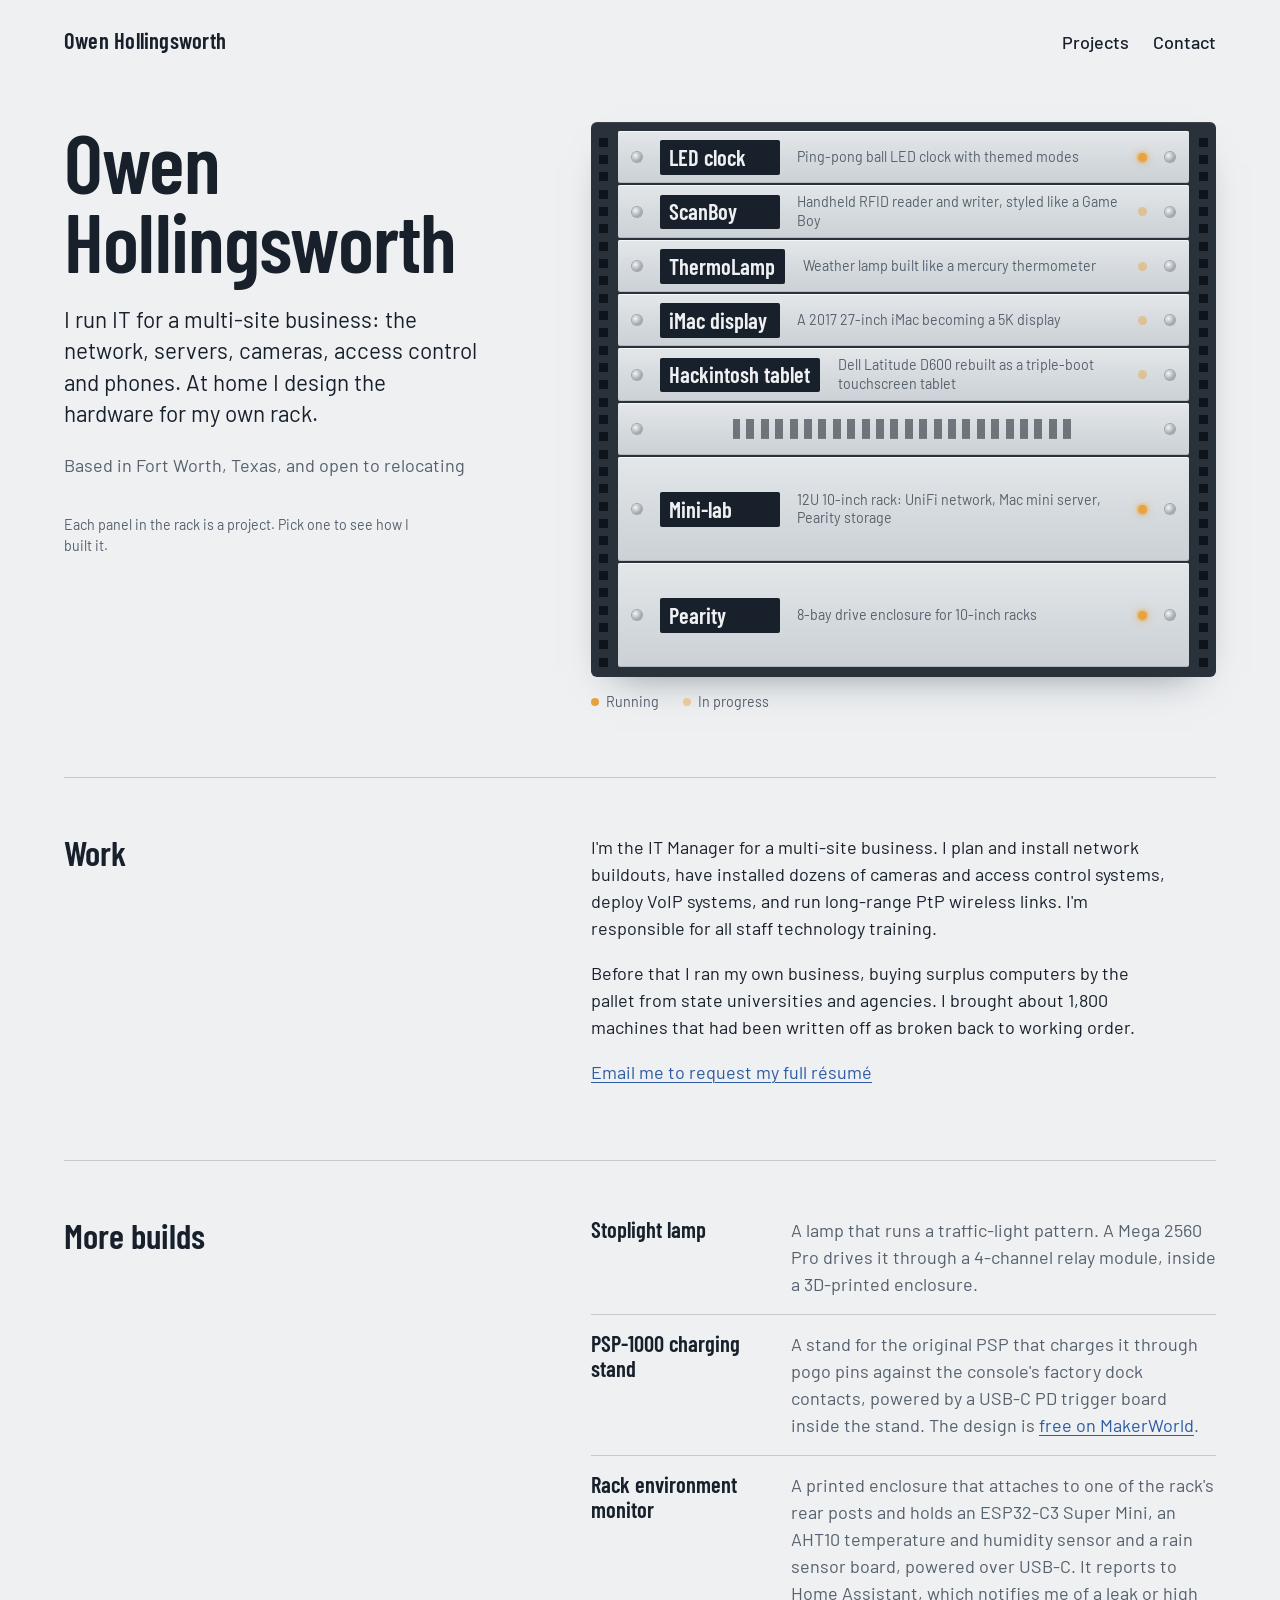
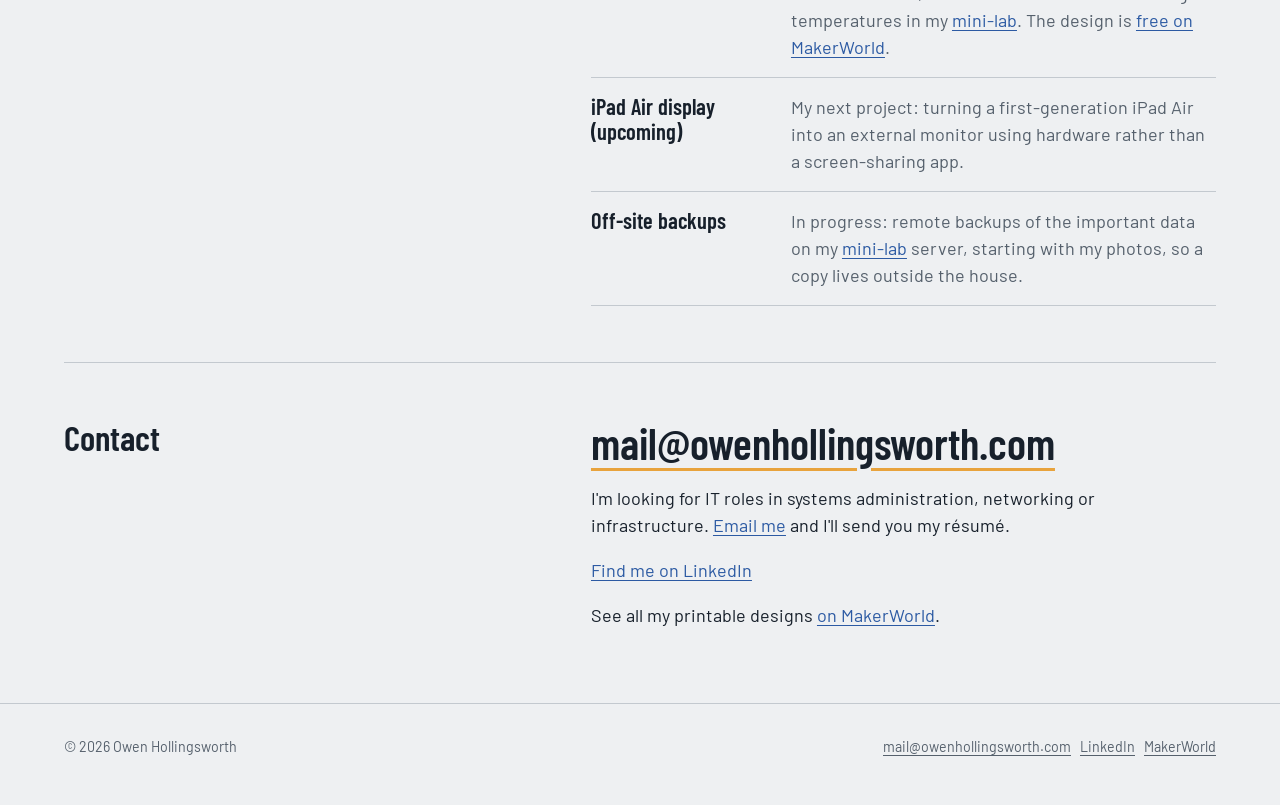
<file: index.html>
<!doctype html>
<html lang="en">
<head>
<meta charset="utf-8">
<meta name="viewport" content="width=device-width, initial-scale=1">
<title>Owen Hollingsworth | IT systems administrator</title>
<link rel="canonical" href="https://owenhollingsworth.com/">
<meta property="og:type" content="website">
<meta property="og:site_name" content="Owen Hollingsworth">
<meta property="og:title" content="Owen Hollingsworth | IT systems administrator">
<meta property="og:description" content="Owen Hollingsworth: IT generalist and systems administrator. Projects and home lab.">
<meta property="og:url" content="https://owenhollingsworth.com/">
<meta property="og:image" content="https://owenhollingsworth.com/images/og/home.jpg">
<meta property="og:image:alt" content="Owen Hollingsworth | IT systems administrator">
<meta property="og:image:width" content="1200">
<meta property="og:image:height" content="630">
<meta name="twitter:card" content="summary_large_image">
<meta name="description" content="Owen Hollingsworth: IT generalist and systems administrator. Projects and home lab.">
<link rel="preload" href="/fonts/barlow-latin-400-normal.woff2" as="font" type="font/woff2" crossorigin>
<link rel="preload" href="/fonts/barlow-condensed-latin-600-normal.woff2" as="font" type="font/woff2" crossorigin>
<link rel="stylesheet" href="/style.css">
<link rel="icon" href="/favicon.svg" type="image/svg+xml">
</head>
<body>
<header class="site-head"><div class="wrap">
<a class="site-name" href="/">Owen Hollingsworth</a>
<nav class="site-nav" aria-label="Main"><a href="/#projects">Projects</a><a href="/#contact">Contact</a></nav>
</div></header>
<main>

<div class="wrap">
<section class="hero" id="projects" aria-labelledby="hero-title">
<div>
<h1 id="hero-title">Owen Hollingsworth</h1>
<p class="lede">I run IT for a multi-site business: the network, servers, cameras, access control and phones. At home I design the hardware for my own rack.</p>
<ul class="facts">
<li>Based in Fort Worth, Texas, and open to relocating</li>
</ul>
<p class="hint">Each panel in the rack is a project. Pick one to see how I built it.</p>
</div>
<div><nav class="rack" aria-label="Projects"><ol><li class="unit" data-u="1"><a href="/projects/led-clock.html"><span class="plate">LED clock</span><span class="what">Ping-pong ball LED clock with themed modes</span><span class="led on" style="--i:0" role="img" aria-label="running"></span></a></li><li class="unit" data-u="1"><a href="/projects/scanboy.html"><span class="plate">ScanBoy</span><span class="what">Handheld RFID reader and writer, styled like a Game Boy</span><span class="led wip" style="--i:1" role="img" aria-label="in progress"></span></a></li><li class="unit" data-u="1"><a href="/projects/thermolamp.html"><span class="plate">ThermoLamp</span><span class="what">Weather lamp built like a mercury thermometer</span><span class="led wip" style="--i:2" role="img" aria-label="in progress"></span></a></li><li class="unit" data-u="1"><a href="/projects/imac-display.html"><span class="plate">iMac display</span><span class="what">A 2017 27-inch iMac becoming a 5K display</span><span class="led wip" style="--i:3" role="img" aria-label="in progress"></span></a></li><li class="unit" data-u="1"><a href="/projects/hackintosh-tablet.html"><span class="plate">Hackintosh tablet</span><span class="what">Dell Latitude D600 rebuilt as a triple-boot touchscreen tablet</span><span class="led wip" style="--i:4" role="img" aria-label="in progress"></span></a></li><li class="unit" aria-hidden="true"><div class="blank"><span></span></div></li><li class="unit" data-u="2"><a href="/projects/mini-lab.html"><span class="plate">Mini-lab</span><span class="what">12U 10-inch rack: UniFi network, Mac mini server, Pearity storage</span><span class="led on" style="--i:5" role="img" aria-label="running"></span></a></li><li class="unit" data-u="2"><a href="/projects/pearity.html"><span class="plate">Pearity</span><span class="what">8-bay drive enclosure for 10-inch racks</span><span class="led on" style="--i:6" role="img" aria-label="running"></span></a></li></ol></nav><p class="rack-key"><span><span class="led" style="background:var(--led)"></span>Running</span><span><span class="led" style="background:var(--led);opacity:.45"></span>In progress</span></p></div>
</section>

<section class="band split" aria-labelledby="work-title">
<h2 id="work-title">Work</h2>
<div class="prose">
<p>I'm the IT Manager for a multi-site business. I plan and install network buildouts, have installed dozens of cameras and access control systems, deploy VoIP systems, and run long-range PtP wireless links. I'm responsible for all staff technology training.</p>
<p>Before that I ran my own business, buying surplus computers by the pallet from state universities and agencies. I brought about 1,800 machines that had been written off as broken back to working order.</p>
<p><a href="mailto:mail@owenhollingsworth.com?subject=R%C3%A9sum%C3%A9%20request">Email me to request my full résumé</a></p>
</div>
</section>

<section class="band split" aria-labelledby="more-title">
<h2 id="more-title">More builds</h2>
<ul class="builds"><li><strong>Stoplight lamp</strong><p>A lamp that runs a traffic-light pattern. A Mega 2560 Pro drives it through a 4-channel relay module, inside a 3D-printed enclosure.</p></li><li><strong>PSP-1000 charging stand</strong><p>A stand for the original PSP that charges it through pogo pins against the console's factory dock contacts, powered by a USB-C PD trigger board inside the stand. The design is <a href="https://makerworld.com/en/models/3503811">free on MakerWorld</a>.</p></li><li><strong>Rack environment monitor</strong><p>A printed enclosure that attaches to one of the rack's rear posts and holds an ESP32-C3 Super Mini, an AHT10 temperature and humidity sensor and a rain sensor board, powered over USB-C. It reports to Home Assistant, which notifies me of a leak or high temperatures in my <a href="/projects/mini-lab.html">mini-lab</a>. The design is <a href="https://makerworld.com/en/models/3586241">free on MakerWorld</a>.</p></li><li><strong>iPad Air display (upcoming)</strong><p>My next project: turning a first-generation iPad Air into an external monitor using hardware rather than a screen-sharing app.</p></li><li><strong>Off-site backups</strong><p>In progress: remote backups of the important data on my <a href="/projects/mini-lab.html">mini-lab</a> server, starting with my photos, so a copy lives outside the house.</p></li></ul>
</section>

<section class="band split" id="contact" aria-labelledby="contact-title">
<h2 id="contact-title">Contact</h2>
<div>
<p class="contact-line"><a href="mailto:mail@owenhollingsworth.com">mail@owenhollingsworth.com</a></p>
<p>I'm looking for IT roles in systems administration, networking or infrastructure. <a href="mailto:mail@owenhollingsworth.com?subject=R%C3%A9sum%C3%A9%20request">Email me</a> and I'll send you my résumé.</p>
<p><a href="https://www.linkedin.com/in/owen-hollingsworth-677b1444a/">Find me on LinkedIn</a></p>
<p>See all my printable designs <a href="https://makerworld.com/en/@hollowen">on MakerWorld</a>.</p>
</div>
</section>
</div>

</main>
<footer class="site-foot"><div class="wrap">
<span>© 2026 Owen Hollingsworth</span>
<span><a href="mailto:mail@owenhollingsworth.com">mail@owenhollingsworth.com</a> &nbsp; <a href="https://www.linkedin.com/in/owen-hollingsworth-677b1444a/">LinkedIn</a> &nbsp; <a href="https://makerworld.com/en/@hollowen">MakerWorld</a></span>
</div></footer>
</body>
</html>
</file>
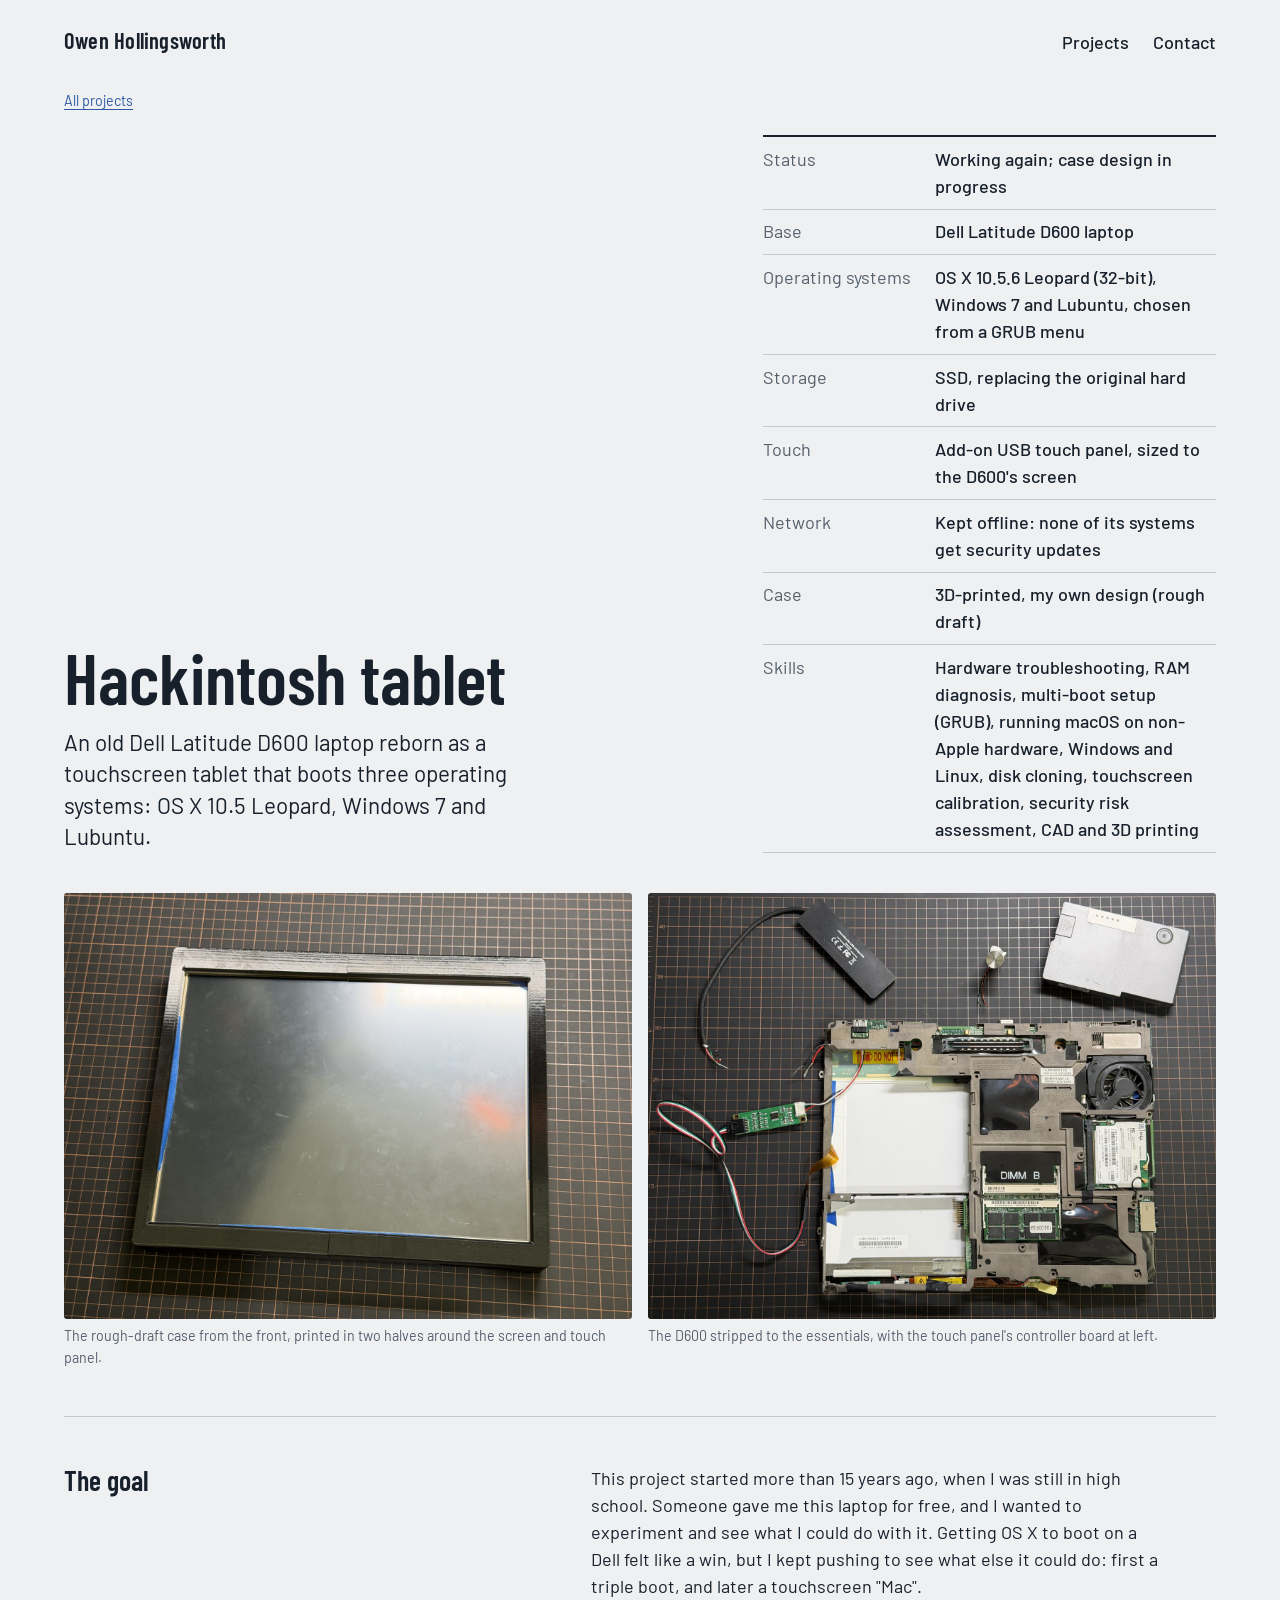
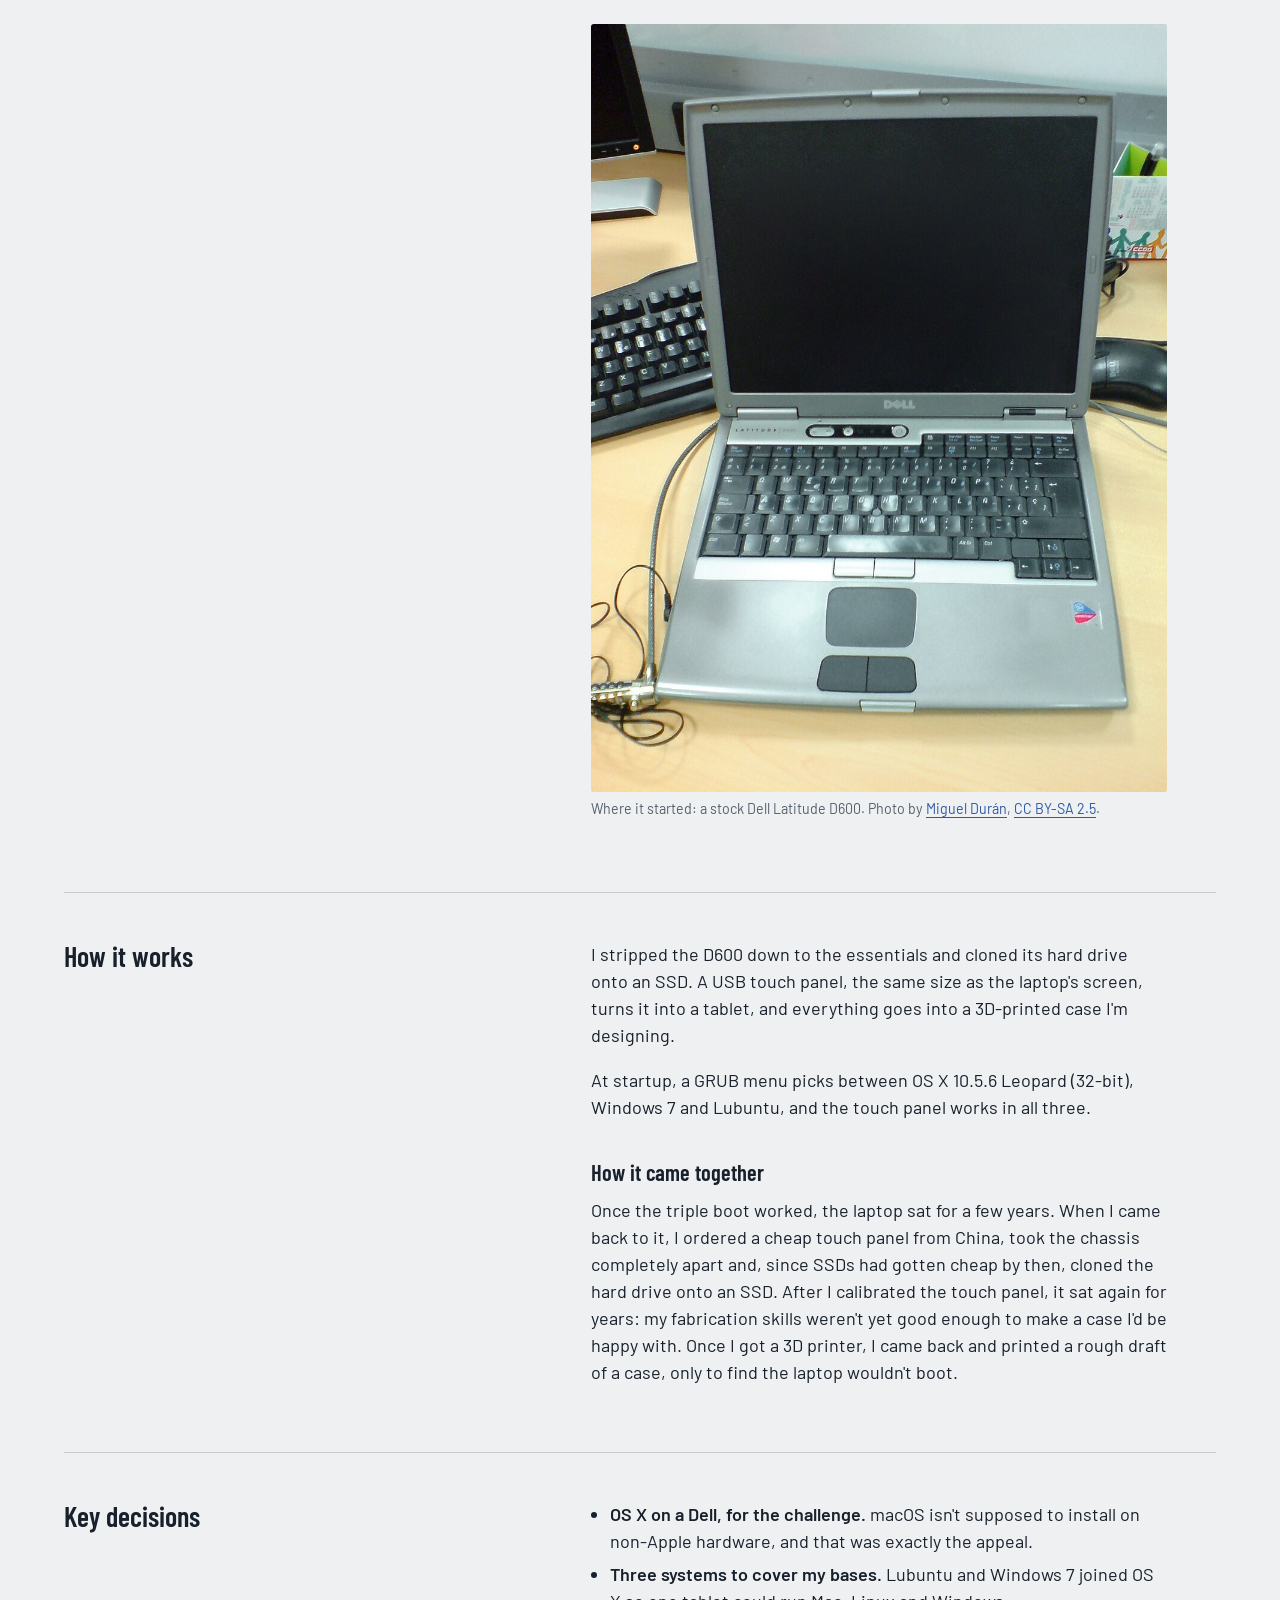
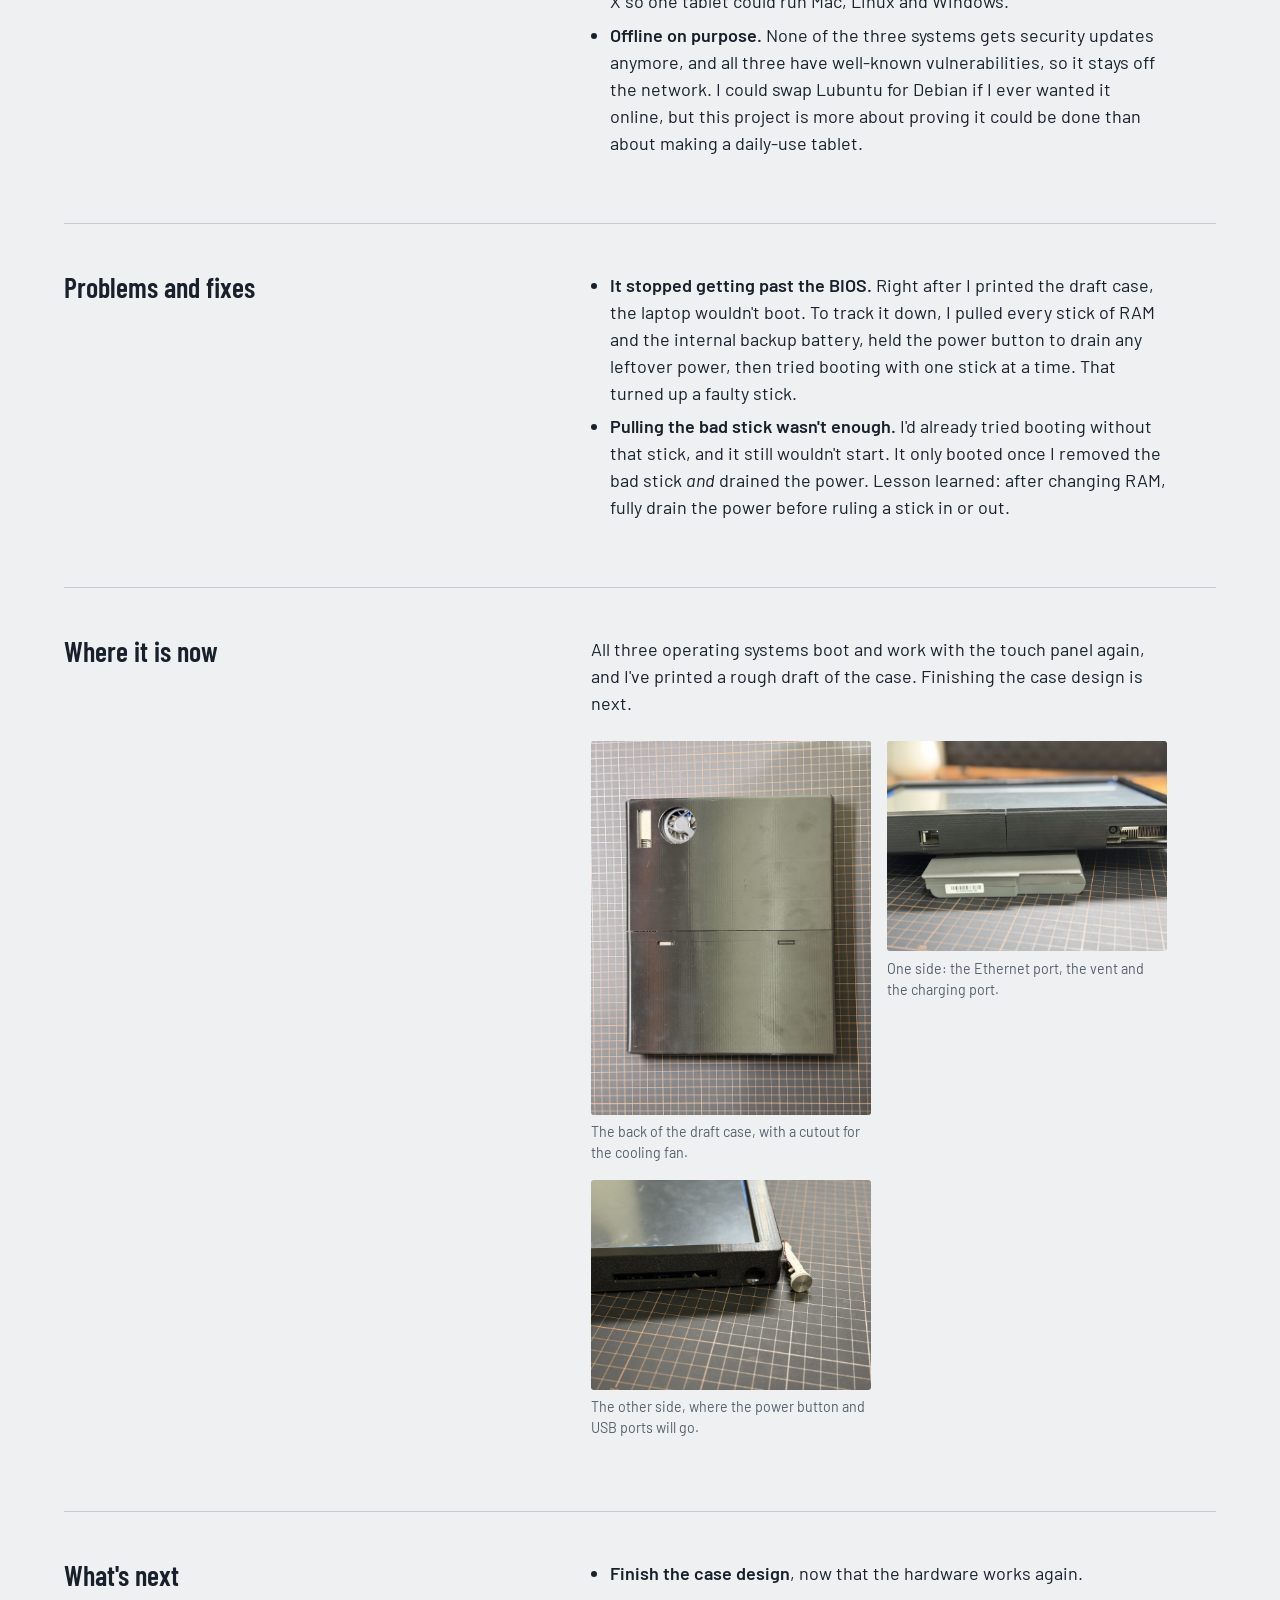
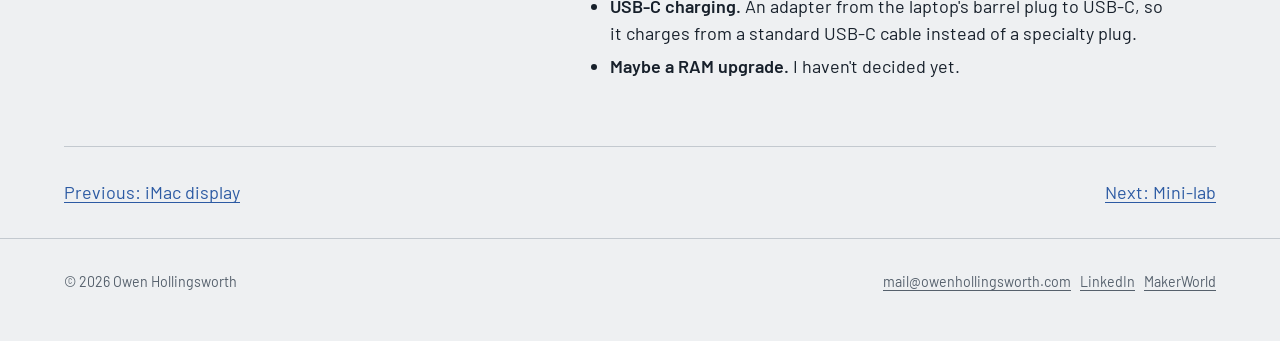
<file: projects/hackintosh-tablet.html>
<!doctype html>
<html lang="en">
<head>
<meta charset="utf-8">
<meta name="viewport" content="width=device-width, initial-scale=1">
<title>Hackintosh tablet | Owen Hollingsworth</title>
<link rel="canonical" href="https://owenhollingsworth.com/projects/hackintosh-tablet.html">
<meta property="og:type" content="website">
<meta property="og:site_name" content="Owen Hollingsworth">
<meta property="og:title" content="Hackintosh tablet | Owen Hollingsworth">
<meta property="og:description" content="An old Dell Latitude D600 laptop reborn as a touchscreen tablet that boots three operating systems: OS X 10.5 Leopard, Windows 7 and Lubuntu.">
<meta property="og:url" content="https://owenhollingsworth.com/projects/hackintosh-tablet.html">
<meta property="og:image" content="https://owenhollingsworth.com/images/og/hackintosh-tablet.jpg">
<meta property="og:image:alt" content="Hackintosh tablet | Owen Hollingsworth">
<meta property="og:image:width" content="1200">
<meta property="og:image:height" content="630">
<meta name="twitter:card" content="summary_large_image">
<meta name="description" content="An old Dell Latitude D600 laptop reborn as a touchscreen tablet that boots three operating systems: OS X 10.5 Leopard, Windows 7 and Lubuntu.">
<link rel="preload" href="/fonts/barlow-latin-400-normal.woff2" as="font" type="font/woff2" crossorigin>
<link rel="preload" href="/fonts/barlow-condensed-latin-600-normal.woff2" as="font" type="font/woff2" crossorigin>
<link rel="stylesheet" href="/style.css">
<link rel="icon" href="/favicon.svg" type="image/svg+xml">
</head>
<body>
<header class="site-head"><div class="wrap">
<a class="site-name" href="/">Owen Hollingsworth</a>
<nav class="site-nav" aria-label="Main"><a href="/#projects">Projects</a><a href="/#contact">Contact</a></nav>
</div></header>
<main>

<div class="wrap">
<p class="crumb"><a href="/#projects">All projects</a></p>
<header class="project-head">
<div><h1>Hackintosh tablet</h1><p class="lede">An old Dell Latitude D600 laptop reborn as a touchscreen tablet that boots three operating systems: OS X 10.5 Leopard, Windows 7 and Lubuntu.</p></div>
<dl class="spec"><dt>Status</dt><dd>Working again; case design in progress</dd><dt>Base</dt><dd>Dell Latitude D600 laptop</dd><dt>Operating systems</dt><dd>OS X 10.5.6 Leopard (32-bit), Windows 7 and Lubuntu, chosen from a GRUB menu</dd><dt>Storage</dt><dd>SSD, replacing the original hard drive</dd><dt>Touch</dt><dd>Add-on USB touch panel, sized to the D600's screen</dd><dt>Network</dt><dd>Kept offline: none of its systems get security updates</dd><dt>Case</dt><dd>3D-printed, my own design (rough draft)</dd><dt>Skills</dt><dd>Hardware troubleshooting, RAM diagnosis, multi-boot setup (GRUB), running macOS on non-Apple hardware, Windows and Linux, disk cloning, touchscreen calibration, security risk assessment, CAD and 3D printing</dd></dl>
</header>
<div class="gallery"><figure><a href="/images/hackintosh-tablet-01-front.jpg"><img src="/images/hackintosh-tablet-01-front.jpg" alt="A black 3D-printed tablet frame around a bare touchscreen, lying on a cutting mat." loading="lazy"></a><figcaption>The rough-draft case from the front, printed in two halves around the screen and touch panel.</figcaption></figure><figure><a href="/images/hackintosh-tablet-02-stripped.jpg"><img src="/images/hackintosh-tablet-02-stripped.jpg" alt="The Dell D600&#x27;s bare chassis on a cutting mat, showing the screen, RAM slots, fan and wireless card, with a small green controller board and its cables beside it and the battery at upper right." loading="lazy"></a><figcaption>The D600 stripped to the essentials, with the touch panel's controller board at left.</figcaption></figure></div>
<section class="body"><h2>The goal</h2><div class="prose"><p>This project started more than 15 years ago, when I was still in high school. Someone gave me this laptop for free, and I wanted to experiment and see what I could do with it. Getting OS X to boot on a Dell felt like a win, but I kept pushing to see what else it could do: first a triple boot, and later a touchscreen "Mac".</p><div class="figs"><figure><a href="/images/hackintosh-tablet-06-stock-d600.jpg"><img src="/images/hackintosh-tablet-06-stock-d600.jpg" alt="An unmodified silver Dell Latitude D600 laptop open on an office desk with its screen off, next to a keyboard and mouse." loading="lazy" class="whole"></a><figcaption>Where it started: a stock Dell Latitude D600. Photo by <a href="https://commons.wikimedia.org/wiki/User:Museo8bits">Miguel Durán</a>, <a href="https://creativecommons.org/licenses/by-sa/2.5/deed.en">CC BY-SA 2.5</a>.</figcaption></figure></div></div></section><section class="body"><h2>How it works</h2><div class="prose"><p>I stripped the D600 down to the essentials and cloned its hard drive onto an SSD. A USB touch panel, the same size as the laptop's screen, turns it into a tablet, and everything goes into a 3D-printed case I'm designing.</p><p>At startup, a GRUB menu picks between OS X 10.5.6 Leopard (32-bit), Windows 7 and Lubuntu, and the touch panel works in all three.</p><h3>How it came together</h3><p>Once the triple boot worked, the laptop sat for a few years. When I came back to it, I ordered a cheap touch panel from China, took the chassis completely apart and, since SSDs had gotten cheap by then, cloned the hard drive onto an SSD. After I calibrated the touch panel, it sat again for years: my fabrication skills weren't yet good enough to make a case I'd be happy with. Once I got a 3D printer, I came back and printed a rough draft of a case, only to find the laptop wouldn't boot.</p></div></section><section class="body"><h2>Key decisions</h2><div class="prose"><ul><li><strong>OS X on a Dell, for the challenge.</strong> macOS isn't supposed to install on non-Apple hardware, and that was exactly the appeal.</li><li><strong>Three systems to cover my bases.</strong> Lubuntu and Windows 7 joined OS X so one tablet could run Mac, Linux and Windows.</li><li><strong>Offline on purpose.</strong> None of the three systems gets security updates anymore, and all three have well-known vulnerabilities, so it stays off the network. I could swap Lubuntu for Debian if I ever wanted it online, but this project is more about proving it could be done than about making a daily-use tablet.</li></ul></div></section><section class="body"><h2>Problems and fixes</h2><div class="prose"><ul><li><strong>It stopped getting past the BIOS.</strong> Right after I printed the draft case, the laptop wouldn't boot. To track it down, I pulled every stick of RAM and the internal backup battery, held the power button to drain any leftover power, then tried booting with one stick at a time. That turned up a faulty stick.</li><li><strong>Pulling the bad stick wasn't enough.</strong> I'd already tried booting without that stick, and it still wouldn't start. It only booted once I removed the bad stick <em>and</em> drained the power. Lesson learned: after changing RAM, fully drain the power before ruling a stick in or out.</li></ul></div></section><section class="body"><h2>Where it is now</h2><div class="prose"><p>All three operating systems boot and work with the touch panel again, and I've printed a rough draft of the case. Finishing the case design is next.</p><div class="figs"><figure><a href="/images/hackintosh-tablet-03-back.jpg"><img src="/images/hackintosh-tablet-03-back.jpg" alt="The back of a black 3D-printed tablet case on a cutting mat, with a round cutout near one corner showing the laptop&#x27;s fan." loading="lazy" class="whole"></a><figcaption>The back of the draft case, with a cutout for the cooling fan.</figcaption></figure><figure><a href="/images/hackintosh-tablet-04-side-ports.jpg"><img src="/images/hackintosh-tablet-04-side-ports.jpg" alt="The edge of the black printed case, with an Ethernet port at left and a vent and round charging port at right, the laptop battery sticking out below." loading="lazy"></a><figcaption>One side: the Ethernet port, the vent and the charging port.</figcaption></figure><figure><a href="/images/hackintosh-tablet-05-side-button.jpg"><img src="/images/hackintosh-tablet-05-side-button.jpg" alt="A corner of the black printed case with a long slot and a round hole, next to a loose round metal power button on its wires." loading="lazy"></a><figcaption>The other side, where the power button and USB ports will go.</figcaption></figure></div></div></section><section class="body"><h2>What's next</h2><div class="prose"><ul><li><strong>Finish the case design</strong>, now that the hardware works again.</li><li><strong>USB-C charging.</strong> An adapter from the laptop's barrel plug to USB-C, so it charges from a standard USB-C cable instead of a specialty plug.</li><li><strong>Maybe a RAM upgrade.</strong> I haven't decided yet.</li></ul></div></section>

<nav class="next" aria-label="More projects"><a href="/projects/imac-display.html">Previous: iMac display</a><a href="/projects/mini-lab.html">Next: Mini-lab</a></nav>
</div>

</main>
<footer class="site-foot"><div class="wrap">
<span>© 2026 Owen Hollingsworth</span>
<span><a href="mailto:mail@owenhollingsworth.com">mail@owenhollingsworth.com</a> &nbsp; <a href="https://www.linkedin.com/in/owen-hollingsworth-677b1444a/">LinkedIn</a> &nbsp; <a href="https://makerworld.com/en/@hollowen">MakerWorld</a></span>
</div></footer>
</body>
</html>
</file>
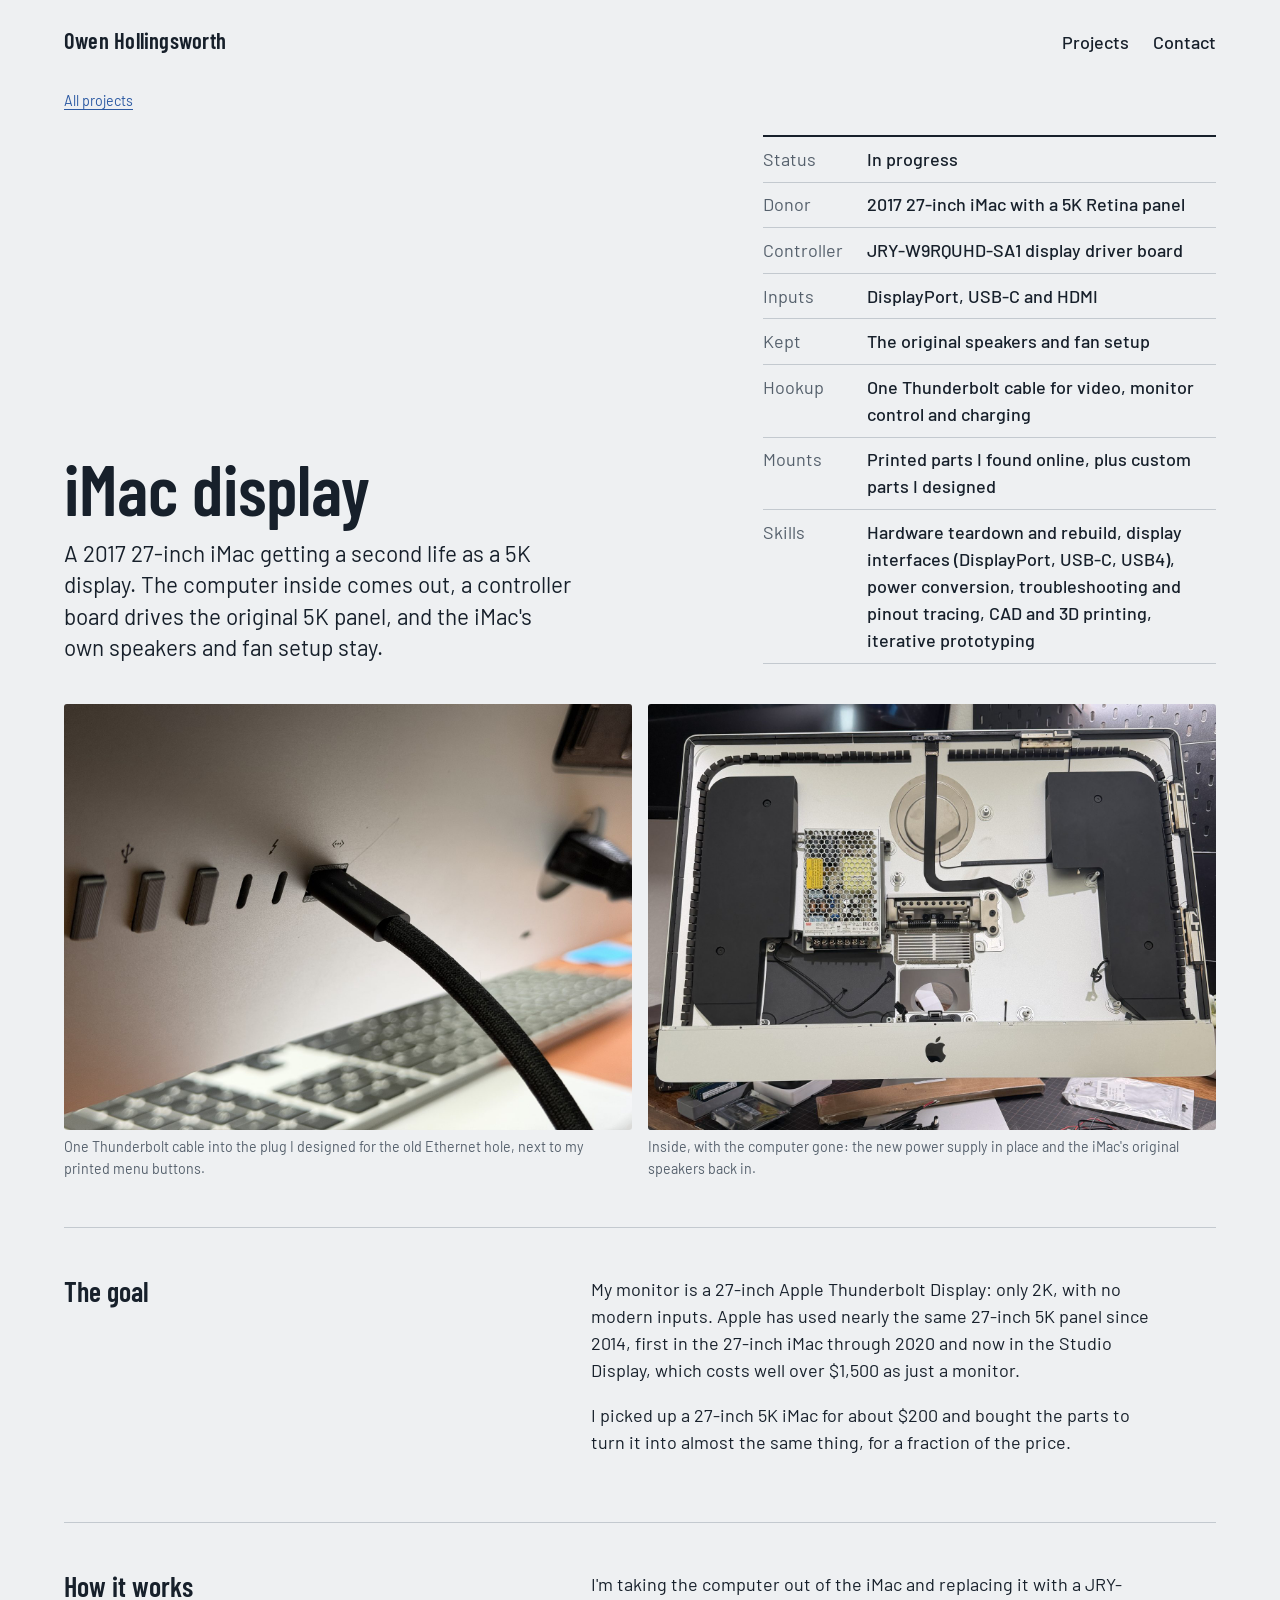
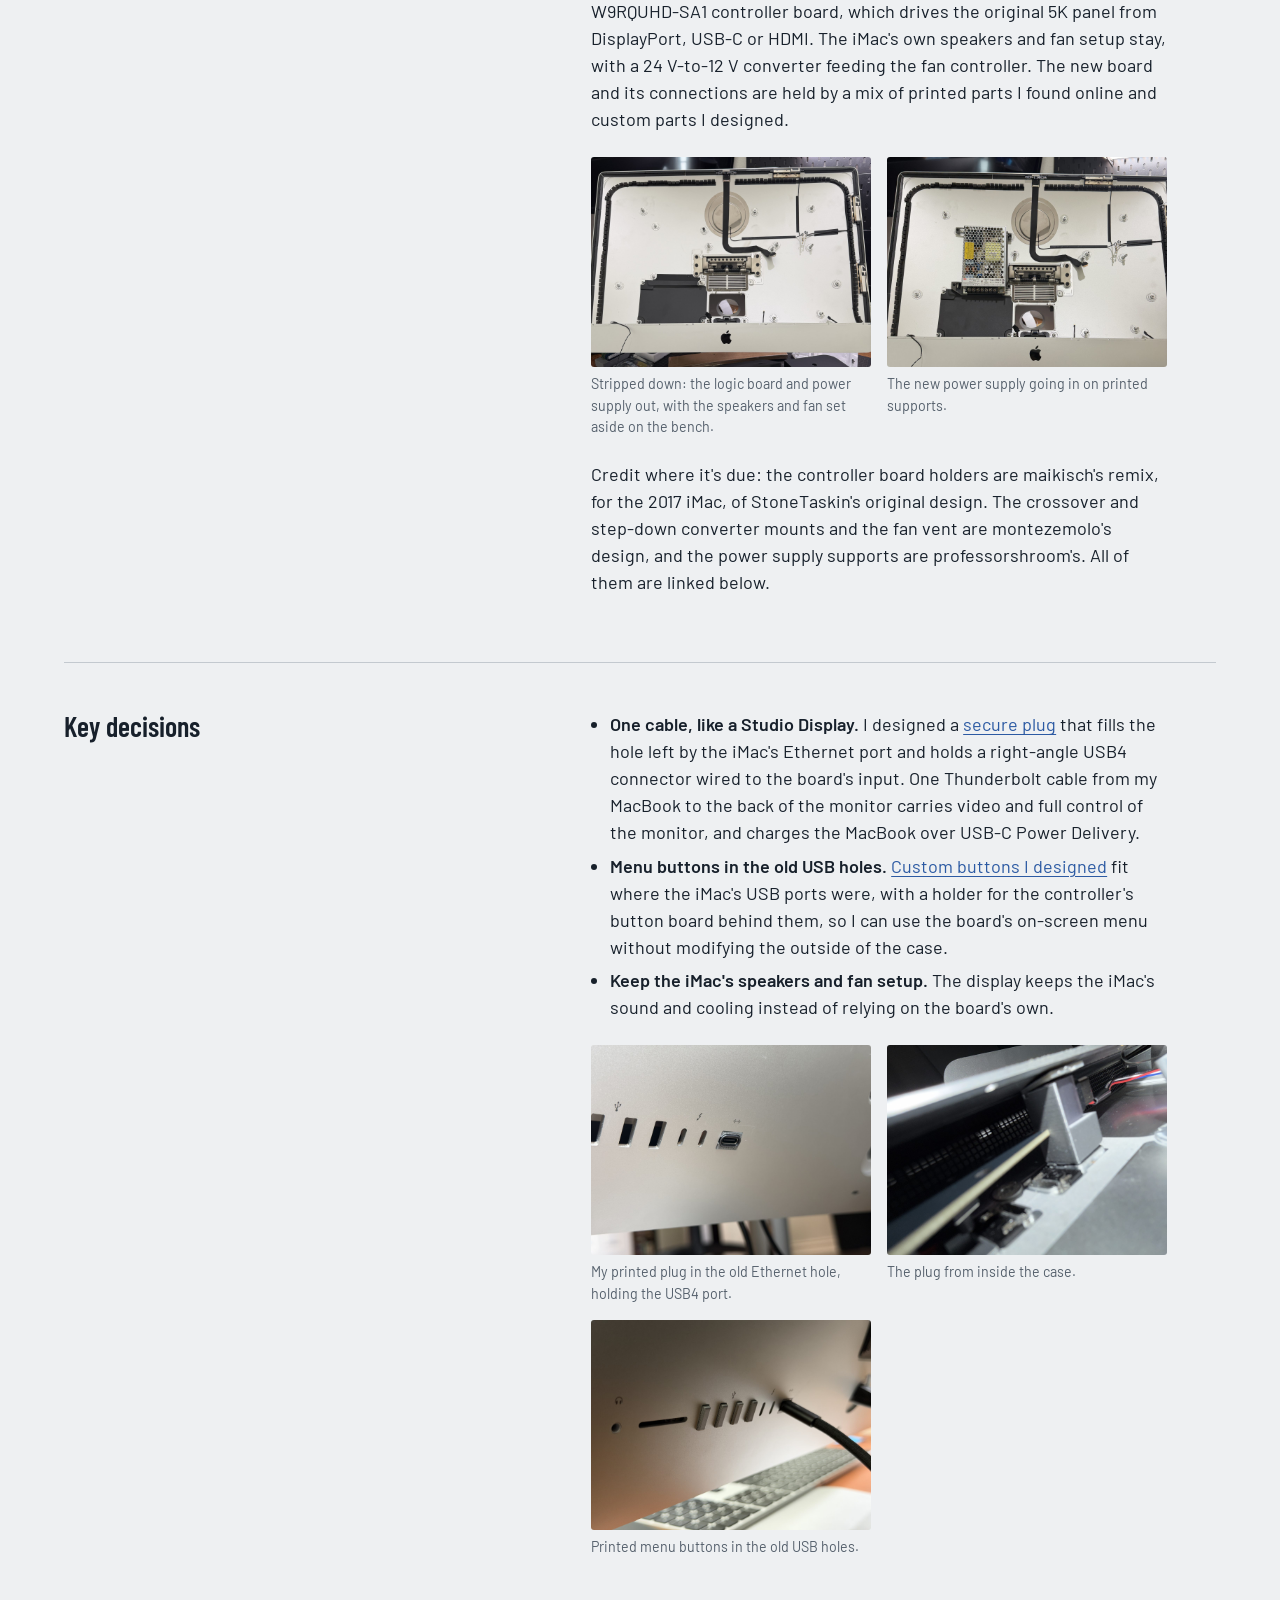
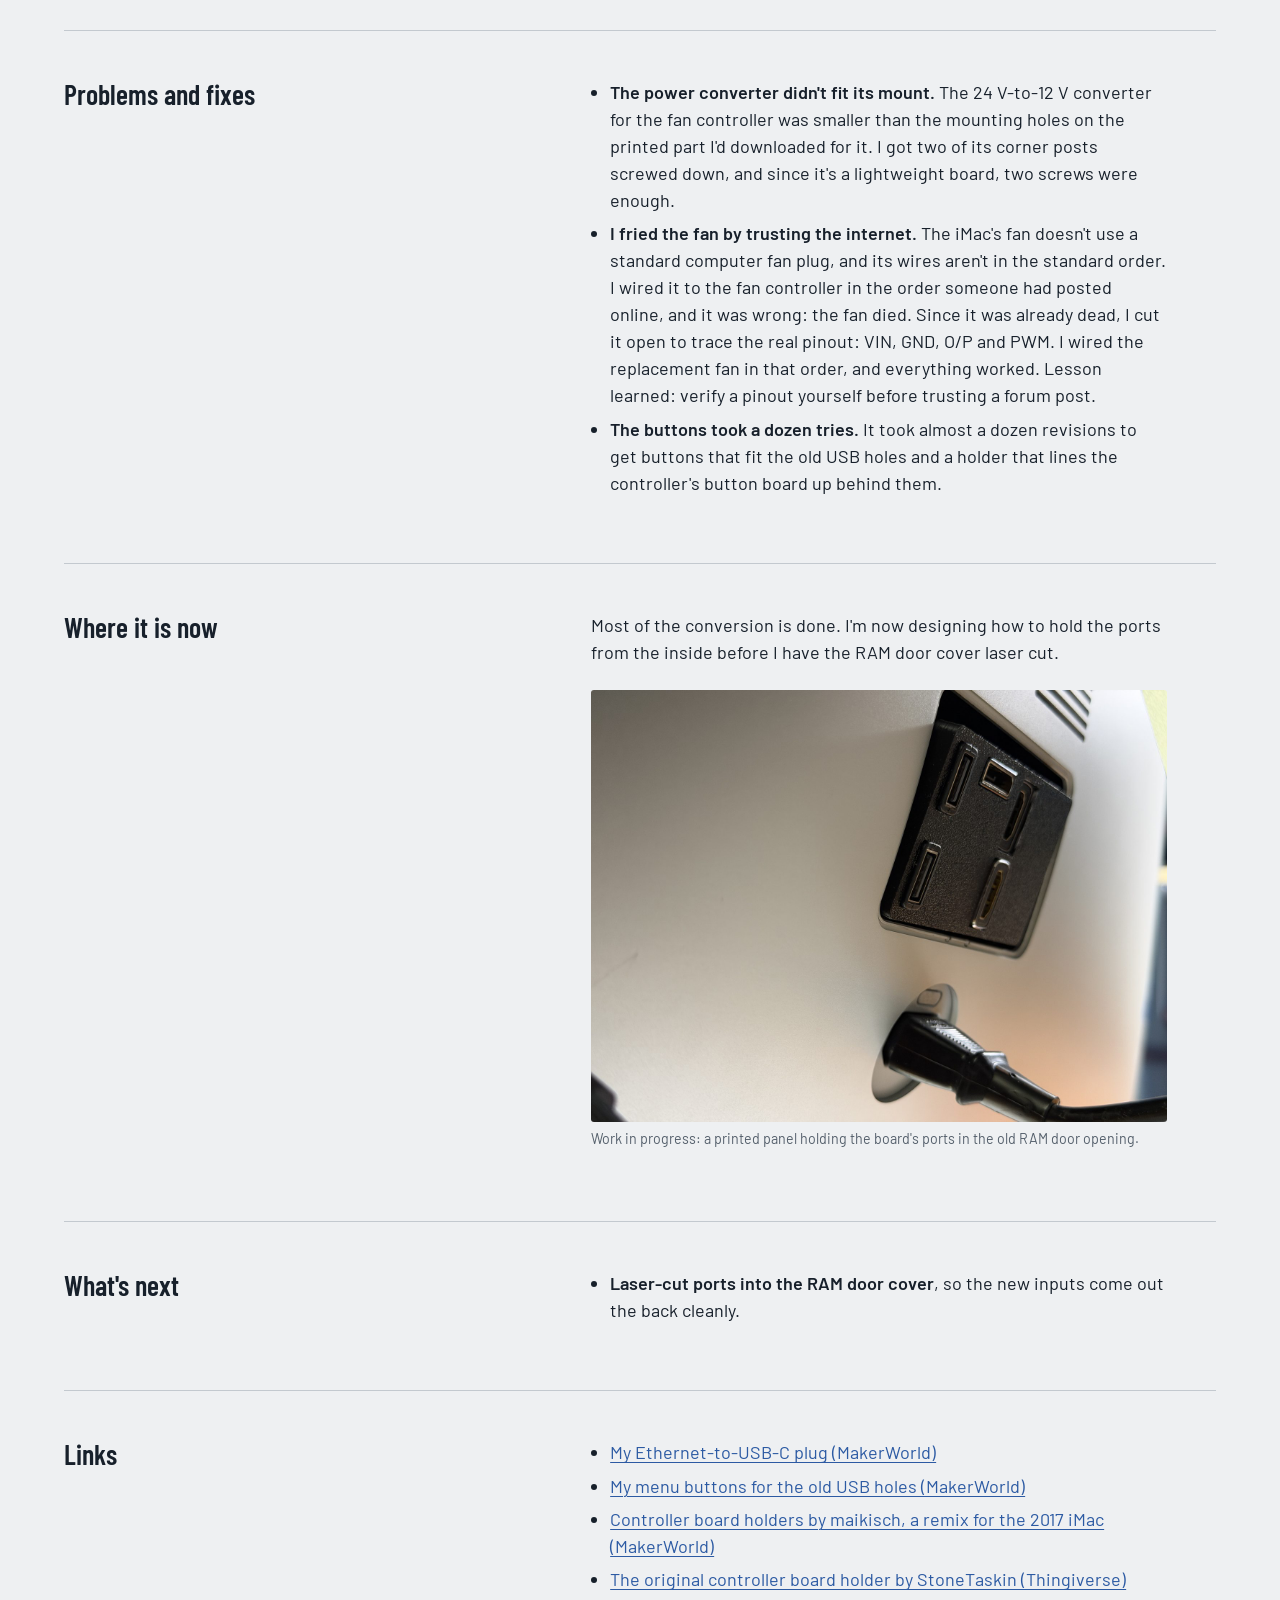
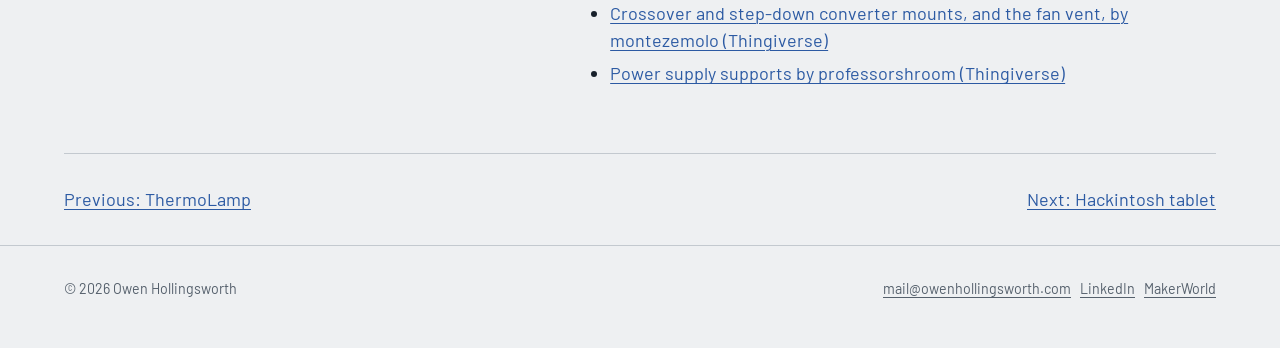
<file: projects/imac-display.html>
<!doctype html>
<html lang="en">
<head>
<meta charset="utf-8">
<meta name="viewport" content="width=device-width, initial-scale=1">
<title>iMac display | Owen Hollingsworth</title>
<link rel="canonical" href="https://owenhollingsworth.com/projects/imac-display.html">
<meta property="og:type" content="website">
<meta property="og:site_name" content="Owen Hollingsworth">
<meta property="og:title" content="iMac display | Owen Hollingsworth">
<meta property="og:description" content="A 2017 27-inch iMac getting a second life as a 5K display. The computer inside comes out, a controller board drives the original 5K panel, and the iMac&#x27;s own speakers and fan setup stay.">
<meta property="og:url" content="https://owenhollingsworth.com/projects/imac-display.html">
<meta property="og:image" content="https://owenhollingsworth.com/images/og/imac-display.jpg">
<meta property="og:image:alt" content="iMac display | Owen Hollingsworth">
<meta property="og:image:width" content="1200">
<meta property="og:image:height" content="630">
<meta name="twitter:card" content="summary_large_image">
<meta name="description" content="A 2017 27-inch iMac getting a second life as a 5K display. The computer inside comes out, a controller board drives the original 5K panel, and the iMac&#x27;s own speakers and fan setup stay.">
<link rel="preload" href="/fonts/barlow-latin-400-normal.woff2" as="font" type="font/woff2" crossorigin>
<link rel="preload" href="/fonts/barlow-condensed-latin-600-normal.woff2" as="font" type="font/woff2" crossorigin>
<link rel="stylesheet" href="/style.css">
<link rel="icon" href="/favicon.svg" type="image/svg+xml">
</head>
<body>
<header class="site-head"><div class="wrap">
<a class="site-name" href="/">Owen Hollingsworth</a>
<nav class="site-nav" aria-label="Main"><a href="/#projects">Projects</a><a href="/#contact">Contact</a></nav>
</div></header>
<main>

<div class="wrap">
<p class="crumb"><a href="/#projects">All projects</a></p>
<header class="project-head">
<div><h1>iMac display</h1><p class="lede">A 2017 27-inch iMac getting a second life as a 5K display. The computer inside comes out, a controller board drives the original 5K panel, and the iMac's own speakers and fan setup stay.</p></div>
<dl class="spec"><dt>Status</dt><dd>In progress</dd><dt>Donor</dt><dd>2017 27-inch iMac with a 5K Retina panel</dd><dt>Controller</dt><dd>JRY-W9RQUHD-SA1 display driver board</dd><dt>Inputs</dt><dd>DisplayPort, USB-C and HDMI</dd><dt>Kept</dt><dd>The original speakers and fan setup</dd><dt>Hookup</dt><dd>One Thunderbolt cable for video, monitor control and charging</dd><dt>Mounts</dt><dd>Printed parts I found online, plus custom parts I designed</dd><dt>Skills</dt><dd>Hardware teardown and rebuild, display interfaces (DisplayPort, USB-C, USB4), power conversion, troubleshooting and pinout tracing, CAD and 3D printing, iterative prototyping</dd></dl>
</header>
<div class="gallery"><figure><a href="/images/imac-display-01-one-cable.jpg"><img src="/images/imac-display-01-one-cable.jpg" alt="The back of a silver iMac with a black braided Thunderbolt cable plugged into a USB-C port where the Ethernet port used to be, beside three gray printed buttons in the old USB slots." loading="lazy"></a><figcaption>One Thunderbolt cable into the plug I designed for the old Ethernet hole, next to my printed menu buttons.</figcaption></figure><figure><a href="/images/imac-display-02-inside.jpg"><img src="/images/imac-display-02-inside.jpg" alt="The open iMac chassis lying on a workbench, with a silver mesh power supply mounted at upper left and the two black speaker housings on either side." loading="lazy"></a><figcaption>Inside, with the computer gone: the new power supply in place and the iMac's original speakers back in.</figcaption></figure></div>
<section class="body"><h2>The goal</h2><div class="prose"><p>My monitor is a 27-inch Apple Thunderbolt Display: only 2K, with no modern inputs. Apple has used nearly the same 27-inch 5K panel since 2014, first in the 27-inch iMac through 2020 and now in the Studio Display, which costs well over $1,500 as just a monitor.</p><p>I picked up a 27-inch 5K iMac for about $200 and bought the parts to turn it into almost the same thing, for a fraction of the price.</p></div></section><section class="body"><h2>How it works</h2><div class="prose"><p>I'm taking the computer out of the iMac and replacing it with a JRY-W9RQUHD-SA1 controller board, which drives the original 5K panel from DisplayPort, USB-C or HDMI. The iMac's own speakers and fan setup stay, with a 24 V-to-12 V converter feeding the fan controller. The new board and its connections are held by a mix of printed parts I found online and custom parts I designed.</p><div class="figs"><figure><a href="/images/imac-display-03-gutted.jpg"><img src="/images/imac-display-03-gutted.jpg" alt="The empty iMac chassis on a workbench, with the black speaker housings and the fan lying on the cutting mat in front of it." loading="lazy"></a><figcaption>Stripped down: the logic board and power supply out, with the speakers and fan set aside on the bench.</figcaption></figure><figure><a href="/images/imac-display-04-new-psu.jpg"><img src="/images/imac-display-04-new-psu.jpg" alt="The empty iMac chassis with a silver mesh power supply mounted at upper left." loading="lazy"></a><figcaption>The new power supply going in on printed supports.</figcaption></figure></div><p>Credit where it's due: the controller board holders are maikisch's remix, for the 2017 iMac, of StoneTaskin's original design. The crossover and step-down converter mounts and the fan vent are montezemolo's design, and the power supply supports are professorshroom's. All of them are linked below.</p></div></section><section class="body"><h2>Key decisions</h2><div class="prose"><ul><li><strong>One cable, like a Studio Display.</strong> I designed a <a href="https://makerworld.com/en/models/3590879">secure plug</a> that fills the hole left by the iMac's Ethernet port and holds a right-angle USB4 connector wired to the board's input. One Thunderbolt cable from my MacBook to the back of the monitor carries video and full control of the monitor, and charges the MacBook over USB-C Power Delivery.</li><li><strong>Menu buttons in the old USB holes.</strong> <a href="https://makerworld.com/en/models/3591024">Custom buttons I designed</a> fit where the iMac's USB ports were, with a holder for the controller's button board behind them, so I can use the board's on-screen menu without modifying the outside of the case.</li><li><strong>Keep the iMac's speakers and fan setup.</strong> The display keeps the iMac's sound and cooling instead of relying on the board's own.</li></ul><div class="figs"><figure><a href="/images/imac-display-05-usb4-plug.jpg"><img src="/images/imac-display-05-usb4-plug.jpg" alt="Close-up of the iMac&#x27;s back edge: a USB-C port set into a gray printed plug where the Ethernet port was, under the original Ethernet icon." loading="lazy"></a><figcaption>My printed plug in the old Ethernet hole, holding the USB4 port.</figcaption></figure><figure><a href="/images/imac-display-06-plug-inside.jpg"><img src="/images/imac-display-06-plug-inside.jpg" alt="Close-up inside the iMac&#x27;s lower edge, showing a gray printed part seated behind the old port opening." loading="lazy"></a><figcaption>The plug from inside the case.</figcaption></figure><figure><a href="/images/imac-display-07-buttons.jpg"><img src="/images/imac-display-07-buttons.jpg" alt="The back edge of the iMac with four gray printed buttons in the old USB slots, beside the headphone jack and SD card slot." loading="lazy"></a><figcaption>Printed menu buttons in the old USB holes.</figcaption></figure></div></div></section><section class="body"><h2>Problems and fixes</h2><div class="prose"><ul><li><strong>The power converter didn't fit its mount.</strong> The 24 V-to-12 V converter for the fan controller was smaller than the mounting holes on the printed part I'd downloaded for it. I got two of its corner posts screwed down, and since it's a lightweight board, two screws were enough.</li><li><strong>I fried the fan by trusting the internet.</strong> The iMac's fan doesn't use a standard computer fan plug, and its wires aren't in the standard order. I wired it to the fan controller in the order someone had posted online, and it was wrong: the fan died. Since it was already dead, I cut it open to trace the real pinout: VIN, GND, O/P and PWM. I wired the replacement fan in that order, and everything worked. Lesson learned: verify a pinout yourself before trusting a forum post.</li><li><strong>The buttons took a dozen tries.</strong> It took almost a dozen revisions to get buttons that fit the old USB holes and a holder that lines the controller's button board up behind them.</li></ul></div></section><section class="body"><h2>Where it is now</h2><div class="prose"><p>Most of the conversion is done. I'm now designing how to hold the ports from the inside before I have the RAM door cover laser cut.</p><div class="figs"><figure><a href="/images/imac-display-08-back-ports.jpg"><img src="/images/imac-display-08-back-ports.jpg" alt="The back of the iMac with a black printed panel in the RAM door opening, holding several display and USB ports, above the power cord." loading="lazy"></a><figcaption>Work in progress: a printed panel holding the board's ports in the old RAM door opening.</figcaption></figure></div></div></section><section class="body"><h2>What's next</h2><div class="prose"><ul><li><strong>Laser-cut ports into the RAM door cover</strong>, so the new inputs come out the back cleanly.</li></ul></div></section>
<section class="body"><h2>Links</h2><div class="prose"><ul><li><a href="https://makerworld.com/en/models/3590879">My Ethernet-to-USB-C plug (MakerWorld)</a></li><li><a href="https://makerworld.com/en/models/3591024">My menu buttons for the old USB holes (MakerWorld)</a></li><li><a href="https://makerworld.com/en/models/2209306">Controller board holders by maikisch, a remix for the 2017 iMac (MakerWorld)</a></li><li><a href="https://www.thingiverse.com/thing:7044482">The original controller board holder by StoneTaskin (Thingiverse)</a></li><li><a href="https://www.thingiverse.com/thing:7152190">Crossover and step-down converter mounts, and the fan vent, by montezemolo (Thingiverse)</a></li><li><a href="https://www.thingiverse.com/thing:7100773">Power supply supports by professorshroom (Thingiverse)</a></li></ul></div></section>
<nav class="next" aria-label="More projects"><a href="/projects/thermolamp.html">Previous: ThermoLamp</a><a href="/projects/hackintosh-tablet.html">Next: Hackintosh tablet</a></nav>
</div>

</main>
<footer class="site-foot"><div class="wrap">
<span>© 2026 Owen Hollingsworth</span>
<span><a href="mailto:mail@owenhollingsworth.com">mail@owenhollingsworth.com</a> &nbsp; <a href="https://www.linkedin.com/in/owen-hollingsworth-677b1444a/">LinkedIn</a> &nbsp; <a href="https://makerworld.com/en/@hollowen">MakerWorld</a></span>
</div></footer>
</body>
</html>
</file>
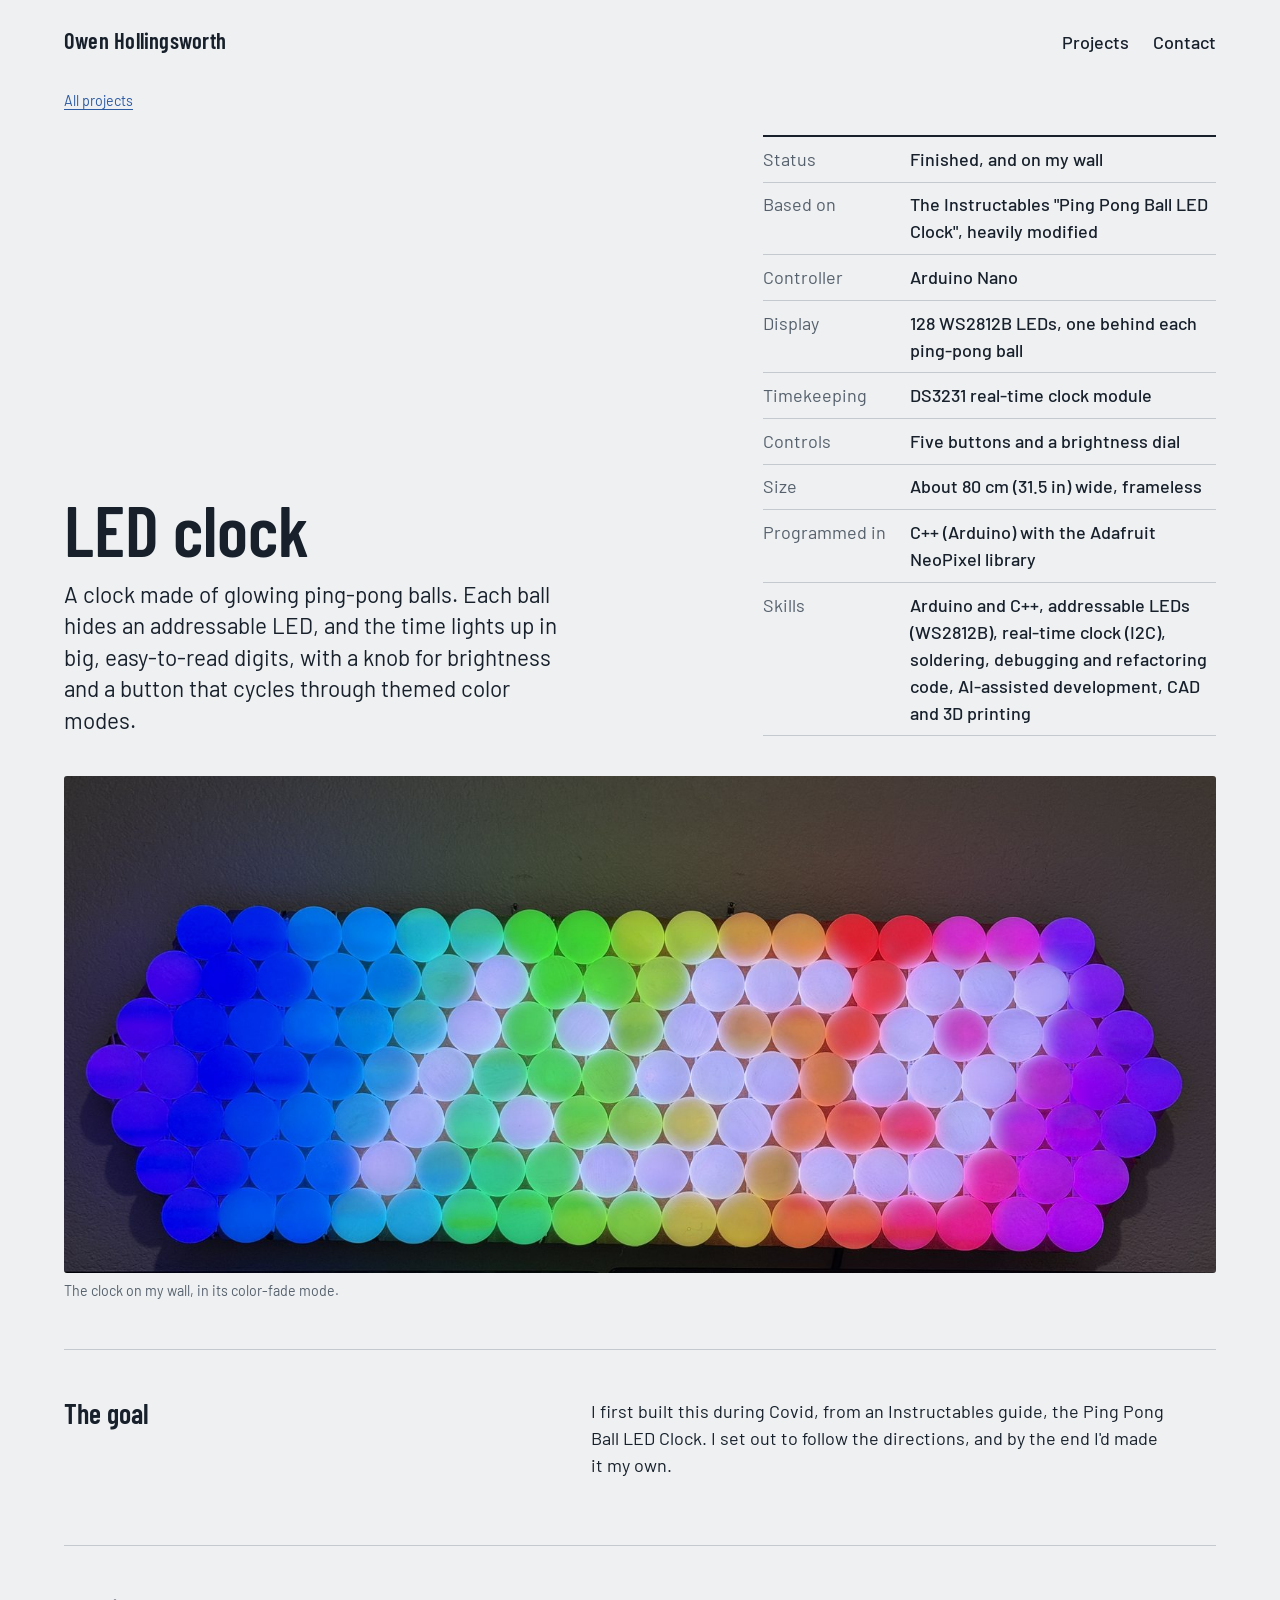
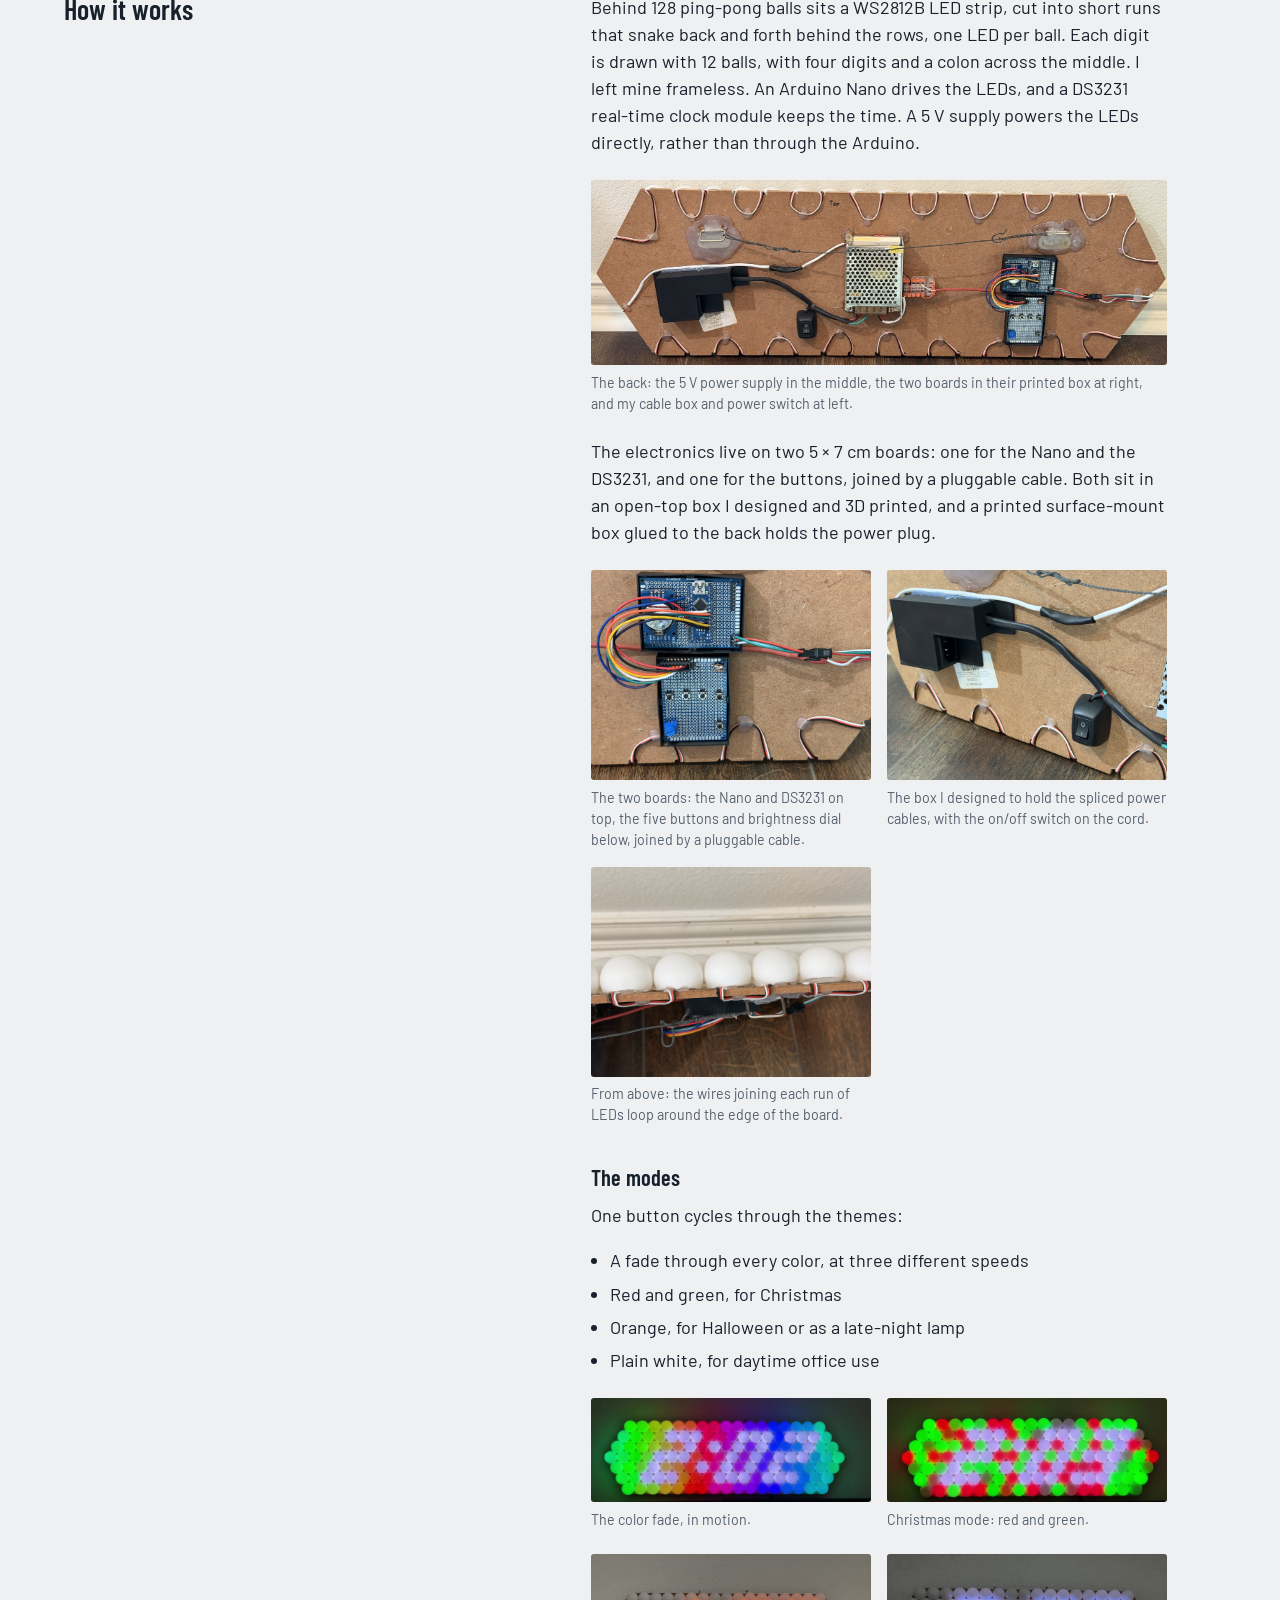
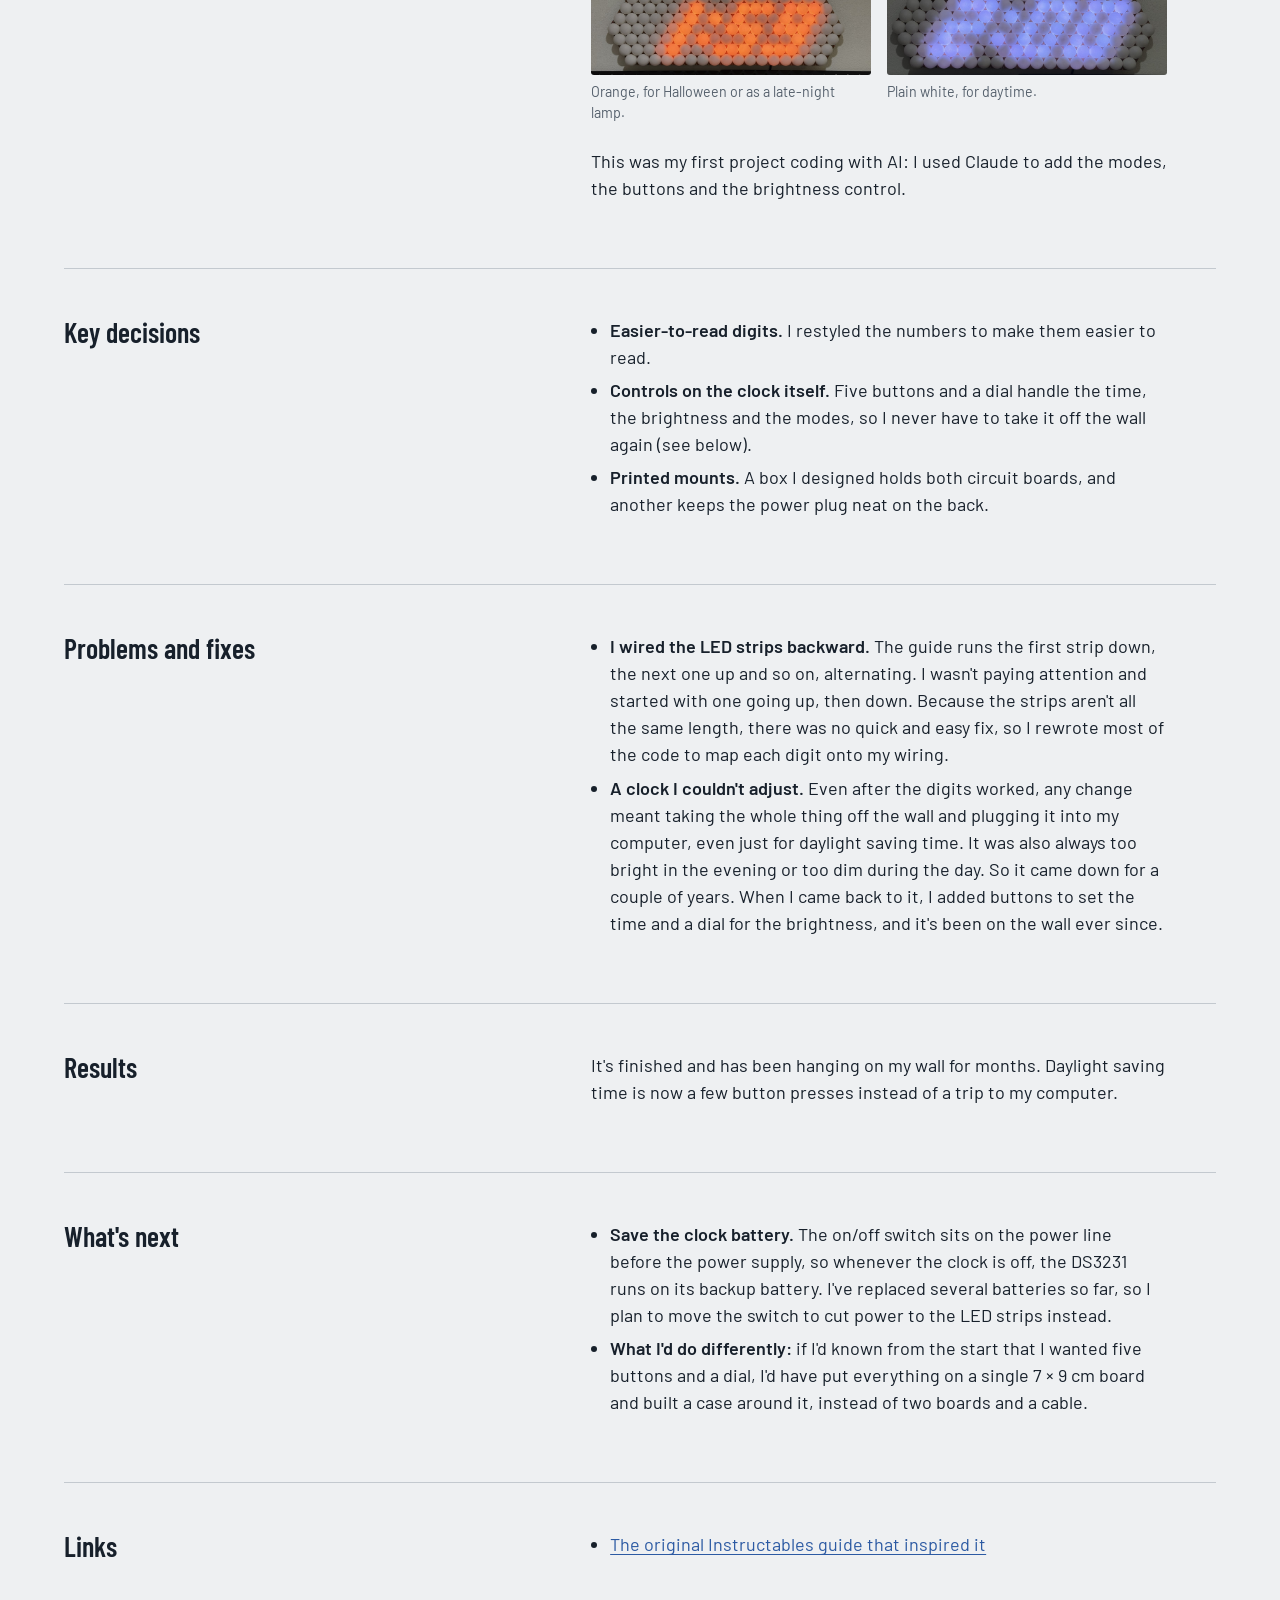
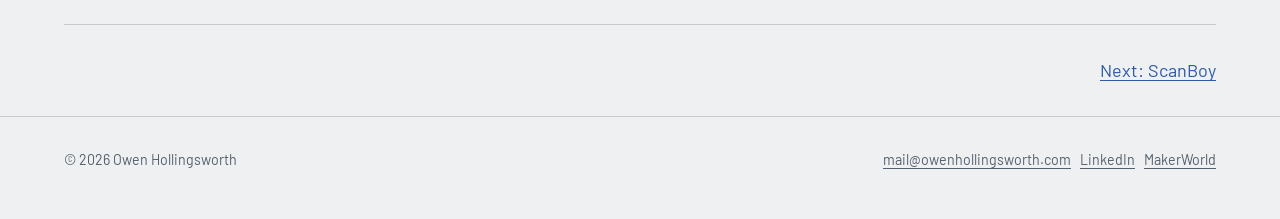
<file: projects/led-clock.html>
<!doctype html>
<html lang="en">
<head>
<meta charset="utf-8">
<meta name="viewport" content="width=device-width, initial-scale=1">
<title>LED clock | Owen Hollingsworth</title>
<link rel="canonical" href="https://owenhollingsworth.com/projects/led-clock.html">
<meta property="og:type" content="website">
<meta property="og:site_name" content="Owen Hollingsworth">
<meta property="og:title" content="LED clock | Owen Hollingsworth">
<meta property="og:description" content="A clock made of glowing ping-pong balls. Each ball hides an addressable LED, and the time lights up in big, easy-to-read digits, with a knob for brightness and a button that cycles through themed…">
<meta property="og:url" content="https://owenhollingsworth.com/projects/led-clock.html">
<meta property="og:image" content="https://owenhollingsworth.com/images/og/led-clock.jpg">
<meta property="og:image:alt" content="LED clock | Owen Hollingsworth">
<meta property="og:image:width" content="1200">
<meta property="og:image:height" content="630">
<meta name="twitter:card" content="summary_large_image">
<meta name="description" content="A clock made of glowing ping-pong balls. Each ball hides an addressable LED, and the time lights up in big, easy-to-read digits, with a knob for brightness and a button that cycles through themed…">
<link rel="preload" href="/fonts/barlow-latin-400-normal.woff2" as="font" type="font/woff2" crossorigin>
<link rel="preload" href="/fonts/barlow-condensed-latin-600-normal.woff2" as="font" type="font/woff2" crossorigin>
<link rel="stylesheet" href="/style.css">
<link rel="icon" href="/favicon.svg" type="image/svg+xml">
</head>
<body>
<header class="site-head"><div class="wrap">
<a class="site-name" href="/">Owen Hollingsworth</a>
<nav class="site-nav" aria-label="Main"><a href="/#projects">Projects</a><a href="/#contact">Contact</a></nav>
</div></header>
<main>

<div class="wrap">
<p class="crumb"><a href="/#projects">All projects</a></p>
<header class="project-head">
<div><h1>LED clock</h1><p class="lede">A clock made of glowing ping-pong balls. Each ball hides an addressable LED, and the time lights up in big, easy-to-read digits, with a knob for brightness and a button that cycles through themed color modes.</p></div>
<dl class="spec"><dt>Status</dt><dd>Finished, and on my wall</dd><dt>Based on</dt><dd>The Instructables "Ping Pong Ball LED Clock", heavily modified</dd><dt>Controller</dt><dd>Arduino Nano</dd><dt>Display</dt><dd>128 WS2812B LEDs, one behind each ping-pong ball</dd><dt>Timekeeping</dt><dd>DS3231 real-time clock module</dd><dt>Controls</dt><dd>Five buttons and a brightness dial</dd><dt>Size</dt><dd>About 80 cm (31.5 in) wide, frameless</dd><dt>Programmed in</dt><dd>C++ (Arduino) with the Adafruit NeoPixel library</dd><dt>Skills</dt><dd>Arduino and C++, addressable LEDs (WS2812B), real-time clock (I2C), soldering, debugging and refactoring code, AI-assisted development, CAD and 3D printing</dd></dl>
</header>
<div class="gallery"><figure><a href="/images/led-clock-01-rainbow.jpg"><img src="/images/led-clock-01-rainbow.jpg" alt="A wide, frameless wall clock made of white ping-pong balls in rows, glowing in a rainbow from blue to pink, with the time picked out in white digits." loading="lazy" class="whole"></a><figcaption>The clock on my wall, in its color-fade mode.</figcaption></figure></div>
<section class="body"><h2>The goal</h2><div class="prose"><p>I first built this during Covid, from an Instructables guide, the Ping Pong Ball LED Clock. I set out to follow the directions, and by the end I'd made it my own.</p></div></section><section class="body"><h2>How it works</h2><div class="prose"><p>Behind 128 ping-pong balls sits a WS2812B LED strip, cut into short runs that snake back and forth behind the rows, one LED per ball. Each digit is drawn with 12 balls, with four digits and a colon across the middle. I left mine frameless. An Arduino Nano drives the LEDs, and a DS3231 real-time clock module keeps the time. A 5 V supply powers the LEDs directly, rather than through the Arduino.</p><div class="figs"><figure><a href="/images/led-clock-05-back.jpg"><img src="/images/led-clock-05-back.jpg" alt="The back of the clock&#x27;s hexagonal hardboard panel, with a metal mesh power supply in the middle, two blue circuit boards in a black printed box at right, a black printed box and rocker switch at left, and red, white and black wires looping around the edges." loading="lazy" class="whole"></a><figcaption>The back: the 5 V power supply in the middle, the two boards in their printed box at right, and my cable box and power switch at left.</figcaption></figure></div><p>The electronics live on two 5 × 7 cm boards: one for the Nano and the DS3231, and one for the buttons, joined by a pluggable cable. Both sit in an open-top box I designed and 3D printed, and a printed surface-mount box glued to the back holds the power plug.</p><div class="figs"><figure><a href="/images/led-clock-06-boards.jpg"><img src="/images/led-clock-06-boards.jpg" alt="Two blue perfboards in a black printed box: the top one holds an Arduino Nano and a real-time clock module with a coin cell, the bottom one five push buttons and a small blue dial, joined by a bundle of colored jumper wires." loading="lazy"></a><figcaption>The two boards: the Nano and DS3231 on top, the five buttons and brightness dial below, joined by a pluggable cable.</figcaption></figure><figure><a href="/images/led-clock-07-cable-box.jpg"><img src="/images/led-clock-07-cable-box.jpg" alt="A black 3D-printed box glued to the back panel, with a power cord running out of it to an inline black rocker switch." loading="lazy"></a><figcaption>The box I designed to hold the spliced power cables, with the on/off switch on the cord.</figcaption></figure><figure><a href="/images/led-clock-08-top-edge.jpg"><img src="/images/led-clock-08-top-edge.jpg" alt="The clock&#x27;s top edge seen from above, with white ping-pong balls on the front of the board and short red, white and black wires looping around its edge." loading="lazy"></a><figcaption>From above: the wires joining each run of LEDs loop around the edge of the board.</figcaption></figure></div><h3>The modes</h3><p>One button cycles through the themes:</p><ul><li>A fade through every color, at three different speeds</li><li>Red and green, for Christmas</li><li>Orange, for Halloween or as a late-night lamp</li><li>Plain white, for daytime office use</li></ul><div class="figs"><figure><video src="/images/led-clock-rainbow.mp4" poster="/images/led-clock-rainbow-poster.jpg" autoplay muted loop playsinline preload="metadata" aria-label="The ping-pong ball clock with a rainbow of colors drifting across it while the time shows in white."></video><figcaption>The color fade, in motion.</figcaption></figure><figure><video src="/images/led-clock-christmas.mp4" poster="/images/led-clock-christmas-poster.jpg" autoplay muted loop playsinline preload="metadata" aria-label="The ping-pong ball clock lit in shifting red and green, with the time in white."></video><figcaption>Christmas mode: red and green.</figcaption></figure></div><div class="figs"><figure><a href="/images/led-clock-03-orange.jpg"><img src="/images/led-clock-03-orange.jpg" alt="The clock with only the digits lit in orange against unlit white balls." loading="lazy" class="whole"></a><figcaption>Orange, for Halloween or as a late-night lamp.</figcaption></figure><figure><a href="/images/led-clock-04-white.jpg"><img src="/images/led-clock-04-white.jpg" alt="The clock with only the digits lit in soft white against unlit balls." loading="lazy" class="whole"></a><figcaption>Plain white, for daytime.</figcaption></figure></div><p>This was my first project coding with AI: I used Claude to add the modes, the buttons and the brightness control.</p></div></section><section class="body"><h2>Key decisions</h2><div class="prose"><ul><li><strong>Easier-to-read digits.</strong> I restyled the numbers to make them easier to read.</li><li><strong>Controls on the clock itself.</strong> Five buttons and a dial handle the time, the brightness and the modes, so I never have to take it off the wall again (see below).</li><li><strong>Printed mounts.</strong> A box I designed holds both circuit boards, and another keeps the power plug neat on the back.</li></ul></div></section><section class="body"><h2>Problems and fixes</h2><div class="prose"><ul><li><strong>I wired the LED strips backward.</strong> The guide runs the first strip down, the next one up and so on, alternating. I wasn't paying attention and started with one going up, then down. Because the strips aren't all the same length, there was no quick and easy fix, so I rewrote most of the code to map each digit onto my wiring.</li><li><strong>A clock I couldn't adjust.</strong> Even after the digits worked, any change meant taking the whole thing off the wall and plugging it into my computer, even just for daylight saving time. It was also always too bright in the evening or too dim during the day. So it came down for a couple of years. When I came back to it, I added buttons to set the time and a dial for the brightness, and it's been on the wall ever since.</li></ul></div></section><section class="body"><h2>Results</h2><div class="prose"><p>It's finished and has been hanging on my wall for months. Daylight saving time is now a few button presses instead of a trip to my computer.</p></div></section><section class="body"><h2>What's next</h2><div class="prose"><ul><li><strong>Save the clock battery.</strong> The on/off switch sits on the power line before the power supply, so whenever the clock is off, the DS3231 runs on its backup battery. I've replaced several batteries so far, so I plan to move the switch to cut power to the LED strips instead.</li><li><strong>What I'd do differently:</strong> if I'd known from the start that I wanted five buttons and a dial, I'd have put everything on a single 7 × 9 cm board and built a case around it, instead of two boards and a cable.</li></ul></div></section>
<section class="body"><h2>Links</h2><div class="prose"><ul><li><a href="https://www.instructables.com/Ping-Pong-Ball-LED-Clock/">The original Instructables guide that inspired it</a></li></ul></div></section>
<nav class="next" aria-label="More projects"><span></span><a href="/projects/scanboy.html">Next: ScanBoy</a></nav>
</div>

</main>
<footer class="site-foot"><div class="wrap">
<span>© 2026 Owen Hollingsworth</span>
<span><a href="mailto:mail@owenhollingsworth.com">mail@owenhollingsworth.com</a> &nbsp; <a href="https://www.linkedin.com/in/owen-hollingsworth-677b1444a/">LinkedIn</a> &nbsp; <a href="https://makerworld.com/en/@hollowen">MakerWorld</a></span>
</div></footer>
</body>
</html>
</file>
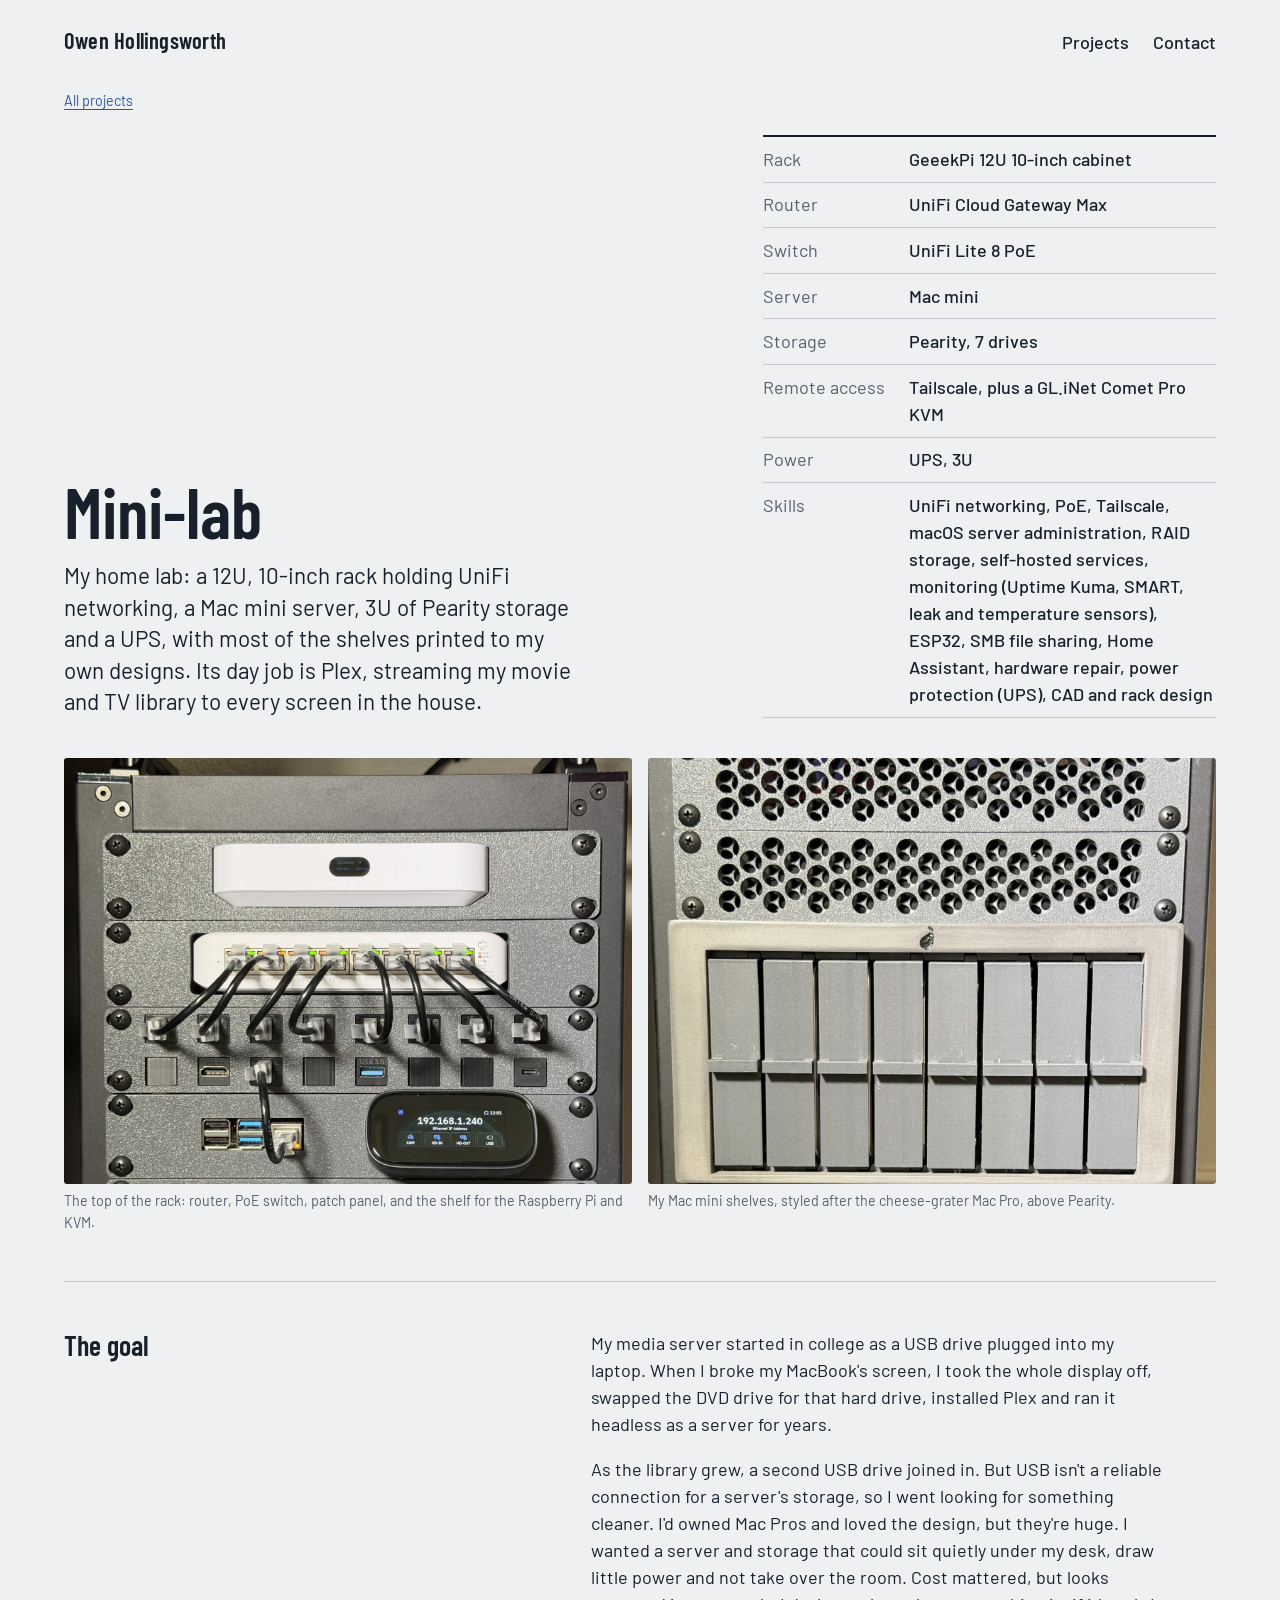
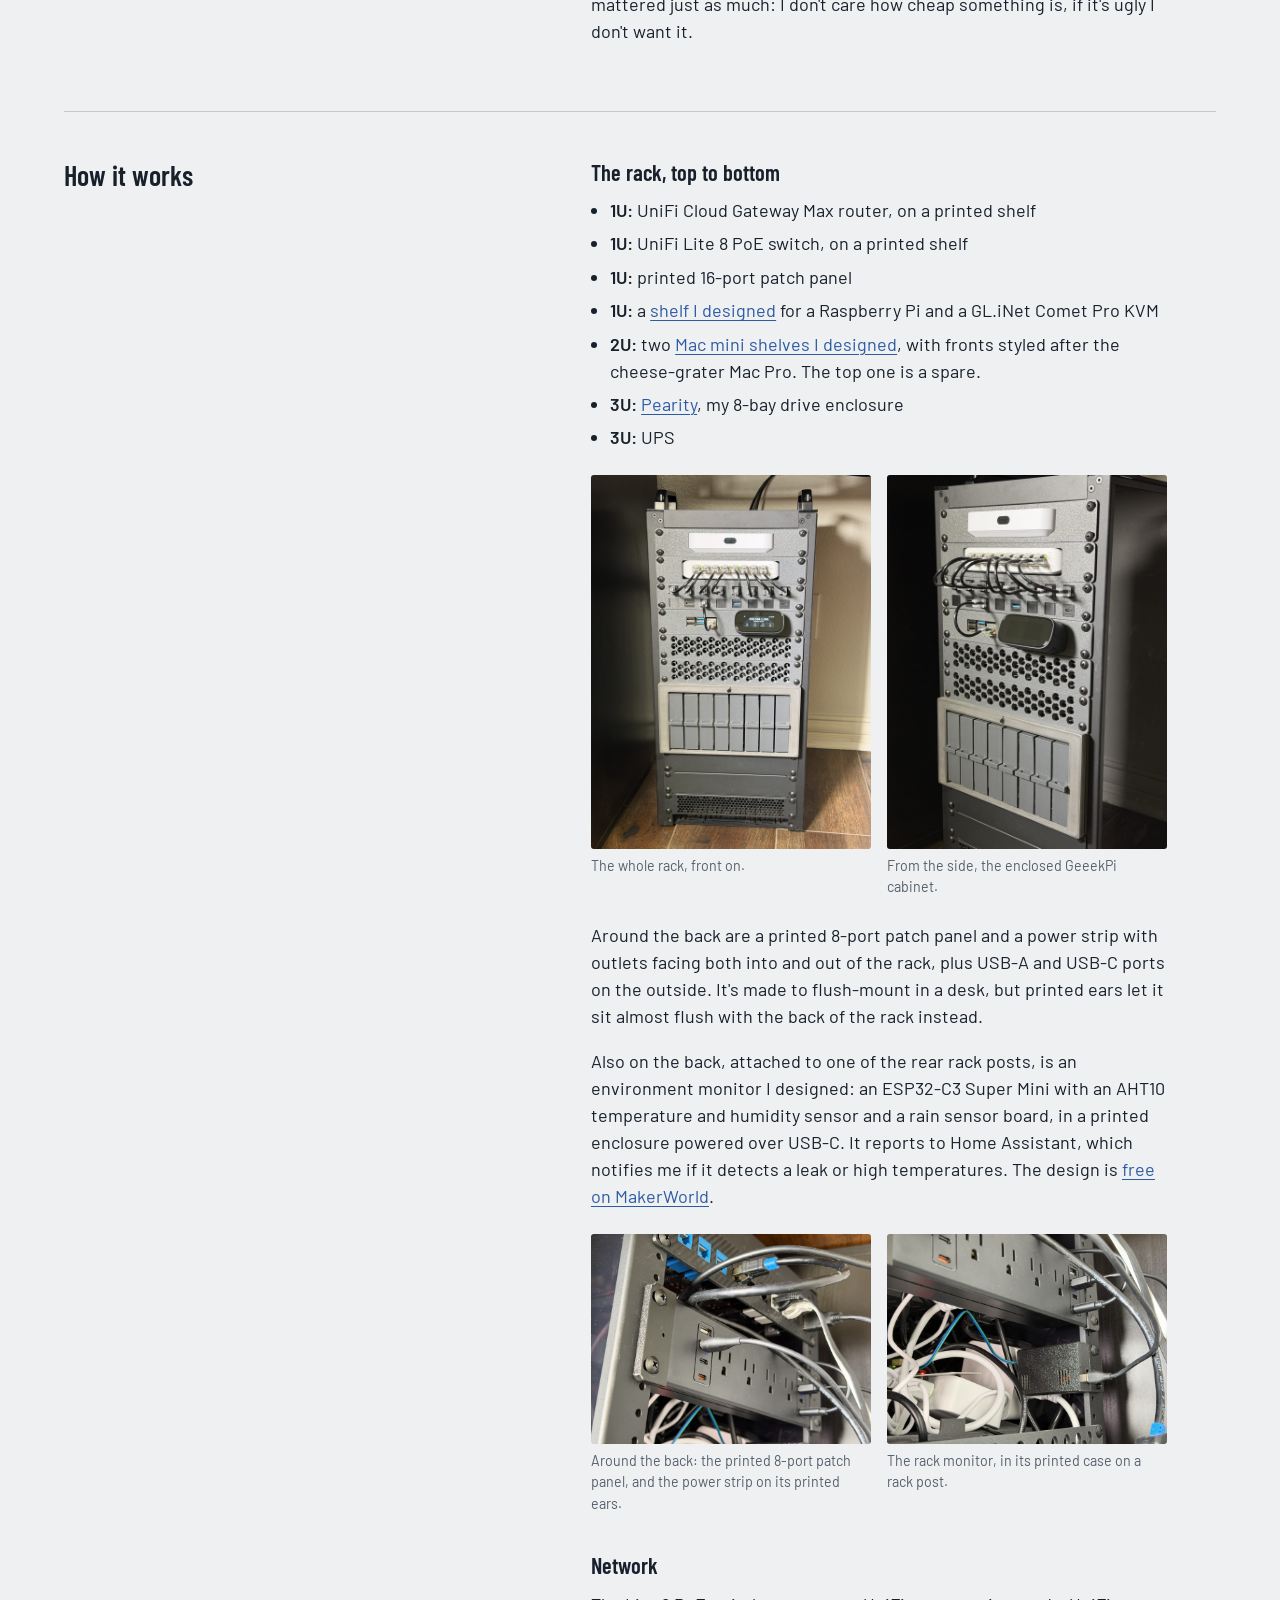
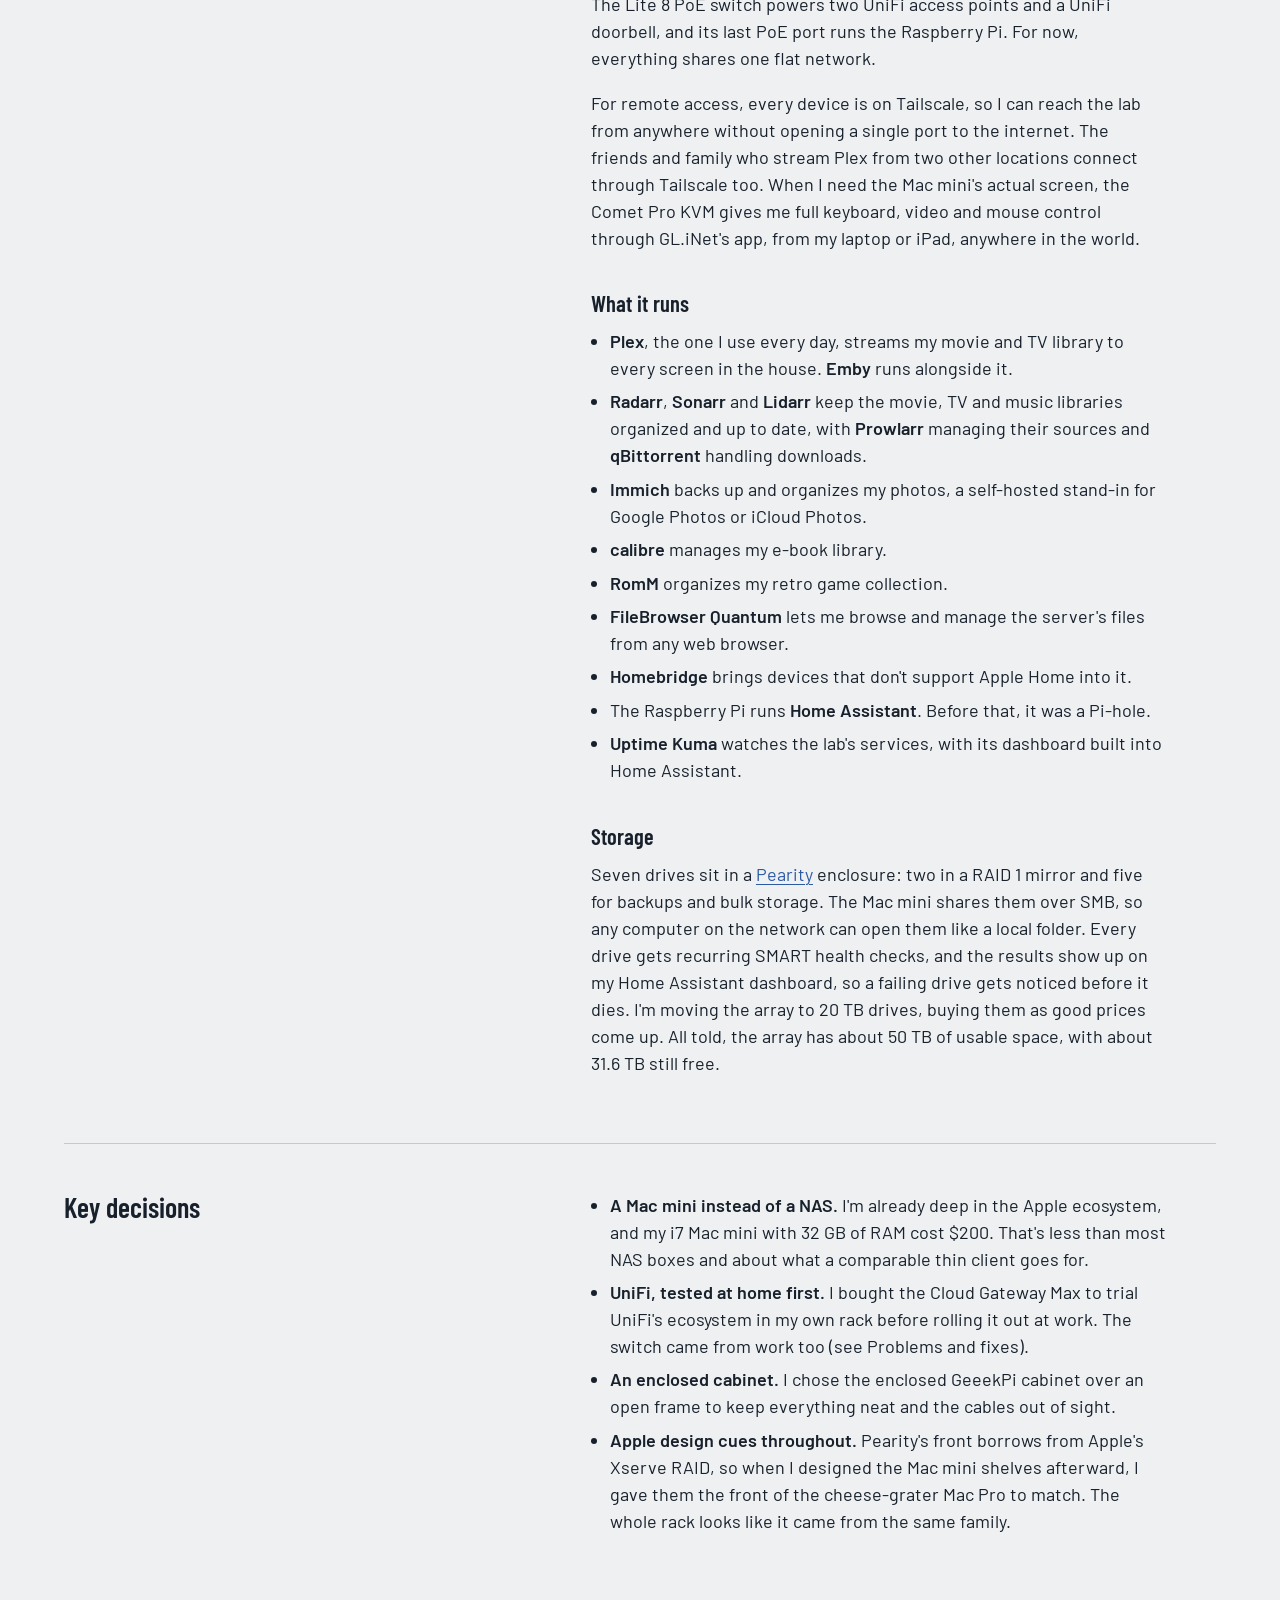
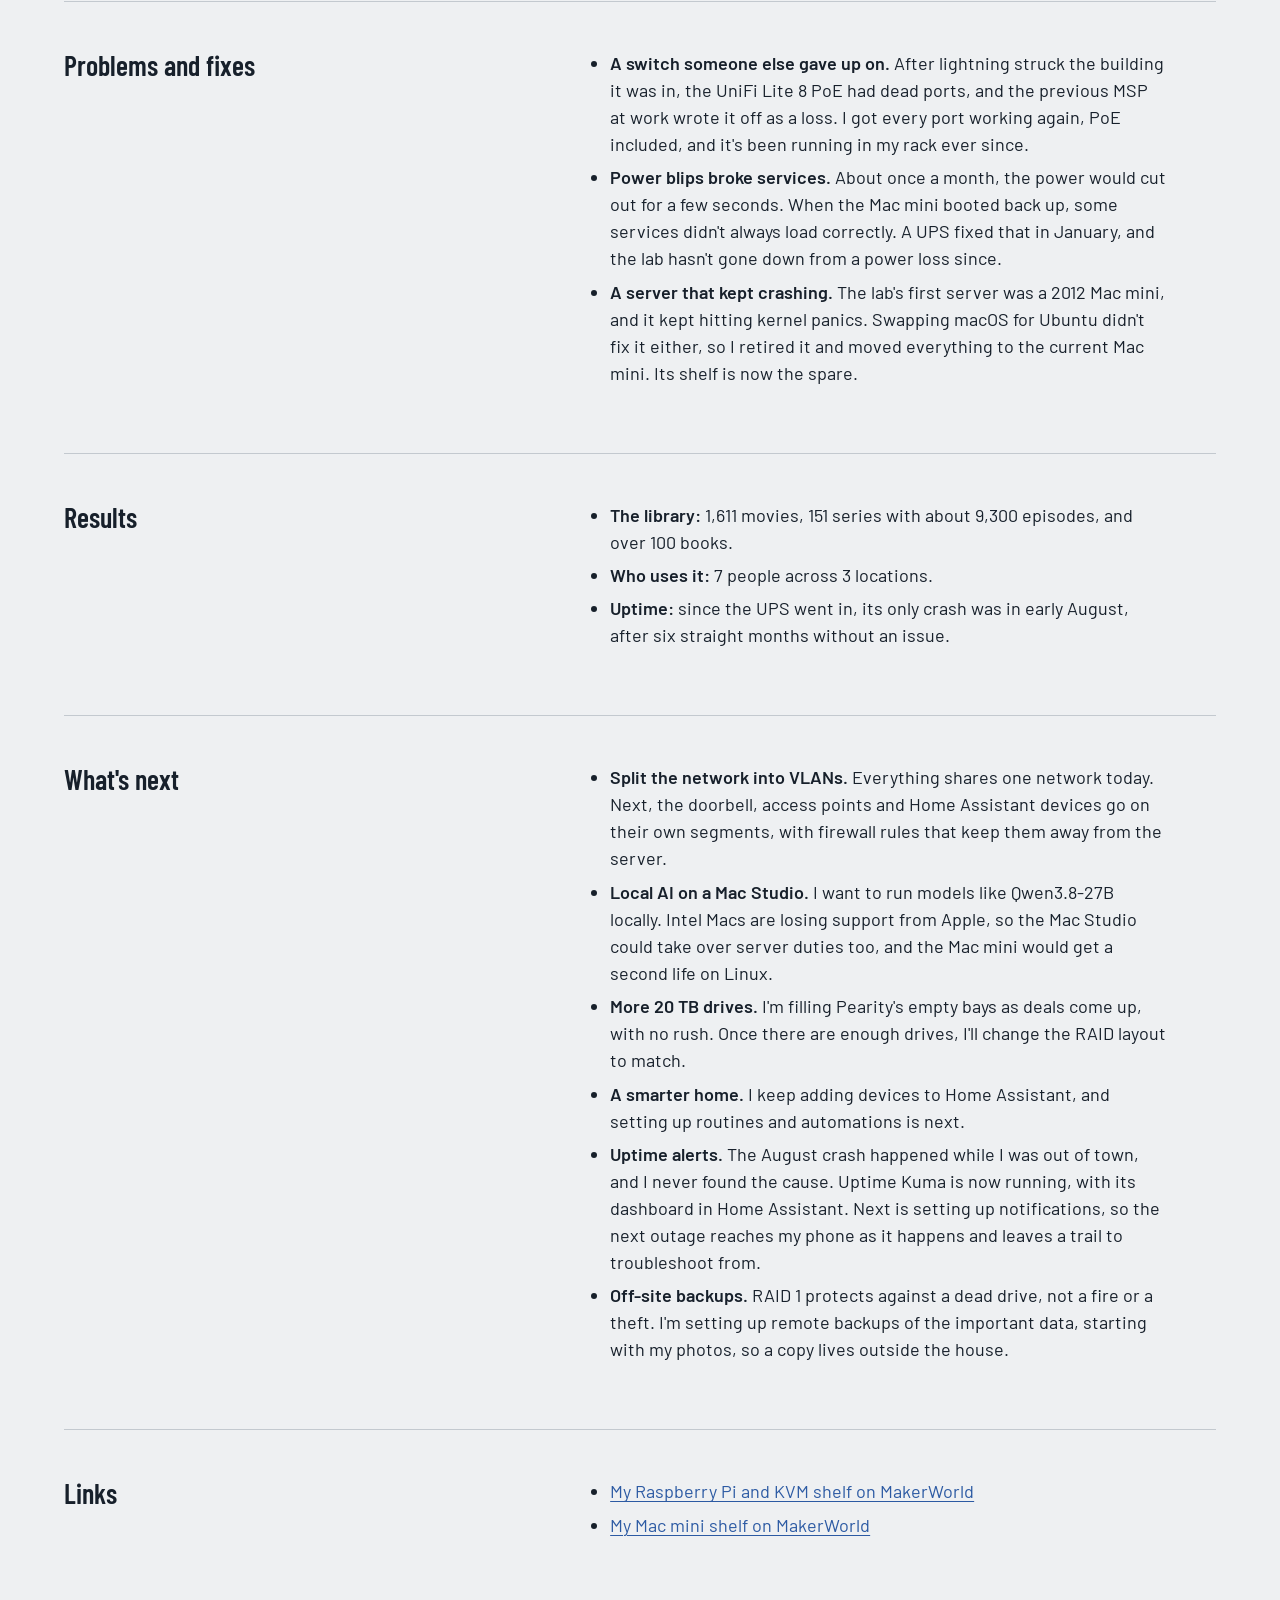
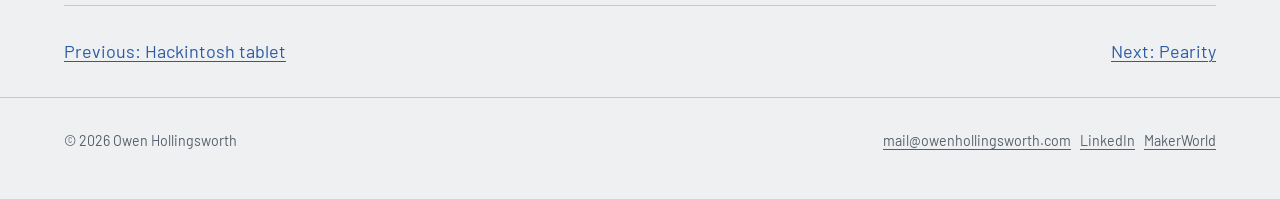
<file: projects/mini-lab.html>
<!doctype html>
<html lang="en">
<head>
<meta charset="utf-8">
<meta name="viewport" content="width=device-width, initial-scale=1">
<title>Mini-lab | Owen Hollingsworth</title>
<link rel="canonical" href="https://owenhollingsworth.com/projects/mini-lab.html">
<meta property="og:type" content="website">
<meta property="og:site_name" content="Owen Hollingsworth">
<meta property="og:title" content="Mini-lab | Owen Hollingsworth">
<meta property="og:description" content="My home lab: a 12U, 10-inch rack holding UniFi networking, a Mac mini server, 3U of Pearity storage and a UPS, with most of the shelves printed to my own designs.">
<meta property="og:url" content="https://owenhollingsworth.com/projects/mini-lab.html">
<meta property="og:image" content="https://owenhollingsworth.com/images/og/mini-lab.jpg">
<meta property="og:image:alt" content="Mini-lab | Owen Hollingsworth">
<meta property="og:image:width" content="1200">
<meta property="og:image:height" content="630">
<meta name="twitter:card" content="summary_large_image">
<meta name="description" content="My home lab: a 12U, 10-inch rack holding UniFi networking, a Mac mini server, 3U of Pearity storage and a UPS, with most of the shelves printed to my own designs.">
<link rel="preload" href="/fonts/barlow-latin-400-normal.woff2" as="font" type="font/woff2" crossorigin>
<link rel="preload" href="/fonts/barlow-condensed-latin-600-normal.woff2" as="font" type="font/woff2" crossorigin>
<link rel="stylesheet" href="/style.css">
<link rel="icon" href="/favicon.svg" type="image/svg+xml">
</head>
<body>
<header class="site-head"><div class="wrap">
<a class="site-name" href="/">Owen Hollingsworth</a>
<nav class="site-nav" aria-label="Main"><a href="/#projects">Projects</a><a href="/#contact">Contact</a></nav>
</div></header>
<main>

<div class="wrap">
<p class="crumb"><a href="/#projects">All projects</a></p>
<header class="project-head">
<div><h1>Mini-lab</h1><p class="lede">My home lab: a 12U, 10-inch rack holding UniFi networking, a Mac mini server, 3U of Pearity storage and a UPS, with most of the shelves printed to my own designs. Its day job is Plex, streaming my movie and TV library to every screen in the house.</p></div>
<dl class="spec"><dt>Rack</dt><dd>GeeekPi 12U 10-inch cabinet</dd><dt>Router</dt><dd>UniFi Cloud Gateway Max</dd><dt>Switch</dt><dd>UniFi Lite 8 PoE</dd><dt>Server</dt><dd>Mac mini</dd><dt>Storage</dt><dd>Pearity, 7 drives</dd><dt>Remote access</dt><dd>Tailscale, plus a GL.iNet Comet Pro KVM</dd><dt>Power</dt><dd>UPS, 3U</dd><dt>Skills</dt><dd>UniFi networking, PoE, Tailscale, macOS server administration, RAID storage, self-hosted services, monitoring (Uptime Kuma, SMART, leak and temperature sensors), ESP32, SMB file sharing, Home Assistant, hardware repair, power protection (UPS), CAD and rack design</dd></dl>
</header>
<div class="gallery"><figure><a href="/images/mini-lab-01-network.jpg"><img src="/images/mini-lab-01-network.jpg" alt="The top of a black 10-inch rack: a white UniFi gateway and a white 8-port switch on gray printed shelves, short black patch cables into a printed patch panel, and a shelf holding a Raspberry Pi and a small KVM with a screen." loading="lazy"></a><figcaption>The top of the rack: router, PoE switch, patch panel, and the shelf for the Raspberry Pi and KVM.</figcaption></figure><figure><a href="/images/mini-lab-02-mac-mini-pearity.jpg"><img src="/images/mini-lab-02-mac-mini-pearity.jpg" alt="Two gray printed rack panels with the Mac Pro&#x27;s cheese-grater hole pattern, above a silver-framed drive enclosure with eight gray drive caddies." loading="lazy"></a><figcaption>My Mac mini shelves, styled after the cheese-grater Mac Pro, above Pearity.</figcaption></figure></div>
<section class="body"><h2>The goal</h2><div class="prose"><p>My media server started in college as a USB drive plugged into my laptop. When I broke my MacBook's screen, I took the whole display off, swapped the DVD drive for that hard drive, installed Plex and ran it headless as a server for years.</p><p>As the library grew, a second USB drive joined in. But USB isn't a reliable connection for a server's storage, so I went looking for something cleaner. I'd owned Mac Pros and loved the design, but they're huge. I wanted a server and storage that could sit quietly under my desk, draw little power and not take over the room. Cost mattered, but looks mattered just as much: I don't care how cheap something is, if it's ugly I don't want it.</p></div></section><section class="body"><h2>How it works</h2><div class="prose"><h3>The rack, top to bottom</h3><ul><li><strong>1U:</strong> UniFi Cloud Gateway Max router, on a printed shelf</li><li><strong>1U:</strong> UniFi Lite 8 PoE switch, on a printed shelf</li><li><strong>1U:</strong> printed 16-port patch panel</li><li><strong>1U:</strong> a <a href="https://makerworld.com/en/models/3365797">shelf I designed</a> for a Raspberry Pi and a GL.iNet Comet Pro KVM</li><li><strong>2U:</strong> two <a href="https://makerworld.com/en/models/1670911">Mac mini shelves I designed</a>, with fronts styled after the cheese-grater Mac Pro. The top one is a spare.</li><li><strong>3U:</strong> <a href="/projects/pearity.html">Pearity</a>, my 8-bay drive enclosure</li><li><strong>3U:</strong> UPS</li></ul><div class="figs"><figure><a href="/images/mini-lab-03-front.jpg"><img src="/images/mini-lab-03-front.jpg" alt="A black 12U 10-inch rack cabinet on a wood floor, filled top to bottom with networking gear, two cheese-grater panels, an eight-bay drive enclosure and blank panels." loading="lazy" class="whole"></a><figcaption>The whole rack, front on.</figcaption></figure><figure><a href="/images/mini-lab-04-three-quarter.jpg"><img src="/images/mini-lab-04-three-quarter.jpg" alt="The same rack seen from a front corner, showing its enclosed black side panel." loading="lazy" class="whole"></a><figcaption>From the side, the enclosed GeeekPi cabinet.</figcaption></figure></div><p>Around the back are a printed 8-port patch panel and a power strip with outlets facing both into and out of the rack, plus USB-A and USB-C ports on the outside. It's made to flush-mount in a desk, but printed ears let it sit almost flush with the back of the rack instead.</p><p>Also on the back, attached to one of the rear rack posts, is an environment monitor I designed: an ESP32-C3 Super Mini with an AHT10 temperature and humidity sensor and a rain sensor board, in a printed enclosure powered over USB-C. It reports to Home Assistant, which notifies me if it detects a leak or high temperatures. The design is <a href="https://makerworld.com/en/models/3586241">free on MakerWorld</a>.</p><div class="figs"><figure><a href="/images/mini-lab-05-back.jpg"><img src="/images/mini-lab-05-back.jpg" alt="The back of the rack: a carbon-look printed patch panel with blue keystone jacks above a black power strip with outlets and USB ports, held to the rack post by a gray printed ear." loading="lazy"></a><figcaption>Around the back: the printed 8-port patch panel, and the power strip on its printed ears.</figcaption></figure><figure><a href="/images/mini-lab-06-rack-monitor.jpg"><img src="/images/mini-lab-06-rack-monitor.jpg" alt="A small black printed box with vent slots and a USB-C cable, mounted on a rack post below the power strip." loading="lazy"></a><figcaption>The rack monitor, in its printed case on a rack post.</figcaption></figure></div><h3>Network</h3><p>The Lite 8 PoE switch powers two UniFi access points and a UniFi doorbell, and its last PoE port runs the Raspberry Pi. For now, everything shares one flat network.</p><p>For remote access, every device is on Tailscale, so I can reach the lab from anywhere without opening a single port to the internet. The friends and family who stream Plex from two other locations connect through Tailscale too. When I need the Mac mini's actual screen, the Comet Pro KVM gives me full keyboard, video and mouse control through GL.iNet's app, from my laptop or iPad, anywhere in the world.</p><h3>What it runs</h3><ul><li><strong>Plex</strong>, the one I use every day, streams my movie and TV library to every screen in the house. <strong>Emby</strong> runs alongside it.</li><li><strong>Radarr</strong>, <strong>Sonarr</strong> and <strong>Lidarr</strong> keep the movie, TV and music libraries organized and up to date, with <strong>Prowlarr</strong> managing their sources and <strong>qBittorrent</strong> handling downloads.</li><li><strong>Immich</strong> backs up and organizes my photos, a self-hosted stand-in for Google Photos or iCloud Photos.</li><li><strong>calibre</strong> manages my e-book library.</li><li><strong>RomM</strong> organizes my retro game collection.</li><li><strong>FileBrowser Quantum</strong> lets me browse and manage the server's files from any web browser.</li><li><strong>Homebridge</strong> brings devices that don't support Apple Home into it.</li><li>The Raspberry Pi runs <strong>Home Assistant</strong>. Before that, it was a Pi-hole.</li><li><strong>Uptime Kuma</strong> watches the lab's services, with its dashboard built into Home Assistant.</li></ul><h3>Storage</h3><p>Seven drives sit in a <a href="/projects/pearity.html">Pearity</a> enclosure: two in a RAID 1 mirror and five for backups and bulk storage. The Mac mini shares them over SMB, so any computer on the network can open them like a local folder. Every drive gets recurring SMART health checks, and the results show up on my Home Assistant dashboard, so a failing drive gets noticed before it dies. I'm moving the array to 20 TB drives, buying them as good prices come up. All told, the array has about 50 TB of usable space, with about 31.6 TB still free.</p></div></section><section class="body"><h2>Key decisions</h2><div class="prose"><ul><li><strong>A Mac mini instead of a NAS.</strong> I'm already deep in the Apple ecosystem, and my i7 Mac mini with 32 GB of RAM cost $200. That's less than most NAS boxes and about what a comparable thin client goes for.</li><li><strong>UniFi, tested at home first.</strong> I bought the Cloud Gateway Max to trial UniFi's ecosystem in my own rack before rolling it out at work. The switch came from work too (see Problems and fixes).</li><li><strong>An enclosed cabinet.</strong> I chose the enclosed GeeekPi cabinet over an open frame to keep everything neat and the cables out of sight.</li><li><strong>Apple design cues throughout.</strong> Pearity's front borrows from Apple's Xserve RAID, so when I designed the Mac mini shelves afterward, I gave them the front of the cheese-grater Mac Pro to match. The whole rack looks like it came from the same family.</li></ul></div></section><section class="body"><h2>Problems and fixes</h2><div class="prose"><ul><li><strong>A switch someone else gave up on.</strong> After lightning struck the building it was in, the UniFi Lite 8 PoE had dead ports, and the previous MSP at work wrote it off as a loss. I got every port working again, PoE included, and it's been running in my rack ever since.</li><li><strong>Power blips broke services.</strong> About once a month, the power would cut out for a few seconds. When the Mac mini booted back up, some services didn't always load correctly. A UPS fixed that in January, and the lab hasn't gone down from a power loss since.</li><li><strong>A server that kept crashing.</strong> The lab's first server was a 2012 Mac mini, and it kept hitting kernel panics. Swapping macOS for Ubuntu didn't fix it either, so I retired it and moved everything to the current Mac mini. Its shelf is now the spare.</li></ul></div></section><section class="body"><h2>Results</h2><div class="prose"><ul><li><strong>The library:</strong> 1,611 movies, 151 series with about 9,300 episodes, and over 100 books.</li><li><strong>Who uses it:</strong> 7 people across 3 locations.</li><li><strong>Uptime:</strong> since the UPS went in, its only crash was in early August, after six straight months without an issue.</li></ul></div></section><section class="body"><h2>What's next</h2><div class="prose"><ul><li><strong>Split the network into VLANs.</strong> Everything shares one network today. Next, the doorbell, access points and Home Assistant devices go on their own segments, with firewall rules that keep them away from the server.</li><li><strong>Local AI on a Mac Studio.</strong> I want to run models like Qwen3.8-27B locally. Intel Macs are losing support from Apple, so the Mac Studio could take over server duties too, and the Mac mini would get a second life on Linux.</li><li><strong>More 20 TB drives.</strong> I'm filling Pearity's empty bays as deals come up, with no rush. Once there are enough drives, I'll change the RAID layout to match.</li><li><strong>A smarter home.</strong> I keep adding devices to Home Assistant, and setting up routines and automations is next.</li><li><strong>Uptime alerts.</strong> The August crash happened while I was out of town, and I never found the cause. Uptime Kuma is now running, with its dashboard in Home Assistant. Next is setting up notifications, so the next outage reaches my phone as it happens and leaves a trail to troubleshoot from.</li><li><strong>Off-site backups.</strong> RAID 1 protects against a dead drive, not a fire or a theft. I'm setting up remote backups of the important data, starting with my photos, so a copy lives outside the house.</li></ul></div></section>
<section class="body"><h2>Links</h2><div class="prose"><ul><li><a href="https://makerworld.com/en/models/3365797">My Raspberry Pi and KVM shelf on MakerWorld</a></li><li><a href="https://makerworld.com/en/models/1670911">My Mac mini shelf on MakerWorld</a></li></ul></div></section>
<nav class="next" aria-label="More projects"><a href="/projects/hackintosh-tablet.html">Previous: Hackintosh tablet</a><a href="/projects/pearity.html">Next: Pearity</a></nav>
</div>

</main>
<footer class="site-foot"><div class="wrap">
<span>© 2026 Owen Hollingsworth</span>
<span><a href="mailto:mail@owenhollingsworth.com">mail@owenhollingsworth.com</a> &nbsp; <a href="https://www.linkedin.com/in/owen-hollingsworth-677b1444a/">LinkedIn</a> &nbsp; <a href="https://makerworld.com/en/@hollowen">MakerWorld</a></span>
</div></footer>
</body>
</html>
</file>
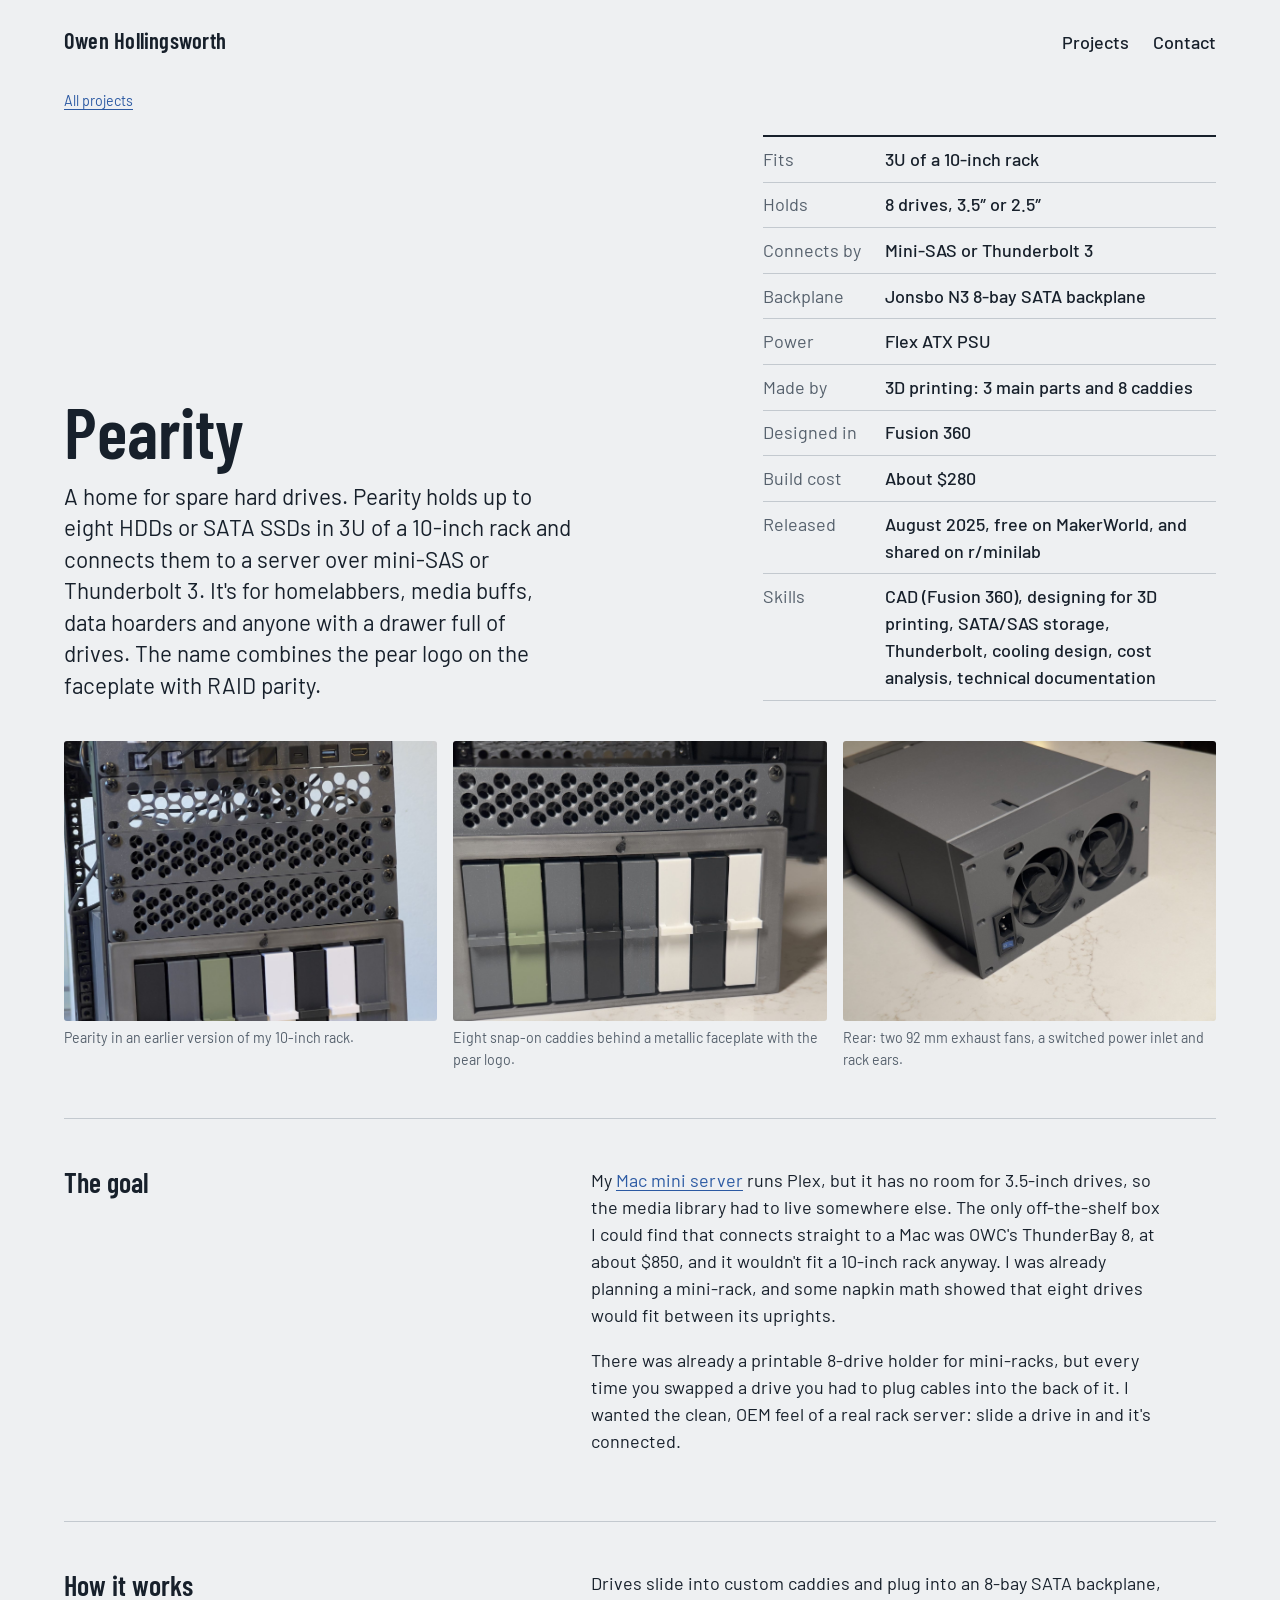
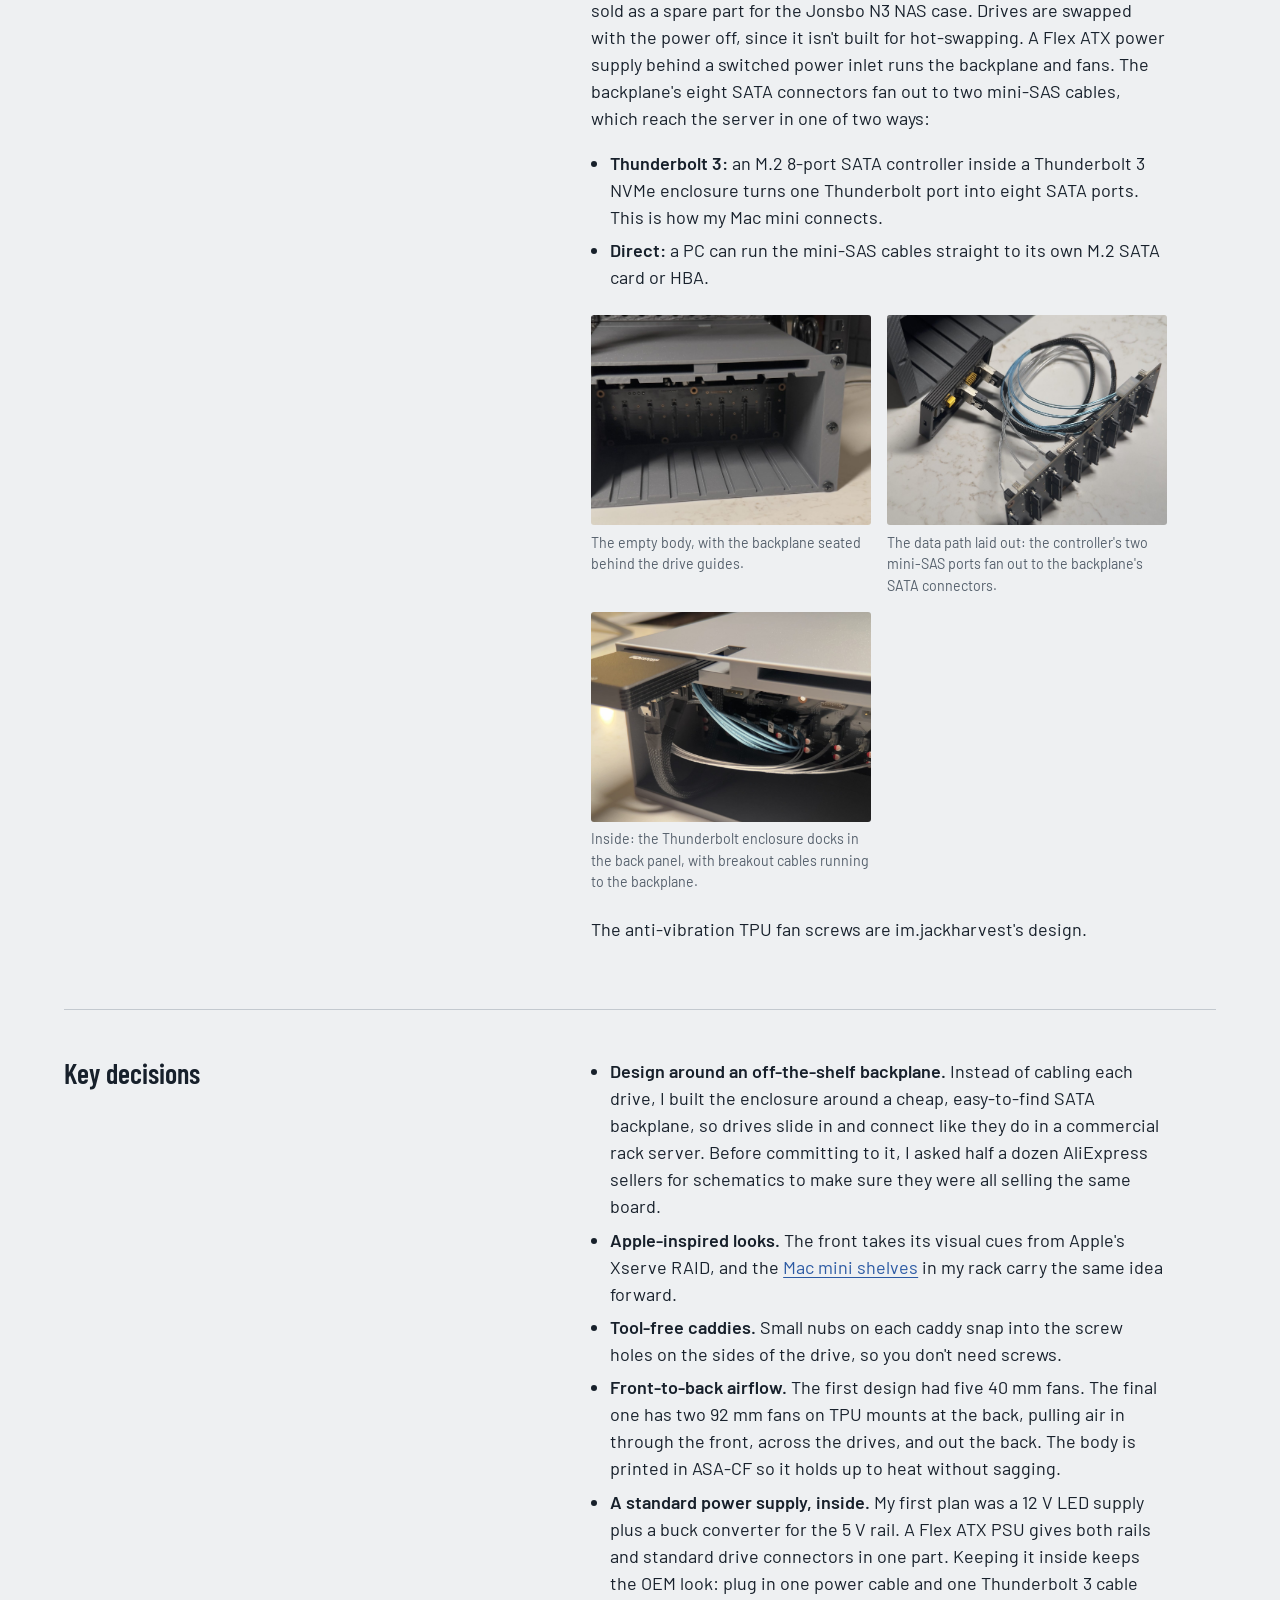
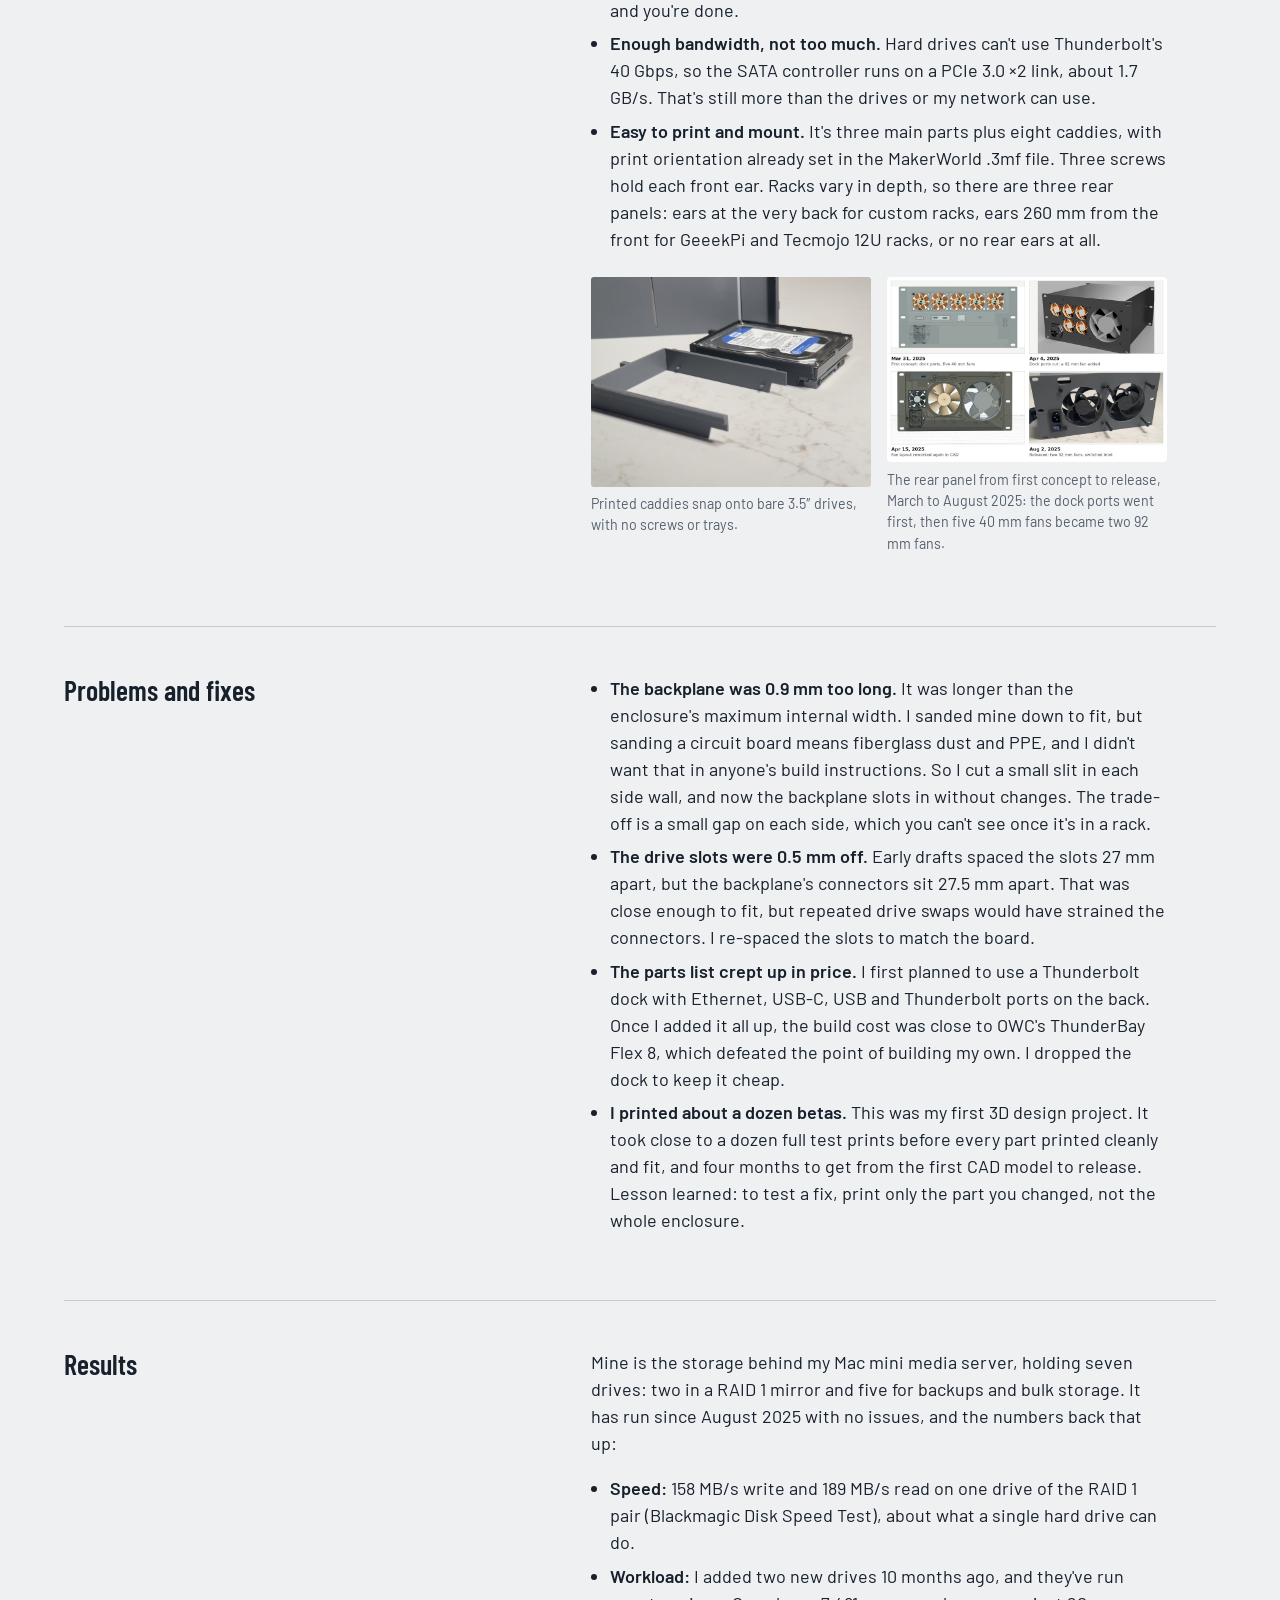
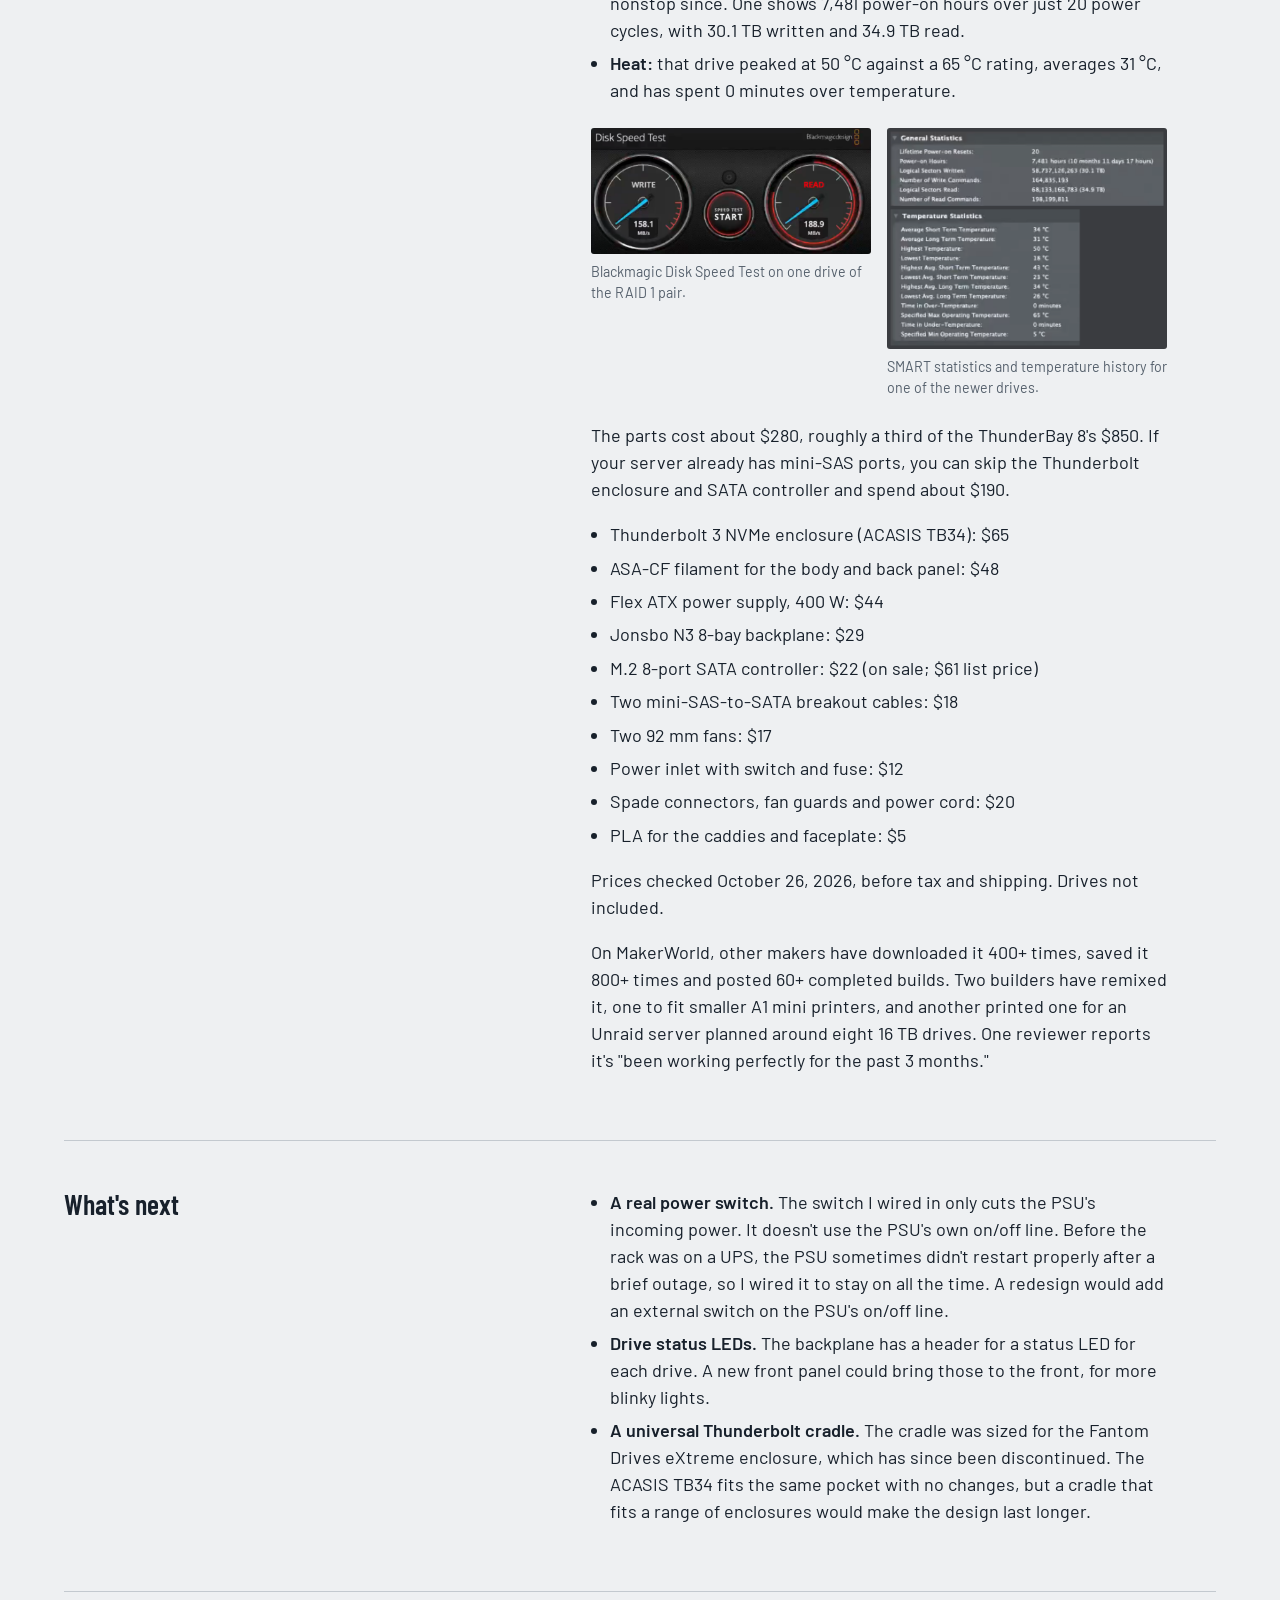
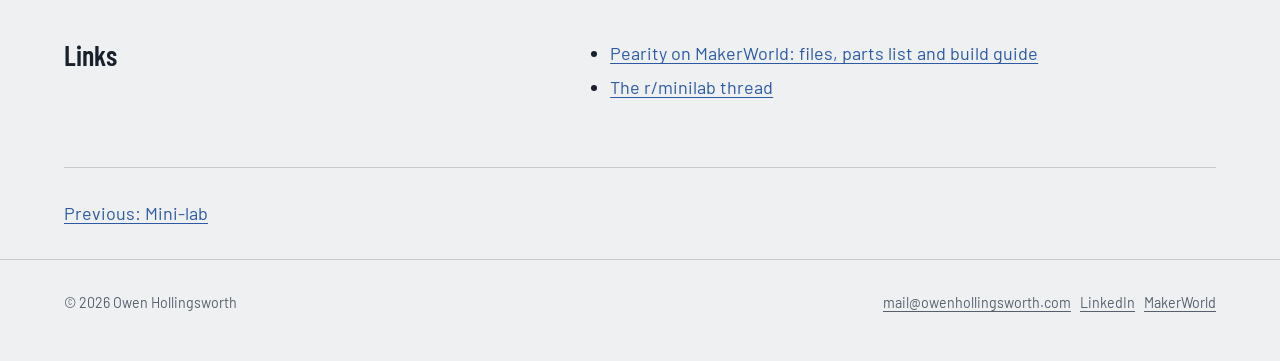
<file: projects/pearity.html>
<!doctype html>
<html lang="en">
<head>
<meta charset="utf-8">
<meta name="viewport" content="width=device-width, initial-scale=1">
<title>Pearity | Owen Hollingsworth</title>
<link rel="canonical" href="https://owenhollingsworth.com/projects/pearity.html">
<meta property="og:type" content="website">
<meta property="og:site_name" content="Owen Hollingsworth">
<meta property="og:title" content="Pearity | Owen Hollingsworth">
<meta property="og:description" content="A home for spare hard drives. Pearity holds up to eight HDDs or SATA SSDs in 3U of a 10-inch rack and connects them to a server over mini-SAS or Thunderbolt 3.">
<meta property="og:url" content="https://owenhollingsworth.com/projects/pearity.html">
<meta property="og:image" content="https://owenhollingsworth.com/images/og/pearity.jpg">
<meta property="og:image:alt" content="Pearity | Owen Hollingsworth">
<meta property="og:image:width" content="1200">
<meta property="og:image:height" content="630">
<meta name="twitter:card" content="summary_large_image">
<meta name="description" content="A home for spare hard drives. Pearity holds up to eight HDDs or SATA SSDs in 3U of a 10-inch rack and connects them to a server over mini-SAS or Thunderbolt 3.">
<link rel="preload" href="/fonts/barlow-latin-400-normal.woff2" as="font" type="font/woff2" crossorigin>
<link rel="preload" href="/fonts/barlow-condensed-latin-600-normal.woff2" as="font" type="font/woff2" crossorigin>
<link rel="stylesheet" href="/style.css">
<link rel="icon" href="/favicon.svg" type="image/svg+xml">
</head>
<body>
<header class="site-head"><div class="wrap">
<a class="site-name" href="/">Owen Hollingsworth</a>
<nav class="site-nav" aria-label="Main"><a href="/#projects">Projects</a><a href="/#contact">Contact</a></nav>
</div></header>
<main>

<div class="wrap">
<p class="crumb"><a href="/#projects">All projects</a></p>
<header class="project-head">
<div><h1>Pearity</h1><p class="lede">A home for spare hard drives. Pearity holds up to eight HDDs or SATA SSDs in 3U of a 10-inch rack and connects them to a server over mini-SAS or Thunderbolt 3. It's for homelabbers, media buffs, data hoarders and anyone with a drawer full of drives. The name combines the pear logo on the faceplate with RAID parity.</p></div>
<dl class="spec"><dt>Fits</dt><dd>3U of a 10-inch rack</dd><dt>Holds</dt><dd>8 drives, 3.5″ or 2.5″</dd><dt>Connects by</dt><dd>Mini-SAS or Thunderbolt 3</dd><dt>Backplane</dt><dd>Jonsbo N3 8-bay SATA backplane</dd><dt>Power</dt><dd>Flex ATX PSU</dd><dt>Made by</dt><dd>3D printing: 3 main parts and 8 caddies</dd><dt>Designed in</dt><dd>Fusion 360</dd><dt>Build cost</dt><dd>About $280</dd><dt>Released</dt><dd>August 2025, free on MakerWorld, and shared on r/minilab</dd><dt>Skills</dt><dd>CAD (Fusion 360), designing for 3D printing, SATA/SAS storage, Thunderbolt, cooling design, cost analysis, technical documentation</dd></dl>
</header>
<div class="gallery"><figure><a href="/images/pearity-01-hero-rack.jpg"><img src="/images/pearity-01-hero-rack.jpg" alt="A 3U drive enclosure with eight colored drive caddies at the bottom of a 10-inch mini rack, under a Netgear switch, a patch panel and vented blanking panels." loading="lazy"></a><figcaption>Pearity in an earlier version of my 10-inch rack.</figcaption></figure><figure><a href="/images/pearity-02-front.jpg"><img src="/images/pearity-02-front.jpg" alt="Front of the Pearity: eight vertical drive caddies in gray, green, black and white behind a metallic gray faceplate with a small pear logo." loading="lazy"></a><figcaption>Eight snap-on caddies behind a metallic faceplate with the pear logo.</figcaption></figure><figure><a href="/images/pearity-03-rear.jpg"><img src="/images/pearity-03-rear.jpg" alt="Back of the Pearity showing two black fans, a power inlet with a blue rocker switch, and rack ears." loading="lazy"></a><figcaption>Rear: two 92 mm exhaust fans, a switched power inlet and rack ears.</figcaption></figure></div>
<section class="body"><h2>The goal</h2><div class="prose"><p>My <a href="/projects/mini-lab.html">Mac mini server</a> runs Plex, but it has no room for 3.5-inch drives, so the media library had to live somewhere else. The only off-the-shelf box I could find that connects straight to a Mac was OWC's ThunderBay 8, at about $850, and it wouldn't fit a 10-inch rack anyway. I was already planning a mini-rack, and some napkin math showed that eight drives would fit between its uprights.</p><p>There was already a printable 8-drive holder for mini-racks, but every time you swapped a drive you had to plug cables into the back of it. I wanted the clean, OEM feel of a real rack server: slide a drive in and it's connected.</p></div></section><section class="body"><h2>How it works</h2><div class="prose"><p>Drives slide into custom caddies and plug into an 8-bay SATA backplane, sold as a spare part for the Jonsbo N3 NAS case. Drives are swapped with the power off, since it isn't built for hot-swapping. A Flex ATX power supply behind a switched power inlet runs the backplane and fans. The backplane's eight SATA connectors fan out to two mini-SAS cables, which reach the server in one of two ways:</p><ul><li><strong>Thunderbolt 3:</strong> an M.2 8-port SATA controller inside a Thunderbolt 3 NVMe enclosure turns one Thunderbolt port into eight SATA ports. This is how my Mac mini connects.</li><li><strong>Direct:</strong> a PC can run the mini-SAS cables straight to its own M.2 SATA card or HBA.</li></ul><div class="figs"><figure><a href="/images/pearity-04-backplane.jpg"><img src="/images/pearity-04-backplane.jpg" alt="The Pearity body seen from the front, with eight drive guide rails on the floor and a black backplane with eight SATA connectors at the back." loading="lazy"></a><figcaption>The empty body, with the backplane seated behind the drive guides.</figcaption></figure><figure><a href="/images/pearity-05-data-path.jpg"><img src="/images/pearity-05-data-path.jpg" alt="A black finned controller module with two mini-SAS cables that split into blue and silver SATA leads, plugged into a black backplane next to the printed enclosure." loading="lazy"></a><figcaption>The data path laid out: the controller's two mini-SAS ports fan out to the backplane's SATA connectors.</figcaption></figure><figure><a href="/images/pearity-06-inside.jpg"><img src="/images/pearity-06-inside.jpg" alt="Close-up inside the enclosure: a black Thunderbolt SSD enclosure in a cutout at the top rear, with light-blue SATA cables running to the backplane." loading="lazy"></a><figcaption>Inside: the Thunderbolt enclosure docks in the back panel, with breakout cables running to the backplane.</figcaption></figure></div><p>The anti-vibration TPU fan screws are im.jackharvest's design.</p></div></section><section class="body"><h2>Key decisions</h2><div class="prose"><ul><li><strong>Design around an off-the-shelf backplane.</strong> Instead of cabling each drive, I built the enclosure around a cheap, easy-to-find SATA backplane, so drives slide in and connect like they do in a commercial rack server. Before committing to it, I asked half a dozen AliExpress sellers for schematics to make sure they were all selling the same board.</li><li><strong>Apple-inspired looks.</strong> The front takes its visual cues from Apple's Xserve RAID, and the <a href="/projects/mini-lab.html">Mac mini shelves</a> in my rack carry the same idea forward.</li><li><strong>Tool-free caddies.</strong> Small nubs on each caddy snap into the screw holes on the sides of the drive, so you don't need screws.</li><li><strong>Front-to-back airflow.</strong> The first design had five 40 mm fans. The final one has two 92 mm fans on TPU mounts at the back, pulling air in through the front, across the drives, and out the back. The body is printed in ASA-CF so it holds up to heat without sagging.</li><li><strong>A standard power supply, inside.</strong> My first plan was a 12 V LED supply plus a buck converter for the 5 V rail. A Flex ATX PSU gives both rails and standard drive connectors in one part. Keeping it inside keeps the OEM look: plug in one power cable and one Thunderbolt 3 cable and you're done.</li><li><strong>Enough bandwidth, not too much.</strong> Hard drives can't use Thunderbolt's 40 Gbps, so the SATA controller runs on a PCIe 3.0 ×2 link, about 1.7 GB/s. That's still more than the drives or my network can use.</li><li><strong>Easy to print and mount.</strong> It's three main parts plus eight caddies, with print orientation already set in the MakerWorld .3mf file. Three screws hold each front ear. Racks vary in depth, so there are three rear panels: ears at the very back for custom racks, ears 260 mm from the front for GeeekPi and Tecmojo 12U racks, or no rear ears at all.</li></ul><div class="figs"><figure><a href="/images/pearity-07-caddy.jpg"><img src="/images/pearity-07-caddy.jpg" alt="A 3.5-inch hard drive beside the gray 3D-printed U-shaped caddy that clips onto its sides." loading="lazy"></a><figcaption>Printed caddies snap onto bare 3.5″ drives, with no screws or trays.</figcaption></figure><figure><a href="/images/pearity-08-rear-panel-evolution.jpg"><img src="/images/pearity-08-rear-panel-evolution.jpg" alt="Four versions of the rear panel: the March 2025 concept with dock ports and five 40 mm fans, an April version with the dock ports cut and a 92 mm fan added, a reworked fan layout in CAD, and the August 2025 release with two 92 mm fans and a switched power inlet." loading="lazy" class="whole"></a><figcaption>The rear panel from first concept to release, March to August 2025: the dock ports went first, then five 40 mm fans became two 92 mm fans.</figcaption></figure></div></div></section><section class="body"><h2>Problems and fixes</h2><div class="prose"><ul><li><strong>The backplane was 0.9 mm too long.</strong> It was longer than the enclosure's maximum internal width. I sanded mine down to fit, but sanding a circuit board means fiberglass dust and PPE, and I didn't want that in anyone's build instructions. So I cut a small slit in each side wall, and now the backplane slots in without changes. The trade-off is a small gap on each side, which you can't see once it's in a rack.</li><li><strong>The drive slots were 0.5 mm off.</strong> Early drafts spaced the slots 27 mm apart, but the backplane's connectors sit 27.5 mm apart. That was close enough to fit, but repeated drive swaps would have strained the connectors. I re-spaced the slots to match the board.</li><li><strong>The parts list crept up in price.</strong> I first planned to use a Thunderbolt dock with Ethernet, USB-C, USB and Thunderbolt ports on the back. Once I added it all up, the build cost was close to OWC's ThunderBay Flex 8, which defeated the point of building my own. I dropped the dock to keep it cheap.</li><li><strong>I printed about a dozen betas.</strong> This was my first 3D design project. It took close to a dozen full test prints before every part printed cleanly and fit, and four months to get from the first CAD model to release. Lesson learned: to test a fix, print only the part you changed, not the whole enclosure.</li></ul></div></section><section class="body"><h2>Results</h2><div class="prose"><p>Mine is the storage behind my Mac mini media server, holding seven drives: two in a RAID 1 mirror and five for backups and bulk storage. It has run since August 2025 with no issues, and the numbers back that up:</p><ul><li><strong>Speed:</strong> 158 MB/s write and 189 MB/s read on one drive of the RAID 1 pair (Blackmagic Disk Speed Test), about what a single hard drive can do.</li><li><strong>Workload:</strong> I added two new drives 10 months ago, and they've run nonstop since. One shows 7,481 power-on hours over just 20 power cycles, with 30.1 TB written and 34.9 TB read.</li><li><strong>Heat:</strong> that drive peaked at 50 °C against a 65 °C rating, averages 31 °C, and has spent 0 minutes over temperature.</li></ul><div class="figs"><figure><a href="/images/pearity-09-speed-test.png"><img src="/images/pearity-09-speed-test.png" alt="Blackmagic Disk Speed Test gauges showing 158 MB/s write and 189 MB/s read." loading="lazy" class="whole"></a><figcaption>Blackmagic Disk Speed Test on one drive of the RAID 1 pair.</figcaption></figure><figure><a href="/images/pearity-10-smart-health.png"><img src="/images/pearity-10-smart-health.png" alt="SMART general statistics and temperature statistics panels for one hard drive." loading="lazy" class="whole"></a><figcaption>SMART statistics and temperature history for one of the newer drives.</figcaption></figure></div><p>The parts cost about $280, roughly a third of the ThunderBay 8's $850. If your server already has mini-SAS ports, you can skip the Thunderbolt enclosure and SATA controller and spend about $190.</p><ul><li>Thunderbolt 3 NVMe enclosure (ACASIS TB34): $65</li><li>ASA-CF filament for the body and back panel: $48</li><li>Flex ATX power supply, 400 W: $44</li><li>Jonsbo N3 8-bay backplane: $29</li><li>M.2 8-port SATA controller: $22 (on sale; $61 list price)</li><li>Two mini-SAS-to-SATA breakout cables: $18</li><li>Two 92 mm fans: $17</li><li>Power inlet with switch and fuse: $12</li><li>Spade connectors, fan guards and power cord: $20</li><li>PLA for the caddies and faceplate: $5</li></ul><p>Prices checked October 26, 2026, before tax and shipping. Drives not included.</p><p>On MakerWorld, other makers have downloaded it 400+ times, saved it 800+ times and posted 60+ completed builds. Two builders have remixed it, one to fit smaller A1 mini printers, and another printed one for an Unraid server planned around eight 16 TB drives. One reviewer reports it's "been working perfectly for the past 3 months."</p></div></section><section class="body"><h2>What's next</h2><div class="prose"><ul><li><strong>A real power switch.</strong> The switch I wired in only cuts the PSU's incoming power. It doesn't use the PSU's own on/off line. Before the rack was on a UPS, the PSU sometimes didn't restart properly after a brief outage, so I wired it to stay on all the time. A redesign would add an external switch on the PSU's on/off line.</li><li><strong>Drive status LEDs.</strong> The backplane has a header for a status LED for each drive. A new front panel could bring those to the front, for more blinky lights.</li><li><strong>A universal Thunderbolt cradle.</strong> The cradle was sized for the Fantom Drives eXtreme enclosure, which has since been discontinued. The ACASIS TB34 fits the same pocket with no changes, but a cradle that fits a range of enclosures would make the design last longer.</li></ul></div></section>
<section class="body"><h2>Links</h2><div class="prose"><ul><li><a href="https://makerworld.com/en/models/1664617">Pearity on MakerWorld: files, parts list and build guide</a></li><li><a href="https://www.reddit.com/r/minilab/comments/1mhzi80/pearity_8bay_10inch_mountable_storage_solution/">The r/minilab thread</a></li></ul></div></section>
<nav class="next" aria-label="More projects"><a href="/projects/mini-lab.html">Previous: Mini-lab</a><span></span></nav>
</div>

</main>
<footer class="site-foot"><div class="wrap">
<span>© 2026 Owen Hollingsworth</span>
<span><a href="mailto:mail@owenhollingsworth.com">mail@owenhollingsworth.com</a> &nbsp; <a href="https://www.linkedin.com/in/owen-hollingsworth-677b1444a/">LinkedIn</a> &nbsp; <a href="https://makerworld.com/en/@hollowen">MakerWorld</a></span>
</div></footer>
</body>
</html>
</file>
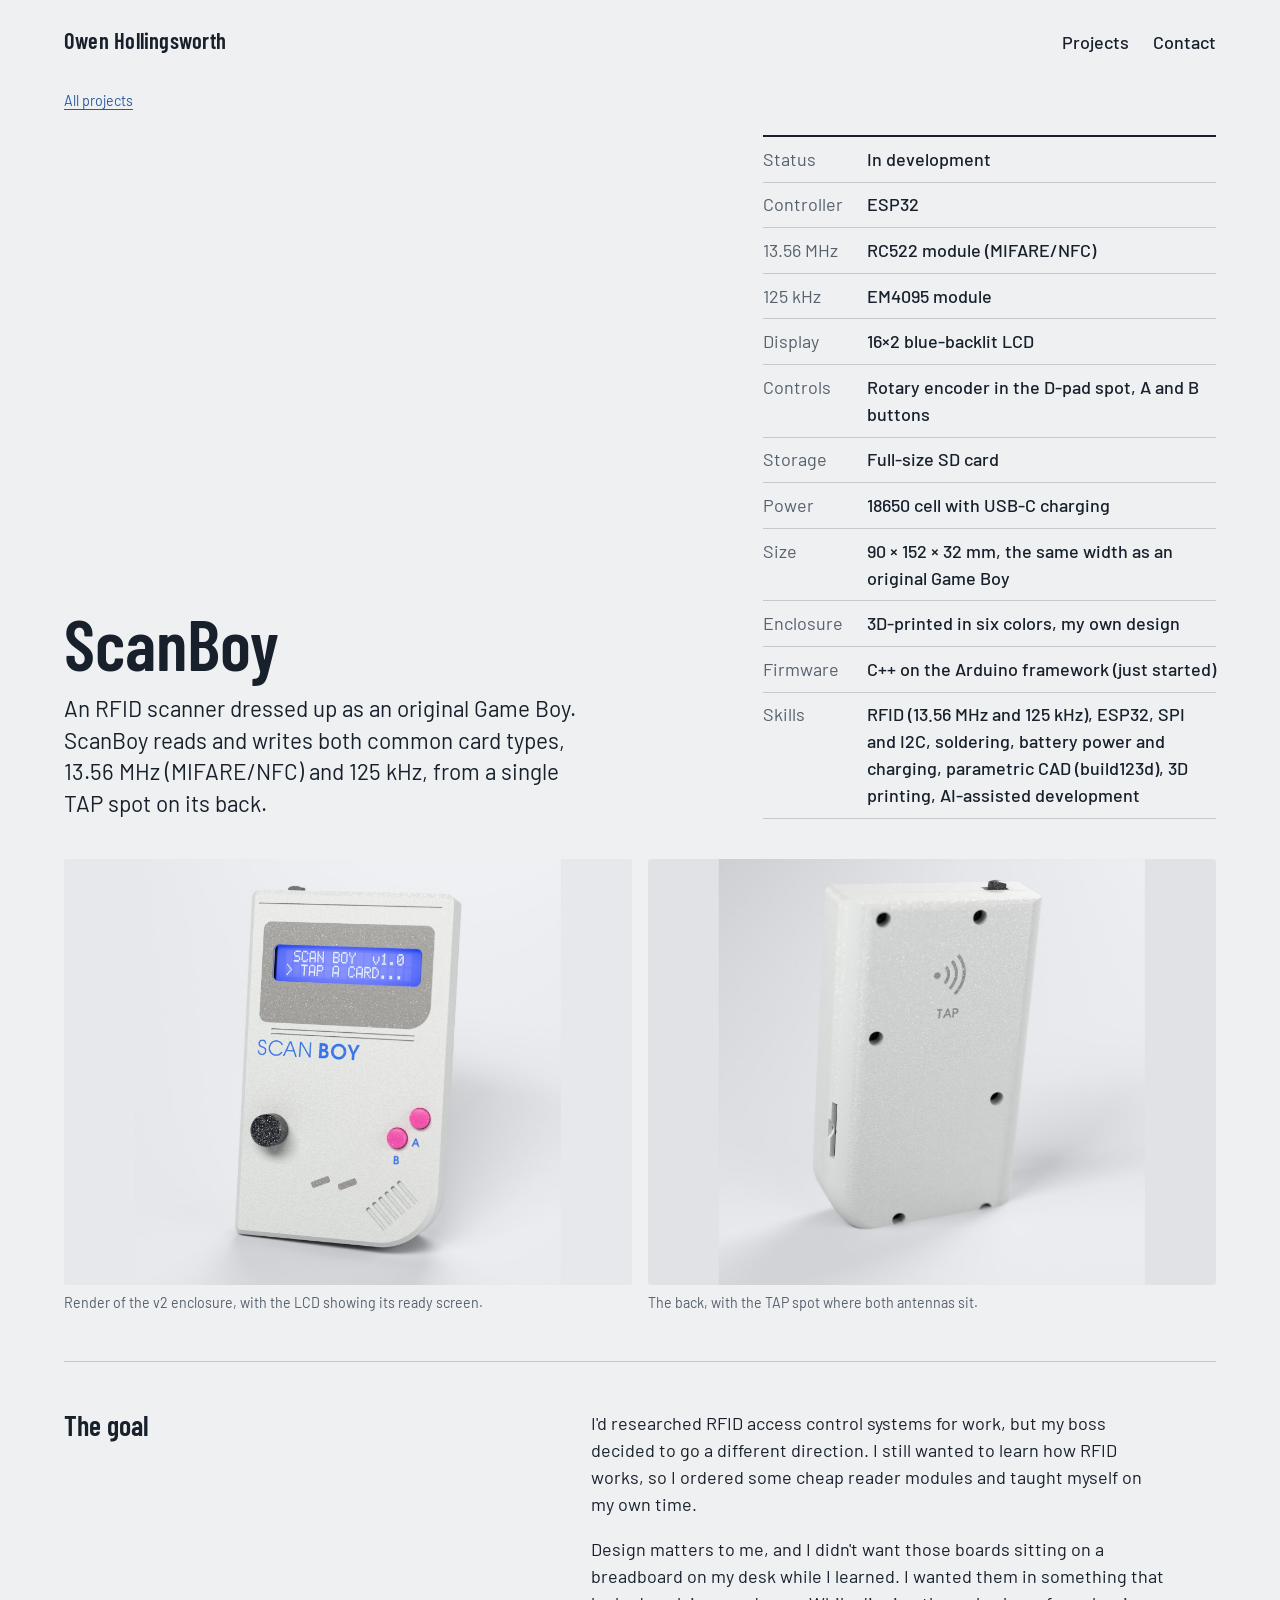
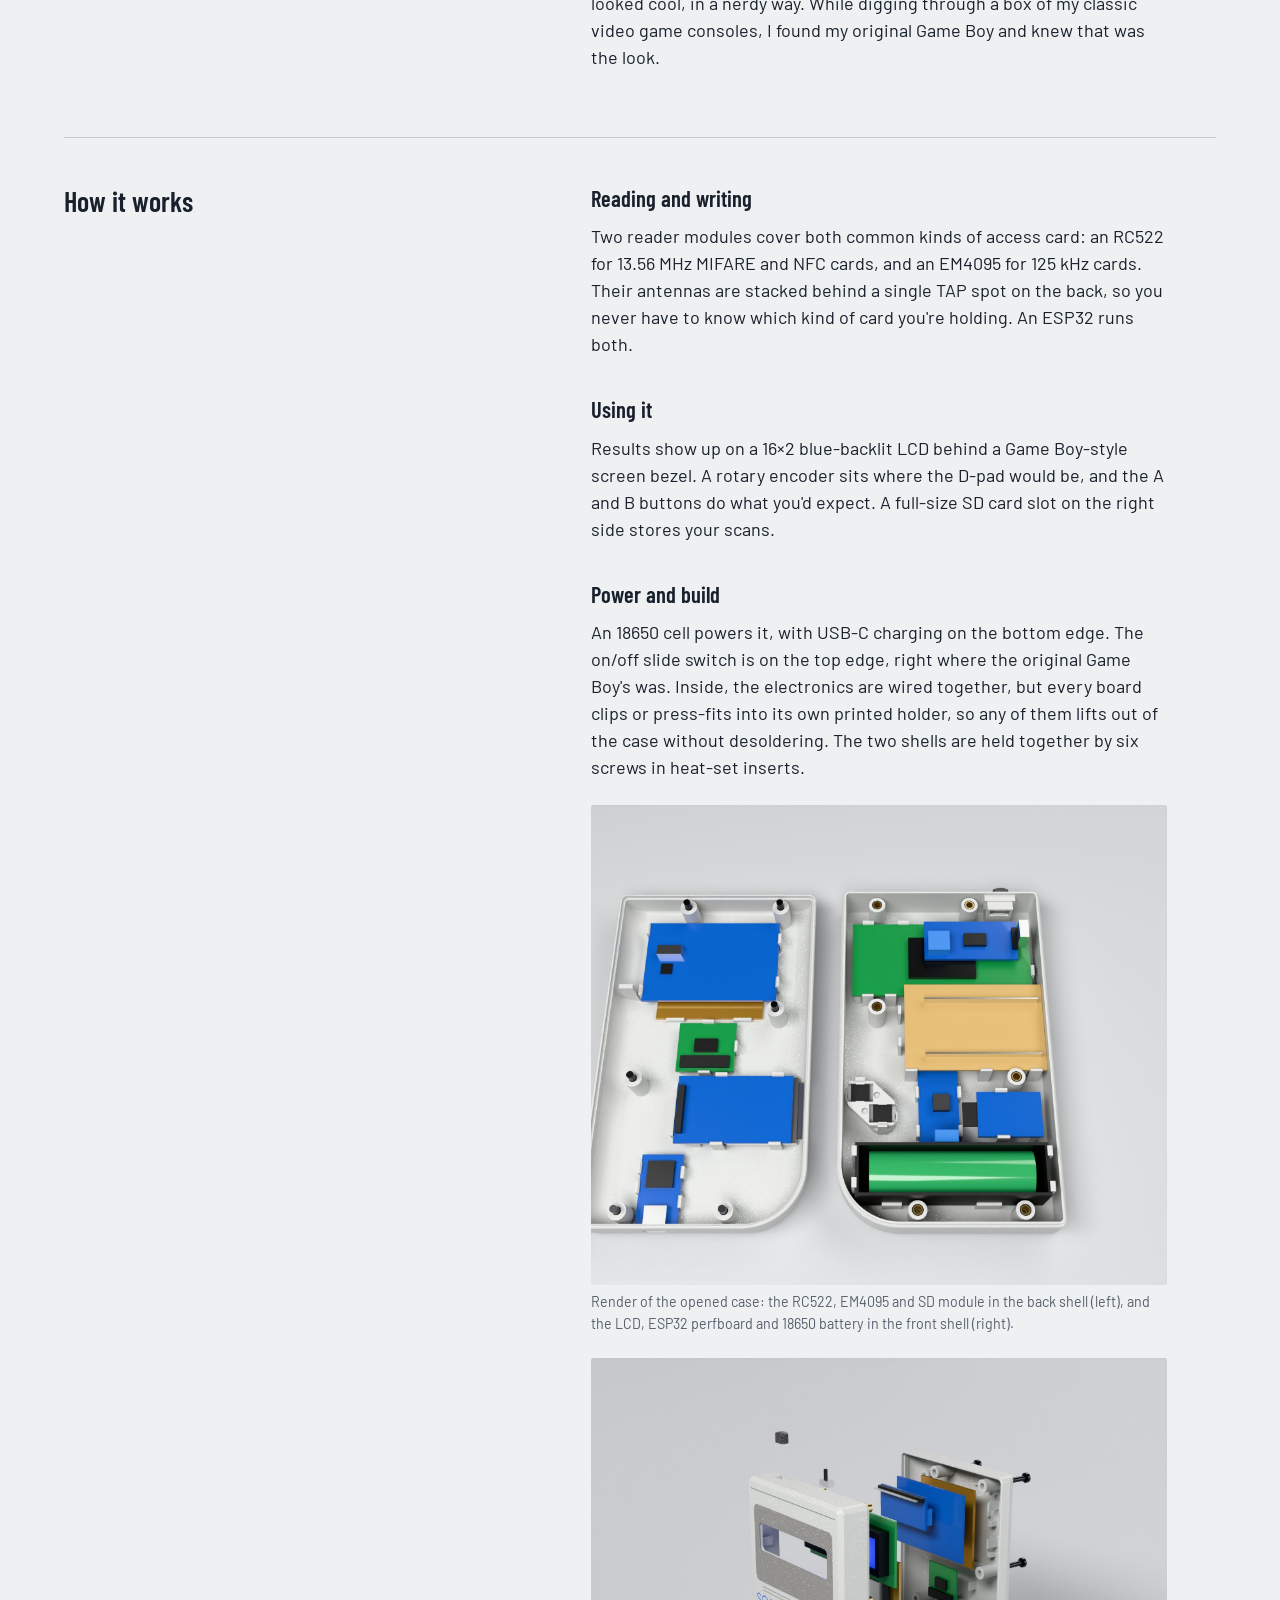
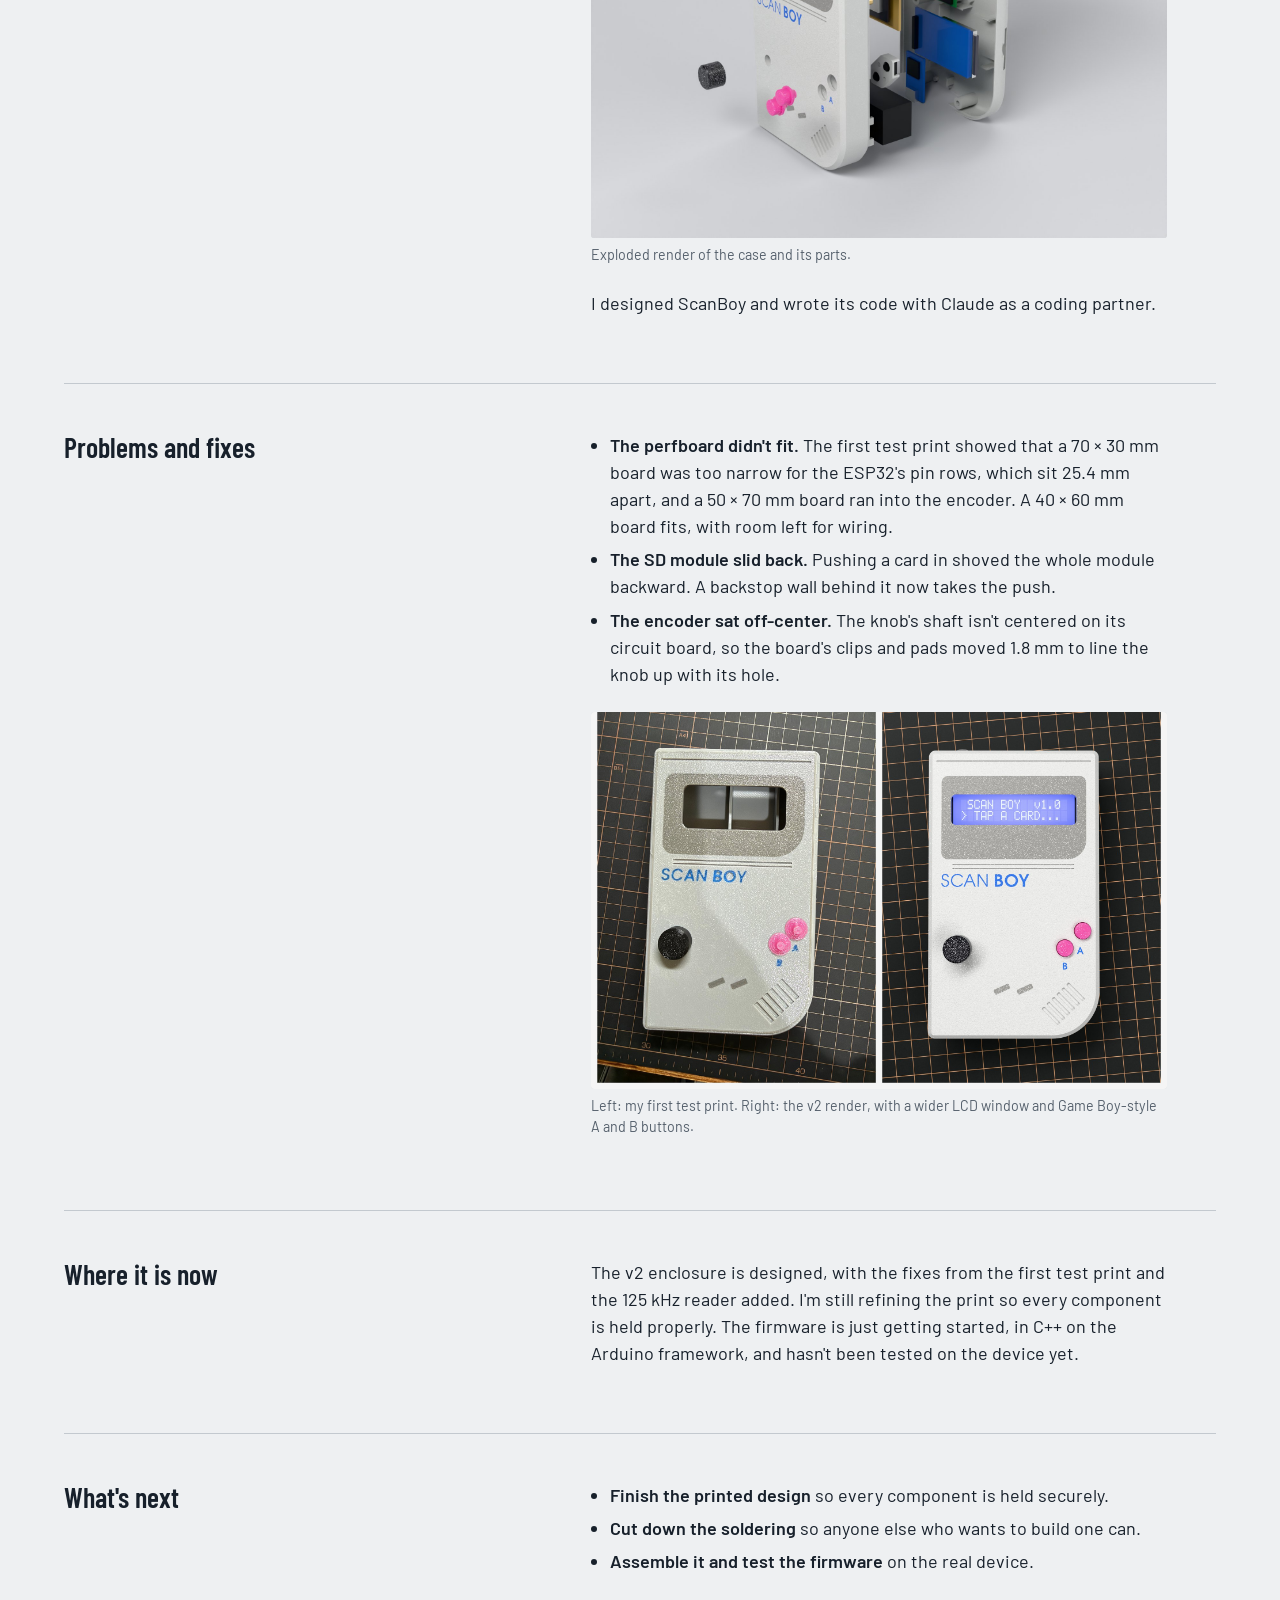
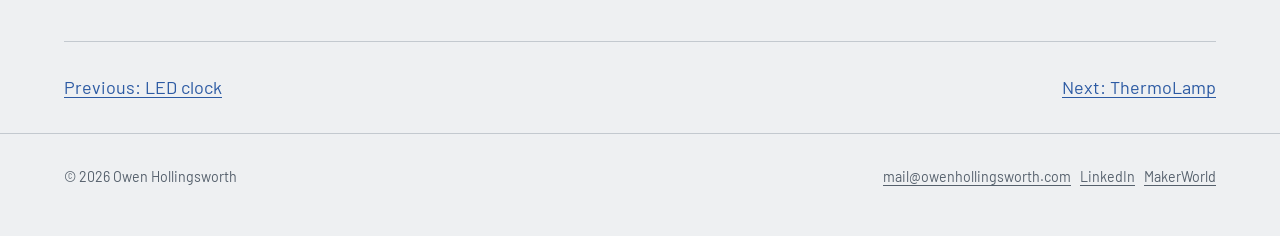
<file: projects/scanboy.html>
<!doctype html>
<html lang="en">
<head>
<meta charset="utf-8">
<meta name="viewport" content="width=device-width, initial-scale=1">
<title>ScanBoy | Owen Hollingsworth</title>
<link rel="canonical" href="https://owenhollingsworth.com/projects/scanboy.html">
<meta property="og:type" content="website">
<meta property="og:site_name" content="Owen Hollingsworth">
<meta property="og:title" content="ScanBoy | Owen Hollingsworth">
<meta property="og:description" content="An RFID scanner dressed up as an original Game Boy. ScanBoy reads and writes both common card types, 13.56 MHz (MIFARE/NFC) and 125 kHz, from a single TAP spot on its back.">
<meta property="og:url" content="https://owenhollingsworth.com/projects/scanboy.html">
<meta property="og:image" content="https://owenhollingsworth.com/images/og/scanboy.jpg">
<meta property="og:image:alt" content="ScanBoy | Owen Hollingsworth">
<meta property="og:image:width" content="1200">
<meta property="og:image:height" content="630">
<meta name="twitter:card" content="summary_large_image">
<meta name="description" content="An RFID scanner dressed up as an original Game Boy. ScanBoy reads and writes both common card types, 13.56 MHz (MIFARE/NFC) and 125 kHz, from a single TAP spot on its back.">
<link rel="preload" href="/fonts/barlow-latin-400-normal.woff2" as="font" type="font/woff2" crossorigin>
<link rel="preload" href="/fonts/barlow-condensed-latin-600-normal.woff2" as="font" type="font/woff2" crossorigin>
<link rel="stylesheet" href="/style.css">
<link rel="icon" href="/favicon.svg" type="image/svg+xml">
</head>
<body>
<header class="site-head"><div class="wrap">
<a class="site-name" href="/">Owen Hollingsworth</a>
<nav class="site-nav" aria-label="Main"><a href="/#projects">Projects</a><a href="/#contact">Contact</a></nav>
</div></header>
<main>

<div class="wrap">
<p class="crumb"><a href="/#projects">All projects</a></p>
<header class="project-head">
<div><h1>ScanBoy</h1><p class="lede">An RFID scanner dressed up as an original Game Boy. ScanBoy reads and writes both common card types, 13.56 MHz (MIFARE/NFC) and 125 kHz, from a single TAP spot on its back.</p></div>
<dl class="spec"><dt>Status</dt><dd>In development</dd><dt>Controller</dt><dd>ESP32</dd><dt>13.56 MHz</dt><dd>RC522 module (MIFARE/NFC)</dd><dt>125 kHz</dt><dd>EM4095 module</dd><dt>Display</dt><dd>16×2 blue-backlit LCD</dd><dt>Controls</dt><dd>Rotary encoder in the D-pad spot, A and B buttons</dd><dt>Storage</dt><dd>Full-size SD card</dd><dt>Power</dt><dd>18650 cell with USB-C charging</dd><dt>Size</dt><dd>90 × 152 × 32 mm, the same width as an original Game Boy</dd><dt>Enclosure</dt><dd>3D-printed in six colors, my own design</dd><dt>Firmware</dt><dd>C++ on the Arduino framework (just started)</dd><dt>Skills</dt><dd>RFID (13.56 MHz and 125 kHz), ESP32, SPI and I2C, soldering, battery power and charging, parametric CAD (build123d), 3D printing, AI-assisted development</dd></dl>
</header>
<div class="gallery"><figure><a href="/images/scanboy-01-hero.jpg"><img src="/images/scanboy-01-hero.jpg" alt="Render of a silver handheld shaped like an original Game Boy, with a blue LCD reading SCAN BOY v1.0 and TAP A CARD, a black knob where the D-pad would be, and pink A and B buttons." loading="lazy"></a><figcaption>Render of the v2 enclosure, with the LCD showing its ready screen.</figcaption></figure><figure><a href="/images/scanboy-02-back.jpg"><img src="/images/scanboy-02-back.jpg" alt="Render of the back of the handheld: a plain silver shell with six screw holes and a contactless icon labeled TAP." loading="lazy"></a><figcaption>The back, with the TAP spot where both antennas sit.</figcaption></figure></div>
<section class="body"><h2>The goal</h2><div class="prose"><p>I'd researched RFID access control systems for work, but my boss decided to go a different direction. I still wanted to learn how RFID works, so I ordered some cheap reader modules and taught myself on my own time.</p><p>Design matters to me, and I didn't want those boards sitting on a breadboard on my desk while I learned. I wanted them in something that looked cool, in a nerdy way. While digging through a box of my classic video game consoles, I found my original Game Boy and knew that was the look.</p></div></section><section class="body"><h2>How it works</h2><div class="prose"><h3>Reading and writing</h3><p>Two reader modules cover both common kinds of access card: an RC522 for 13.56 MHz MIFARE and NFC cards, and an EM4095 for 125 kHz cards. Their antennas are stacked behind a single TAP spot on the back, so you never have to know which kind of card you're holding. An ESP32 runs both.</p><h3>Using it</h3><p>Results show up on a 16×2 blue-backlit LCD behind a Game Boy-style screen bezel. A rotary encoder sits where the D-pad would be, and the A and B buttons do what you'd expect. A full-size SD card slot on the right side stores your scans.</p><h3>Power and build</h3><p>An 18650 cell powers it, with USB-C charging on the bottom edge. The on/off slide switch is on the top edge, right where the original Game Boy's was. Inside, the electronics are wired together, but every board clips or press-fits into its own printed holder, so any of them lifts out of the case without desoldering. The two shells are held together by six screws in heat-set inserts.</p><div class="figs"><figure><a href="/images/scanboy-03-internals.jpg"><img src="/images/scanboy-03-internals.jpg" alt="Render of the two halves of the case opened side by side, with colored circuit boards held in printed clips and a green 18650 battery at the bottom of the right half." loading="lazy" class="whole"></a><figcaption>Render of the opened case: the RC522, EM4095 and SD module in the back shell (left), and the LCD, ESP32 perfboard and 18650 battery in the front shell (right).</figcaption></figure></div><div class="figs"><figure><a href="/images/scanboy-04-exploded.jpg"><img src="/images/scanboy-04-exploded.jpg" alt="Exploded render of the handheld: the front shell with knob and pink buttons, the circuit boards and the back shell pulled apart." loading="lazy" class="whole"></a><figcaption>Exploded render of the case and its parts.</figcaption></figure></div><p>I designed ScanBoy and wrote its code with Claude as a coding partner.</p></div></section><section class="body"><h2>Problems and fixes</h2><div class="prose"><ul><li><strong>The perfboard didn't fit.</strong> The first test print showed that a 70 × 30 mm board was too narrow for the ESP32's pin rows, which sit 25.4 mm apart, and a 50 × 70 mm board ran into the encoder. A 40 × 60 mm board fits, with room left for wiring.</li><li><strong>The SD module slid back.</strong> Pushing a card in shoved the whole module backward. A backstop wall behind it now takes the push.</li><li><strong>The encoder sat off-center.</strong> The knob's shaft isn't centered on its circuit board, so the board's clips and pads moved 1.8 mm to line the knob up with its hole.</li></ul><div class="figs"><figure><a href="/images/scanboy-05-test-print-vs-v2.jpg"><img src="/images/scanboy-05-test-print-vs-v2.jpg" alt="Side-by-side comparison: a printed silver prototype case on a cutting mat, and a render of the revised design with a blue LCD and pink buttons." loading="lazy" class="whole"></a><figcaption>Left: my first test print. Right: the v2 render, with a wider LCD window and Game Boy-style A and B buttons.</figcaption></figure></div></div></section><section class="body"><h2>Where it is now</h2><div class="prose"><p>The v2 enclosure is designed, with the fixes from the first test print and the 125 kHz reader added. I'm still refining the print so every component is held properly. The firmware is just getting started, in C++ on the Arduino framework, and hasn't been tested on the device yet.</p></div></section><section class="body"><h2>What's next</h2><div class="prose"><ul><li><strong>Finish the printed design</strong> so every component is held securely.</li><li><strong>Cut down the soldering</strong> so anyone else who wants to build one can.</li><li><strong>Assemble it and test the firmware</strong> on the real device.</li></ul></div></section>

<nav class="next" aria-label="More projects"><a href="/projects/led-clock.html">Previous: LED clock</a><a href="/projects/thermolamp.html">Next: ThermoLamp</a></nav>
</div>

</main>
<footer class="site-foot"><div class="wrap">
<span>© 2026 Owen Hollingsworth</span>
<span><a href="mailto:mail@owenhollingsworth.com">mail@owenhollingsworth.com</a> &nbsp; <a href="https://www.linkedin.com/in/owen-hollingsworth-677b1444a/">LinkedIn</a> &nbsp; <a href="https://makerworld.com/en/@hollowen">MakerWorld</a></span>
</div></footer>
</body>
</html>
</file>
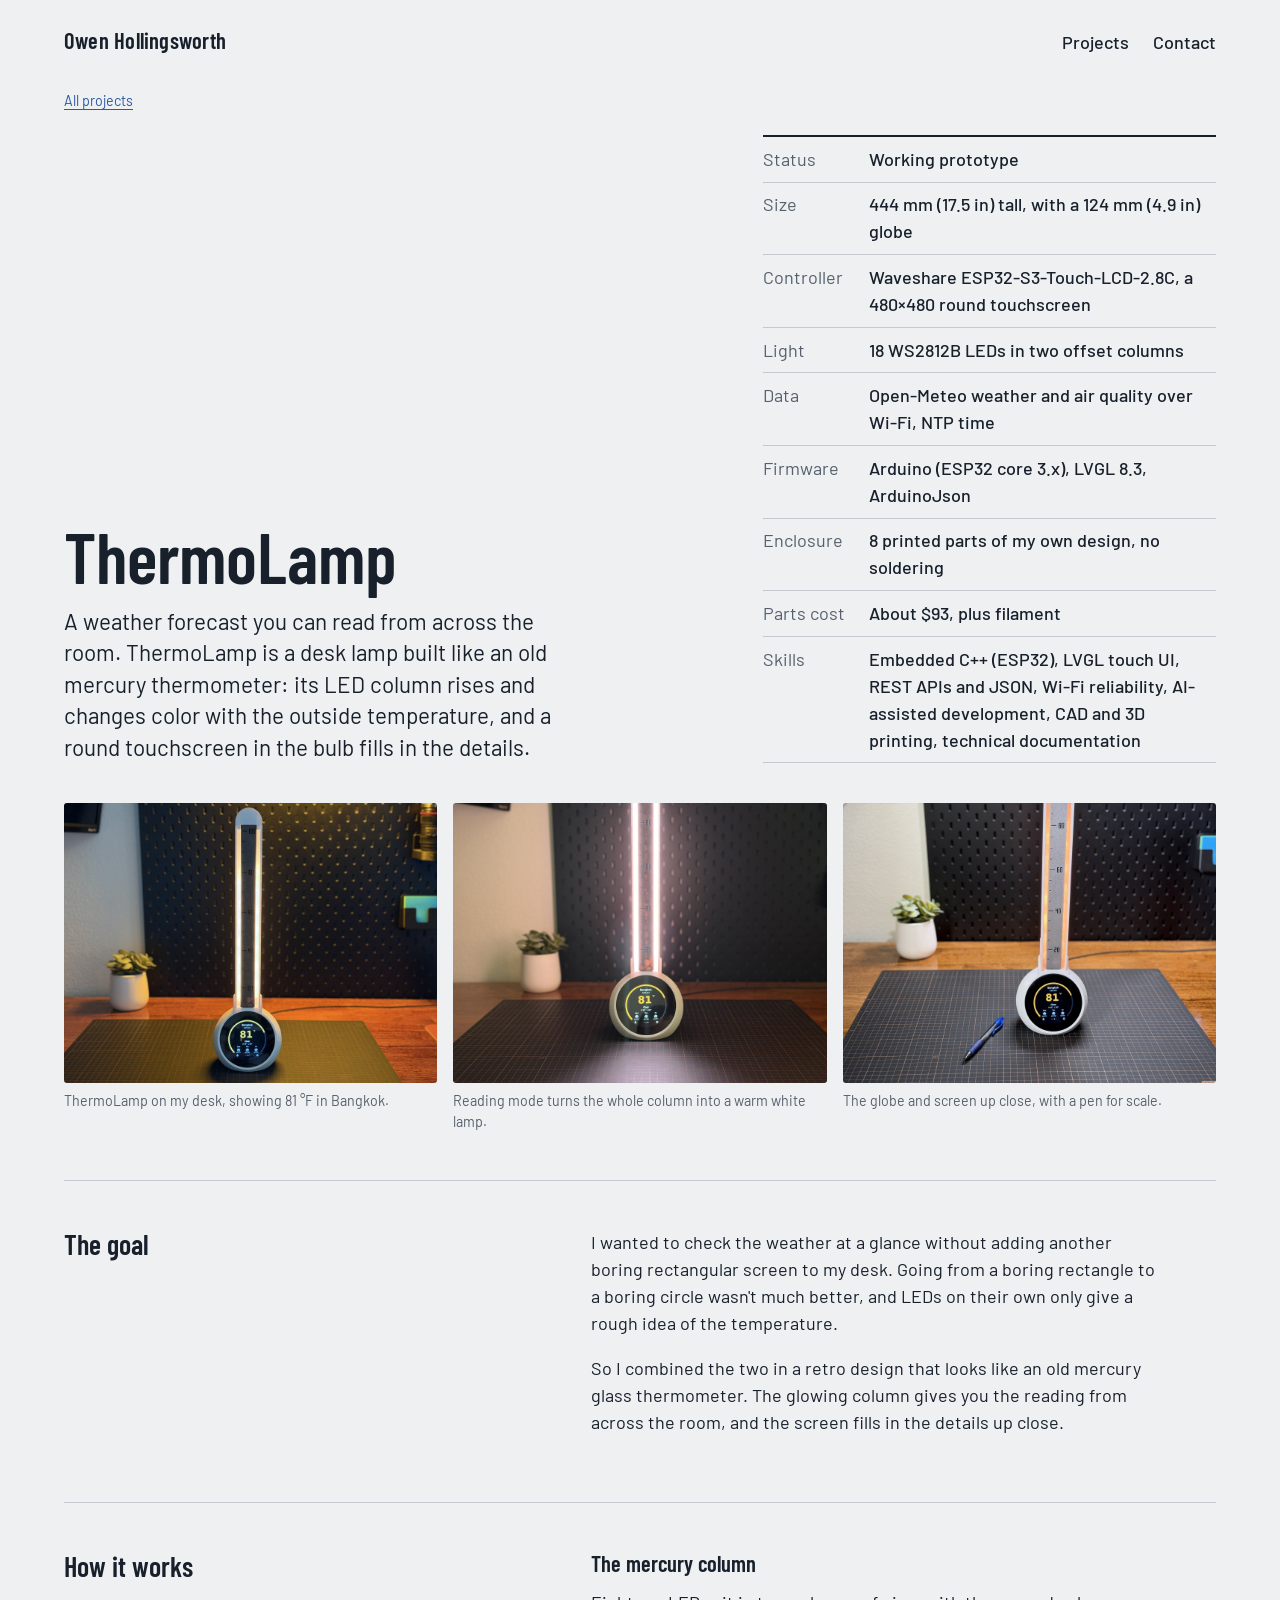
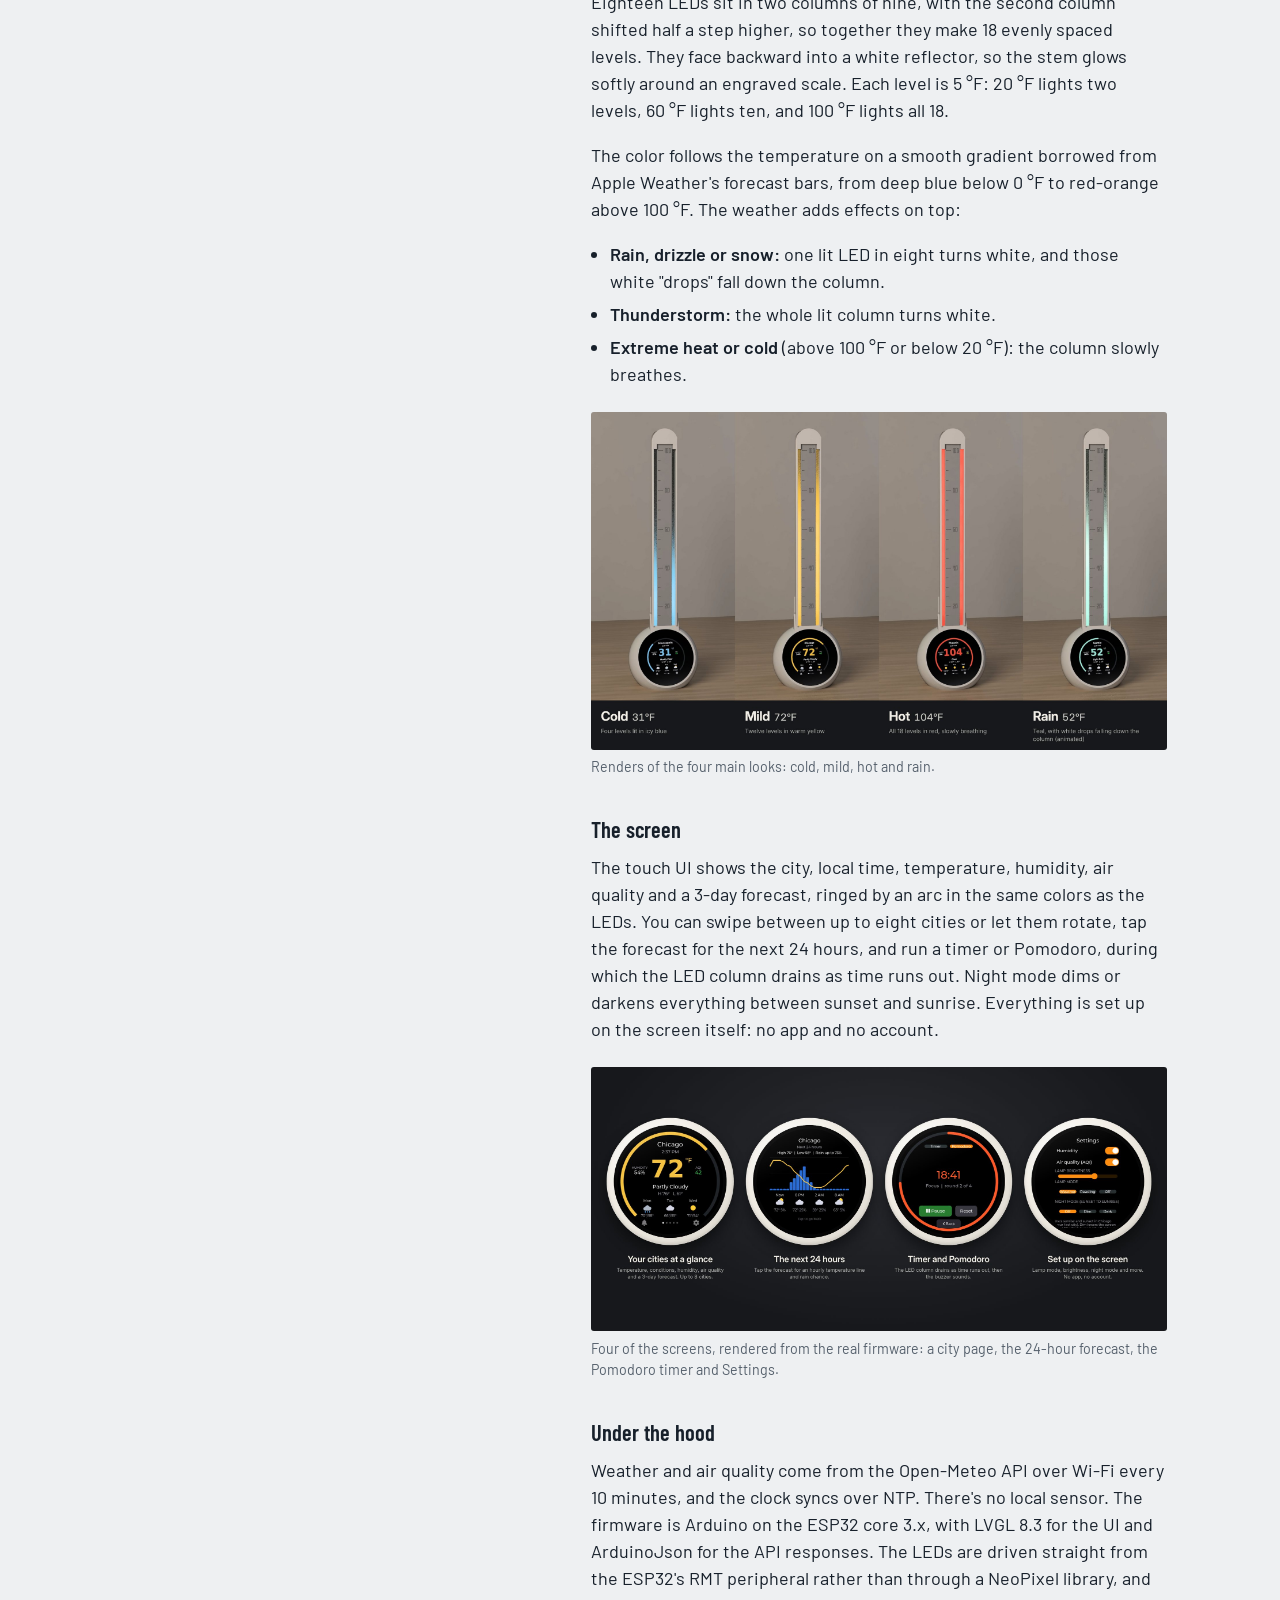
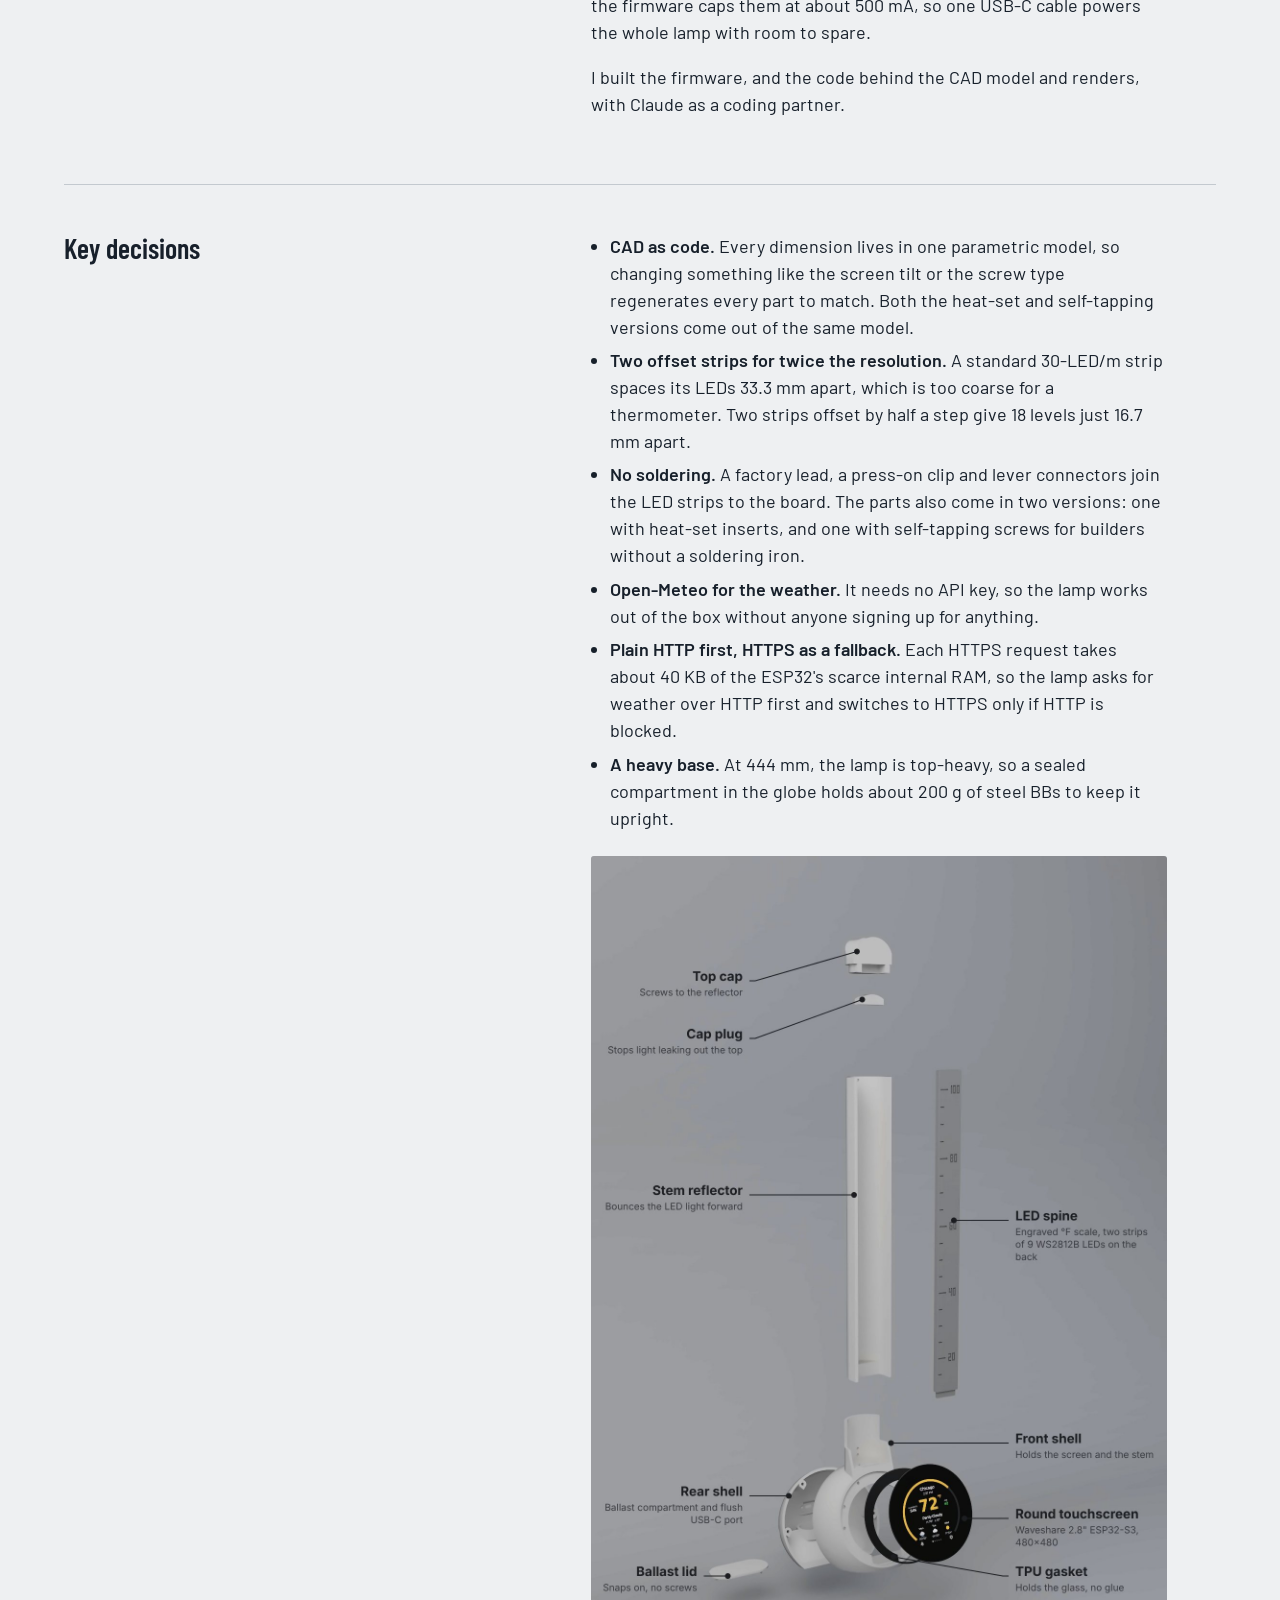
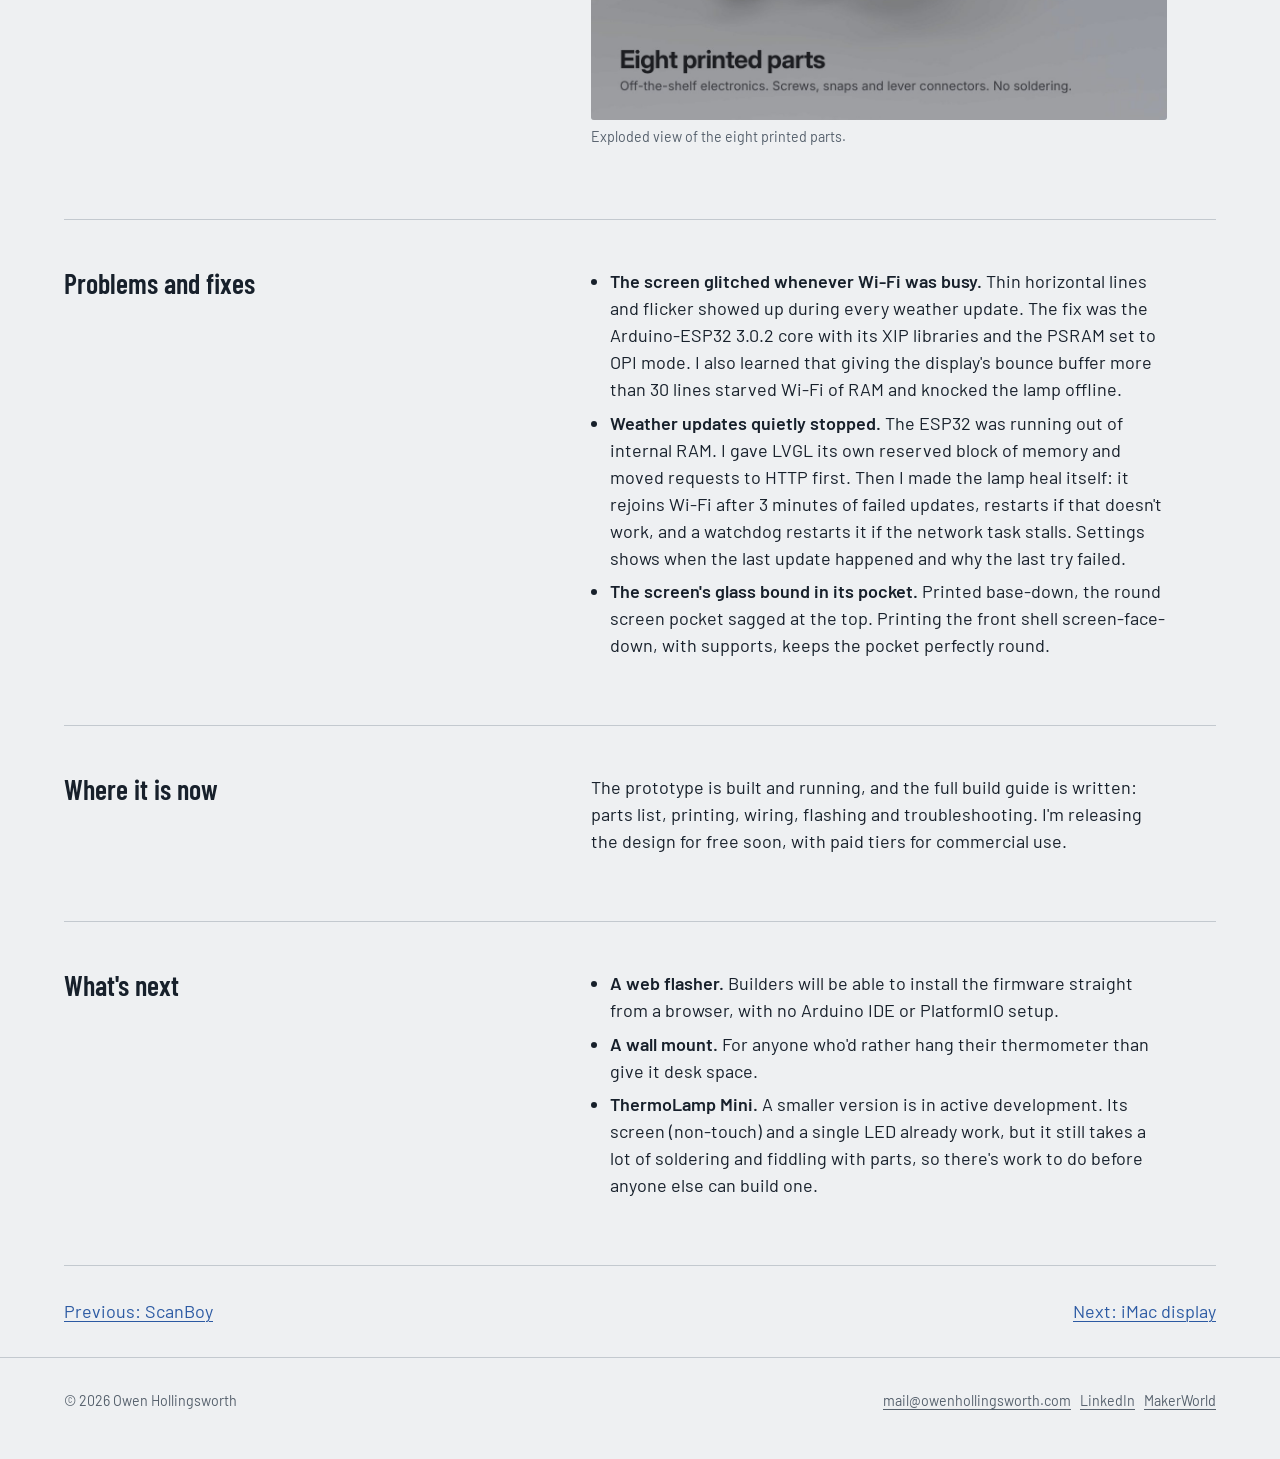
<file: projects/thermolamp.html>
<!doctype html>
<html lang="en">
<head>
<meta charset="utf-8">
<meta name="viewport" content="width=device-width, initial-scale=1">
<title>ThermoLamp | Owen Hollingsworth</title>
<link rel="canonical" href="https://owenhollingsworth.com/projects/thermolamp.html">
<meta property="og:type" content="website">
<meta property="og:site_name" content="Owen Hollingsworth">
<meta property="og:title" content="ThermoLamp | Owen Hollingsworth">
<meta property="og:description" content="A weather forecast you can read from across the room. ThermoLamp is a desk lamp built like an old mercury thermometer: its LED column rises and changes color with the outside temperature, and a…">
<meta property="og:url" content="https://owenhollingsworth.com/projects/thermolamp.html">
<meta property="og:image" content="https://owenhollingsworth.com/images/og/thermolamp.jpg">
<meta property="og:image:alt" content="ThermoLamp | Owen Hollingsworth">
<meta property="og:image:width" content="1200">
<meta property="og:image:height" content="630">
<meta name="twitter:card" content="summary_large_image">
<meta name="description" content="A weather forecast you can read from across the room. ThermoLamp is a desk lamp built like an old mercury thermometer: its LED column rises and changes color with the outside temperature, and a…">
<link rel="preload" href="/fonts/barlow-latin-400-normal.woff2" as="font" type="font/woff2" crossorigin>
<link rel="preload" href="/fonts/barlow-condensed-latin-600-normal.woff2" as="font" type="font/woff2" crossorigin>
<link rel="stylesheet" href="/style.css">
<link rel="icon" href="/favicon.svg" type="image/svg+xml">
</head>
<body>
<header class="site-head"><div class="wrap">
<a class="site-name" href="/">Owen Hollingsworth</a>
<nav class="site-nav" aria-label="Main"><a href="/#projects">Projects</a><a href="/#contact">Contact</a></nav>
</div></header>
<main>

<div class="wrap">
<p class="crumb"><a href="/#projects">All projects</a></p>
<header class="project-head">
<div><h1>ThermoLamp</h1><p class="lede">A weather forecast you can read from across the room. ThermoLamp is a desk lamp built like an old mercury thermometer: its LED column rises and changes color with the outside temperature, and a round touchscreen in the bulb fills in the details.</p></div>
<dl class="spec"><dt>Status</dt><dd>Working prototype</dd><dt>Size</dt><dd>444 mm (17.5 in) tall, with a 124 mm (4.9 in) globe</dd><dt>Controller</dt><dd>Waveshare ESP32-S3-Touch-LCD-2.8C, a 480×480 round touchscreen</dd><dt>Light</dt><dd>18 WS2812B LEDs in two offset columns</dd><dt>Data</dt><dd>Open-Meteo weather and air quality over Wi-Fi, NTP time</dd><dt>Firmware</dt><dd>Arduino (ESP32 core 3.x), LVGL 8.3, ArduinoJson</dd><dt>Enclosure</dt><dd>8 printed parts of my own design, no soldering</dd><dt>Parts cost</dt><dd>About $93, plus filament</dd><dt>Skills</dt><dd>Embedded C++ (ESP32), LVGL touch UI, REST APIs and JSON, Wi-Fi reliability, AI-assisted development, CAD and 3D printing, technical documentation</dd></dl>
</header>
<div class="gallery"><figure><a href="/images/thermolamp-01-hero.jpg"><img src="/images/thermolamp-01-hero.jpg" alt="A tall white 3D-printed lamp shaped like a thermometer, with a glowing LED column beside an engraved 20 to 100 degree scale and a round touchscreen in its globe showing 81 degrees." loading="lazy"></a><figcaption>ThermoLamp on my desk, showing 81 °F in Bangkok.</figcaption></figure><figure><a href="/images/thermolamp-02-reading-mode.jpg"><img src="/images/thermolamp-02-reading-mode.jpg" alt="The lamp&#x27;s stem glowing bright warm white, lighting the desk below it." loading="lazy"></a><figcaption>Reading mode turns the whole column into a warm white lamp.</figcaption></figure><figure><a href="/images/thermolamp-03-scale.jpg"><img src="/images/thermolamp-03-scale.jpg" alt="The lamp&#x27;s white globe with its round screen, next to a ballpoint pen on a cutting mat." loading="lazy"></a><figcaption>The globe and screen up close, with a pen for scale.</figcaption></figure></div>
<section class="body"><h2>The goal</h2><div class="prose"><p>I wanted to check the weather at a glance without adding another boring rectangular screen to my desk. Going from a boring rectangle to a boring circle wasn't much better, and LEDs on their own only give a rough idea of the temperature.</p><p>So I combined the two in a retro design that looks like an old mercury glass thermometer. The glowing column gives you the reading from across the room, and the screen fills in the details up close.</p></div></section><section class="body"><h2>How it works</h2><div class="prose"><h3>The mercury column</h3><p>Eighteen LEDs sit in two columns of nine, with the second column shifted half a step higher, so together they make 18 evenly spaced levels. They face backward into a white reflector, so the stem glows softly around an engraved scale. Each level is 5 °F: 20 °F lights two levels, 60 °F lights ten, and 100 °F lights all 18.</p><p>The color follows the temperature on a smooth gradient borrowed from Apple Weather's forecast bars, from deep blue below 0 °F to red-orange above 100 °F. The weather adds effects on top:</p><ul><li><strong>Rain, drizzle or snow:</strong> one lit LED in eight turns white, and those white "drops" fall down the column.</li><li><strong>Thunderstorm:</strong> the whole lit column turns white.</li><li><strong>Extreme heat or cold</strong> (above 100 °F or below 20 °F): the column slowly breathes.</li></ul><div class="figs"><figure><a href="/images/thermolamp-04-weather-states.jpg"><img src="/images/thermolamp-04-weather-states.jpg" alt="Four renders of the lamp side by side: 31 degrees with four icy blue levels lit, 72 degrees with twelve yellow levels, 104 degrees with the full column red, and 52 degrees in teal with white raindrops." loading="lazy" class="whole"></a><figcaption>Renders of the four main looks: cold, mild, hot and rain.</figcaption></figure></div><h3>The screen</h3><p>The touch UI shows the city, local time, temperature, humidity, air quality and a 3-day forecast, ringed by an arc in the same colors as the LEDs. You can swipe between up to eight cities or let them rotate, tap the forecast for the next 24 hours, and run a timer or Pomodoro, during which the LED column drains as time runs out. Night mode dims or darkens everything between sunset and sunrise. Everything is set up on the screen itself: no app and no account.</p><div class="figs"><figure><a href="/images/thermolamp-05-screens.jpg"><img src="/images/thermolamp-05-screens.jpg" alt="Four round screens: Chicago at 72 degrees with humidity, air quality and a 3-day forecast; a 24-hour temperature line over rain-chance bars; a Pomodoro countdown at 18:41; and a Settings page with toggles and a brightness slider." loading="lazy" class="whole"></a><figcaption>Four of the screens, rendered from the real firmware: a city page, the 24-hour forecast, the Pomodoro timer and Settings.</figcaption></figure></div><h3>Under the hood</h3><p>Weather and air quality come from the Open-Meteo API over Wi-Fi every 10 minutes, and the clock syncs over NTP. There's no local sensor. The firmware is Arduino on the ESP32 core 3.x, with LVGL 8.3 for the UI and ArduinoJson for the API responses. The LEDs are driven straight from the ESP32's RMT peripheral rather than through a NeoPixel library, and the firmware caps them at about 500 mA, so one USB-C cable powers the whole lamp with room to spare.</p><p>I built the firmware, and the code behind the CAD model and renders, with Claude as a coding partner.</p></div></section><section class="body"><h2>Key decisions</h2><div class="prose"><ul><li><strong>CAD as code.</strong> Every dimension lives in one parametric model, so changing something like the screen tilt or the screw type regenerates every part to match. Both the heat-set and self-tapping versions come out of the same model.</li><li><strong>Two offset strips for twice the resolution.</strong> A standard 30-LED/m strip spaces its LEDs 33.3 mm apart, which is too coarse for a thermometer. Two strips offset by half a step give 18 levels just 16.7 mm apart.</li><li><strong>No soldering.</strong> A factory lead, a press-on clip and lever connectors join the LED strips to the board. The parts also come in two versions: one with heat-set inserts, and one with self-tapping screws for builders without a soldering iron.</li><li><strong>Open-Meteo for the weather.</strong> It needs no API key, so the lamp works out of the box without anyone signing up for anything.</li><li><strong>Plain HTTP first, HTTPS as a fallback.</strong> Each HTTPS request takes about 40 KB of the ESP32's scarce internal RAM, so the lamp asks for weather over HTTP first and switches to HTTPS only if HTTP is blocked.</li><li><strong>A heavy base.</strong> At 444 mm, the lamp is top-heavy, so a sealed compartment in the globe holds about 200 g of steel BBs to keep it upright.</li></ul><div class="figs"><figure><a href="/images/thermolamp-06-exploded.jpg"><img src="/images/thermolamp-06-exploded.jpg" alt="Exploded view of the lamp: top cap and cap plug, stem reflector, engraved LED spine, front shell holding the round touchscreen and TPU gasket, rear shell with the ballast compartment and USB-C port, and a snap-on ballast lid." loading="lazy" class="whole"></a><figcaption>Exploded view of the eight printed parts.</figcaption></figure></div></div></section><section class="body"><h2>Problems and fixes</h2><div class="prose"><ul><li><strong>The screen glitched whenever Wi-Fi was busy.</strong> Thin horizontal lines and flicker showed up during every weather update. The fix was the Arduino-ESP32 3.0.2 core with its XIP libraries and the PSRAM set to OPI mode. I also learned that giving the display's bounce buffer more than 30 lines starved Wi-Fi of RAM and knocked the lamp offline.</li><li><strong>Weather updates quietly stopped.</strong> The ESP32 was running out of internal RAM. I gave LVGL its own reserved block of memory and moved requests to HTTP first. Then I made the lamp heal itself: it rejoins Wi-Fi after 3 minutes of failed updates, restarts if that doesn't work, and a watchdog restarts it if the network task stalls. Settings shows when the last update happened and why the last try failed.</li><li><strong>The screen's glass bound in its pocket.</strong> Printed base-down, the round screen pocket sagged at the top. Printing the front shell screen-face-down, with supports, keeps the pocket perfectly round.</li></ul></div></section><section class="body"><h2>Where it is now</h2><div class="prose"><p>The prototype is built and running, and the full build guide is written: parts list, printing, wiring, flashing and troubleshooting. I'm releasing the design for free soon, with paid tiers for commercial use.</p></div></section><section class="body"><h2>What's next</h2><div class="prose"><ul><li><strong>A web flasher.</strong> Builders will be able to install the firmware straight from a browser, with no Arduino IDE or PlatformIO setup.</li><li><strong>A wall mount.</strong> For anyone who'd rather hang their thermometer than give it desk space.</li><li><strong>ThermoLamp Mini.</strong> A smaller version is in active development. Its screen (non-touch) and a single LED already work, but it still takes a lot of soldering and fiddling with parts, so there's work to do before anyone else can build one.</li></ul></div></section>

<nav class="next" aria-label="More projects"><a href="/projects/scanboy.html">Previous: ScanBoy</a><a href="/projects/imac-display.html">Next: iMac display</a></nav>
</div>

</main>
<footer class="site-foot"><div class="wrap">
<span>© 2026 Owen Hollingsworth</span>
<span><a href="mailto:mail@owenhollingsworth.com">mail@owenhollingsworth.com</a> &nbsp; <a href="https://www.linkedin.com/in/owen-hollingsworth-677b1444a/">LinkedIn</a> &nbsp; <a href="https://makerworld.com/en/@hollowen">MakerWorld</a></span>
</div></footer>
</body>
</html>
</file>
<file: style.css>
/* Owen Hollingsworth — portfolio
   Palette: anodized aluminum panels on a cool paper ground, slate ink,
   one amber "link LED" accent. Type: Barlow + Barlow Condensed. */

@font-face { font-family: "Barlow"; font-weight: 400; font-style: normal; font-display: swap; src: url("/fonts/barlow-latin-400-normal.woff2") format("woff2"); }
@font-face { font-family: "Barlow"; font-weight: 400; font-style: italic; font-display: swap; src: url("/fonts/barlow-latin-400-italic.woff2") format("woff2"); }
@font-face { font-family: "Barlow"; font-weight: 500; font-style: normal; font-display: swap; src: url("/fonts/barlow-latin-500-normal.woff2") format("woff2"); }
@font-face { font-family: "Barlow"; font-weight: 600; font-style: normal; font-display: swap; src: url("/fonts/barlow-latin-600-normal.woff2") format("woff2"); }
@font-face { font-family: "Barlow Condensed"; font-weight: 500; font-style: normal; font-display: swap; src: url("/fonts/barlow-condensed-latin-500-normal.woff2") format("woff2"); }
@font-face { font-family: "Barlow Condensed"; font-weight: 600; font-style: normal; font-display: swap; src: url("/fonts/barlow-condensed-latin-600-normal.woff2") format("woff2"); }

:root {
  --paper: #eef0f2;
  --panel: #d5dade;
  --panel-hi: #e3e7ea;
  --rail: #29313b;
  --ink: #17202b;
  --muted: #55606c;
  --rule: #c3c9cf;
  --led: #e8a33d;
  --link: #2c5aa3;

  --body: "Barlow", system-ui, sans-serif;
  --cond: "Barlow Condensed", "Barlow", system-ui, sans-serif;

  /* Modular scale, ratio 1.25 from 18px */
  --s-1: 0.889rem;
  --s0: 1.125rem;
  --s1: 1.406rem;
  --s2: 1.758rem;
  --s3: 2.197rem;
  --s4: 2.747rem;
  --s5: 3.433rem;

  --measure: 36rem;
  --u: 3.25rem; /* one rack unit on screen */
}

* { box-sizing: border-box; }
html { -webkit-text-size-adjust: 100%; }
body {
  margin: 0;
  background: var(--paper);
  color: var(--ink);
  font-family: var(--body);
  font-size: var(--s0);
  line-height: 1.5;
}
img { max-width: 100%; display: block; }
a { color: var(--link); text-underline-offset: 0.18em; text-decoration-thickness: 1px; }
a:hover { text-decoration-thickness: 2px; }
:focus-visible { outline: 3px solid var(--led); outline-offset: 3px; border-radius: 2px; }

.wrap { width: min(72rem, 100% - 2.5rem); margin-inline: auto; }

/* ---------- Header ---------- */
.site-head { padding-block: 1.5rem; }
.site-head .wrap { display: flex; flex-wrap: wrap; align-items: baseline; justify-content: space-between; gap: 0.75rem 2rem; }
.site-name { font-family: var(--cond); font-weight: 600; font-size: var(--s1); color: var(--ink); text-decoration: none; letter-spacing: 0.01em; }
.site-nav { display: flex; gap: 1.5rem; }
.site-nav a { color: var(--ink); text-decoration: none; font-weight: 500; }
.site-nav a:hover, .site-nav a[aria-current="page"] { text-decoration: underline; text-decoration-color: var(--led); text-decoration-thickness: 3px; text-underline-offset: 0.35em; }

/* ---------- Home hero ---------- */
.hero { display: grid; grid-template-columns: minmax(0, 1fr) minmax(0, 1.35fr); gap: 3rem 4rem; align-items: start; padding-block: 2.5rem 4rem; }
.hero h1 { font-family: var(--cond); font-weight: 600; font-size: clamp(var(--s4), 6.5vw, 5.4rem); line-height: 0.95; margin: 0 0 1.5rem; letter-spacing: -0.01em; }
.hero .lede { font-size: var(--s1); line-height: 1.4; margin: 0 0 1.25rem; max-width: 26rem; }
.hero .facts { list-style: none; padding: 0; margin: 0 0 2rem; color: var(--muted); }
.hero .facts li { padding-block: 0.15rem; }
.hero .hint { color: var(--muted); font-size: var(--s-1); margin: 0; max-width: 22rem; }

/* ---------- The rack ---------- */
.rack {
  --rail-w: 1.7rem;
  position: relative;
  background: var(--rail);
  padding: 0.6rem var(--rail-w);
  border-radius: 6px;
  box-shadow: 0 1px 0 rgba(255,255,255,.08) inset, 0 18px 40px -24px rgba(23,32,43,.55);
}
/* square cage-nut holes down both rails */
.rack::before, .rack::after {
  content: "";
  position: absolute; top: 0.6rem; bottom: 0.6rem; width: 0.55rem;
  background: repeating-linear-gradient(to bottom, transparent 0 0.42rem, #0f141a 0.42rem 0.97rem, transparent 0.97rem calc(var(--u) / 3));
}
.rack::before { left: 0.52rem; }
.rack::after { right: 0.52rem; }

.rack ol { list-style: none; margin: 0; padding: 0; display: grid; gap: 2px; }

.unit { --h: 1; }
.unit[data-u="2"] { --h: 2; }
.unit[data-u="3"] { --h: 3; }

.unit a, .unit .blank {
  position: relative;
  display: grid;
  grid-template-columns: auto 1fr auto;
  align-items: center;
  gap: 0 1.1rem;
  min-height: calc(var(--u) * var(--h));
  padding: 0.5rem 2.6rem;
  background: linear-gradient(180deg, var(--panel-hi), var(--panel) 55%, #cbd1d6);
  border-radius: 2px;
  color: var(--ink);
  text-decoration: none;
  box-shadow: 0 1px 0 rgba(255,255,255,.7) inset, 0 -1px 0 rgba(0,0,0,.12) inset;
  transition: transform .18s ease, box-shadow .18s ease;
}
/* rack-ear screws */
.unit a::before, .unit a::after, .unit .blank::before, .unit .blank::after {
  content: "";
  position: absolute; top: 50%; width: 0.62rem; height: 0.62rem; margin-top: -0.31rem;
  border-radius: 50%;
  background: radial-gradient(circle at 35% 35%, #f4f6f7, #9aa3ab 70%);
  box-shadow: 0 0 0 1px rgba(0,0,0,.25);
}
.unit a::before, .unit .blank::before { left: 0.85rem; }
.unit a::after, .unit .blank::after { right: 0.85rem; }

.unit a:hover { transform: translateY(-1px); box-shadow: 0 1px 0 rgba(255,255,255,.7) inset, 0 6px 14px -6px rgba(0,0,0,.55); }
.unit a:focus-visible { outline-offset: -3px; }

.unit .plate {
  font-family: var(--cond); font-weight: 600; font-size: var(--s1); line-height: 1;
  padding: 0.35rem 0.6rem 0.4rem;
  background: var(--ink); color: var(--paper);
  border-radius: 2px;
  min-width: 7.5rem;
}
.unit .what { color: var(--muted); font-size: var(--s-1); line-height: 1.3; }
.unit .led {
  width: 0.55rem; height: 0.55rem; border-radius: 50%;
  background: #8c949c;
}
.unit .led.on { background: var(--led); box-shadow: 0 0 0 2px rgba(232,163,61,.22), 0 0 8px rgba(232,163,61,.8); }
.unit .led.wip { background: var(--led); opacity: .45; }

.unit .blank { grid-template-columns: 1fr; }
.unit .blank span {
  height: 55%;
  background: repeating-linear-gradient(90deg, rgba(23,32,43,.55) 0 0.5rem, transparent 0.5rem 0.9rem);
  border-radius: 2px;
  -webkit-mask: linear-gradient(#000, #000) center / 70% 100% no-repeat;
          mask: linear-gradient(#000, #000) center / 70% 100% no-repeat;
}

.rack-key { display: flex; gap: 1.5rem; margin: 0.9rem 0 0; color: var(--muted); font-size: var(--s-1); }
.rack-key span { display: inline-flex; align-items: center; gap: 0.45rem; }
.rack-key .led { display: inline-block; width: 0.5rem; height: 0.5rem; border-radius: 50%; }

/* one orchestrated moment: the LEDs come up in order on first load */
@media (prefers-reduced-motion: no-preference) {
  .rack .led.on, .rack .led.wip { animation: power 0.5s ease-out both; animation-delay: calc(0.25s + var(--i, 0) * 0.14s); }
  @keyframes power { from { background: #8c949c; box-shadow: none; opacity: 1; } }
}

/* ---------- Home sections ---------- */
.band { padding-block: 3.5rem; border-top: 1px solid var(--rule); }
.band h2 { font-family: var(--cond); font-weight: 600; font-size: var(--s3); line-height: 1.05; margin: 0 0 1.25rem; }
.split { display: grid; grid-template-columns: minmax(0, 1fr) minmax(0, 1.35fr); gap: 2rem 4rem; }
.split > :last-child > :first-child { margin-top: 0; }
.prose { max-width: var(--measure); }
.prose p { margin: 0 0 1em; }
/* sub-points inside a standard write-up section, e.g. Storage under How it works */
.prose h3 { font-family: var(--cond); font-weight: 600; font-size: var(--s1); line-height: 1.15; margin: 1.75em 0 0.5em; }
.prose h3:first-child { margin-top: 0; }
/* photos placed inside a write-up section */
.figs { display: grid; grid-template-columns: repeat(auto-fit, minmax(13rem, 1fr)); gap: 1rem; margin: 1.5rem 0; }
.figs figure { margin: 0; }
.figs img { width: 100%; aspect-ratio: 4 / 3; object-fit: cover; border-radius: 3px; background: var(--panel); }
.figs img.whole { aspect-ratio: auto; object-fit: contain; }
.figs video { display: block; width: 100%; border-radius: 3px; background: var(--panel); }
.figs figcaption { color: var(--muted); font-size: var(--s-1); margin-top: 0.4rem; }

.builds { list-style: none; padding: 0; margin: 0; }
.builds li { display: grid; grid-template-columns: 11rem 1fr; gap: 0.25rem 1.5rem; padding-block: 1rem; border-bottom: 1px solid var(--rule); }
.builds li:first-child { padding-top: 0; }
.builds strong { font-family: var(--cond); font-weight: 600; font-size: var(--s1); line-height: 1.15; }
.builds p { margin: 0; color: var(--muted); max-width: var(--measure); }

.contact-line { font-family: var(--cond); font-weight: 600; font-size: clamp(var(--s2), 4vw, var(--s4)); line-height: 1.1; margin: 0 0 1rem; }
.contact-line a { color: var(--ink); text-decoration-color: var(--led); text-decoration-thickness: 3px; }

/* ---------- Project pages ---------- */
.crumb { margin: 0.5rem 0 0; font-size: var(--s-1); }
.project-head { padding-block: 1.5rem 2.5rem; display: grid; grid-template-columns: minmax(0, 1.4fr) minmax(0, 1fr); gap: 2rem 4rem; align-items: end; }
.project-head h1 { font-family: var(--cond); font-weight: 600; font-size: clamp(var(--s4), 7vw, calc(var(--s5) * 1.3)); line-height: 0.95; margin: 0 0 1rem; }
.project-head .lede { font-size: var(--s1); line-height: 1.4; margin: 0; max-width: 32rem; }

.spec { margin: 0; display: grid; grid-template-columns: auto 1fr; border-top: 2px solid var(--ink); }
.spec dt, .spec dd { padding: 0.55rem 0; border-bottom: 1px solid var(--rule); margin: 0; }
.spec dt { color: var(--muted); padding-right: 1.5rem; }
.spec dd { font-weight: 500; }

.gallery { display: grid; grid-template-columns: repeat(auto-fit, minmax(16rem, 1fr)); gap: 1rem; margin-bottom: 3rem; }
.gallery figure { margin: 0; }
.gallery img { width: 100%; aspect-ratio: 4 / 3; object-fit: cover; border-radius: 3px; background: var(--panel); }
.gallery img.whole { aspect-ratio: auto; object-fit: contain; }
.photo-slot {
  aspect-ratio: 4 / 3; display: grid; place-items: center; text-align: center; padding: 1rem;
  border: 2px dashed var(--rule); border-radius: 3px; color: var(--muted); font-size: var(--s-1);
}
.gallery figcaption { color: var(--muted); font-size: var(--s-1); margin-top: 0.4rem; }

.body { display: grid; grid-template-columns: minmax(0, 1fr) minmax(0, 1.35fr); gap: 2rem 4rem; padding-block: 3rem; border-top: 1px solid var(--rule); }
.body h2 { font-family: var(--cond); font-weight: 600; font-size: var(--s2); line-height: 1.1; margin: 0; }
.body ul { margin: 0 0 1em; padding-left: 1.2rem; }
.body li { margin-bottom: 0.4rem; }

.next { display: flex; justify-content: space-between; gap: 1rem; padding-block: 2rem; border-top: 1px solid var(--rule); }

/* Text Owen still needs to supply. Highlighted so it can't slip through. */
.todo { background: #fde9c4; box-shadow: 0 0 0 2px #fde9c4; border-radius: 2px; }

/* ---------- Résumé ---------- */
.resume { padding-bottom: 3rem; }
.resume h1 { font-family: var(--cond); font-weight: 600; font-size: clamp(var(--s4), 6vw, var(--s5)); line-height: 1; margin: 0 0 0.75rem; }
.resume .lede { font-size: var(--s1); max-width: 40rem; margin: 0 0 2.5rem; }
.job { display: grid; grid-template-columns: 14rem minmax(0, 1fr); gap: 0.5rem 3rem; padding-block: 1.75rem; border-top: 1px solid var(--rule); }
.job h3 { font-family: var(--cond); font-weight: 600; font-size: var(--s1); line-height: 1.15; margin: 0 0 0.25rem; }
.job .when { color: var(--muted); margin: 0; font-size: var(--s-1); }
.job ul { margin: 0; padding-left: 1.2rem; max-width: 40rem; }
.job li { margin-bottom: 0.4rem; }
.resume-actions { margin: 0 0 2.5rem; }
.button {
  border: 0; font: inherit; cursor: pointer;
  display: inline-block; padding: 0.6rem 1.1rem; border-radius: 3px;
  background: var(--ink); color: var(--paper); text-decoration: none; font-weight: 500;
}
.button:hover { background: #26323f; }

/* ---------- Footer ---------- */
.site-foot { border-top: 1px solid var(--rule); padding-block: 2rem 3rem; color: var(--muted); font-size: var(--s-1); }
.site-foot .wrap { display: flex; flex-wrap: wrap; justify-content: space-between; gap: 1rem; }
.site-foot a { color: var(--muted); }

/* ---------- Small screens ---------- */
@media (max-width: 52rem) {
  .hero, .split, .project-head, .body { grid-template-columns: 1fr; }
  .hero { gap: 2.5rem; padding-top: 1rem; }
  .job { grid-template-columns: 1fr; }
  .builds li { grid-template-columns: 1fr; }
}
@media (max-width: 34rem) {
  :root { --u: 3.6rem; }
  .rack { --rail-w: 1.1rem; }
  .rack::before { left: 0.3rem; } .rack::after { right: 0.3rem; }
  .unit a, .unit .blank { grid-template-columns: 1fr auto; padding-inline: 2.1rem; gap: 0.35rem 0.75rem; }
  .unit .plate { justify-self: start; min-width: 0; }
  .unit .what { grid-column: 1; }
  .unit .led { grid-row: 1; grid-column: 2; }
  .unit a::before, .unit .blank::before { left: 0.6rem; }
  .unit a::after, .unit .blank::after { right: 0.6rem; }
}

@media print {
  .site-head nav, .site-foot, .resume-actions { display: none; }
  body { background: #fff; font-size: 11pt; }
}
</file>
